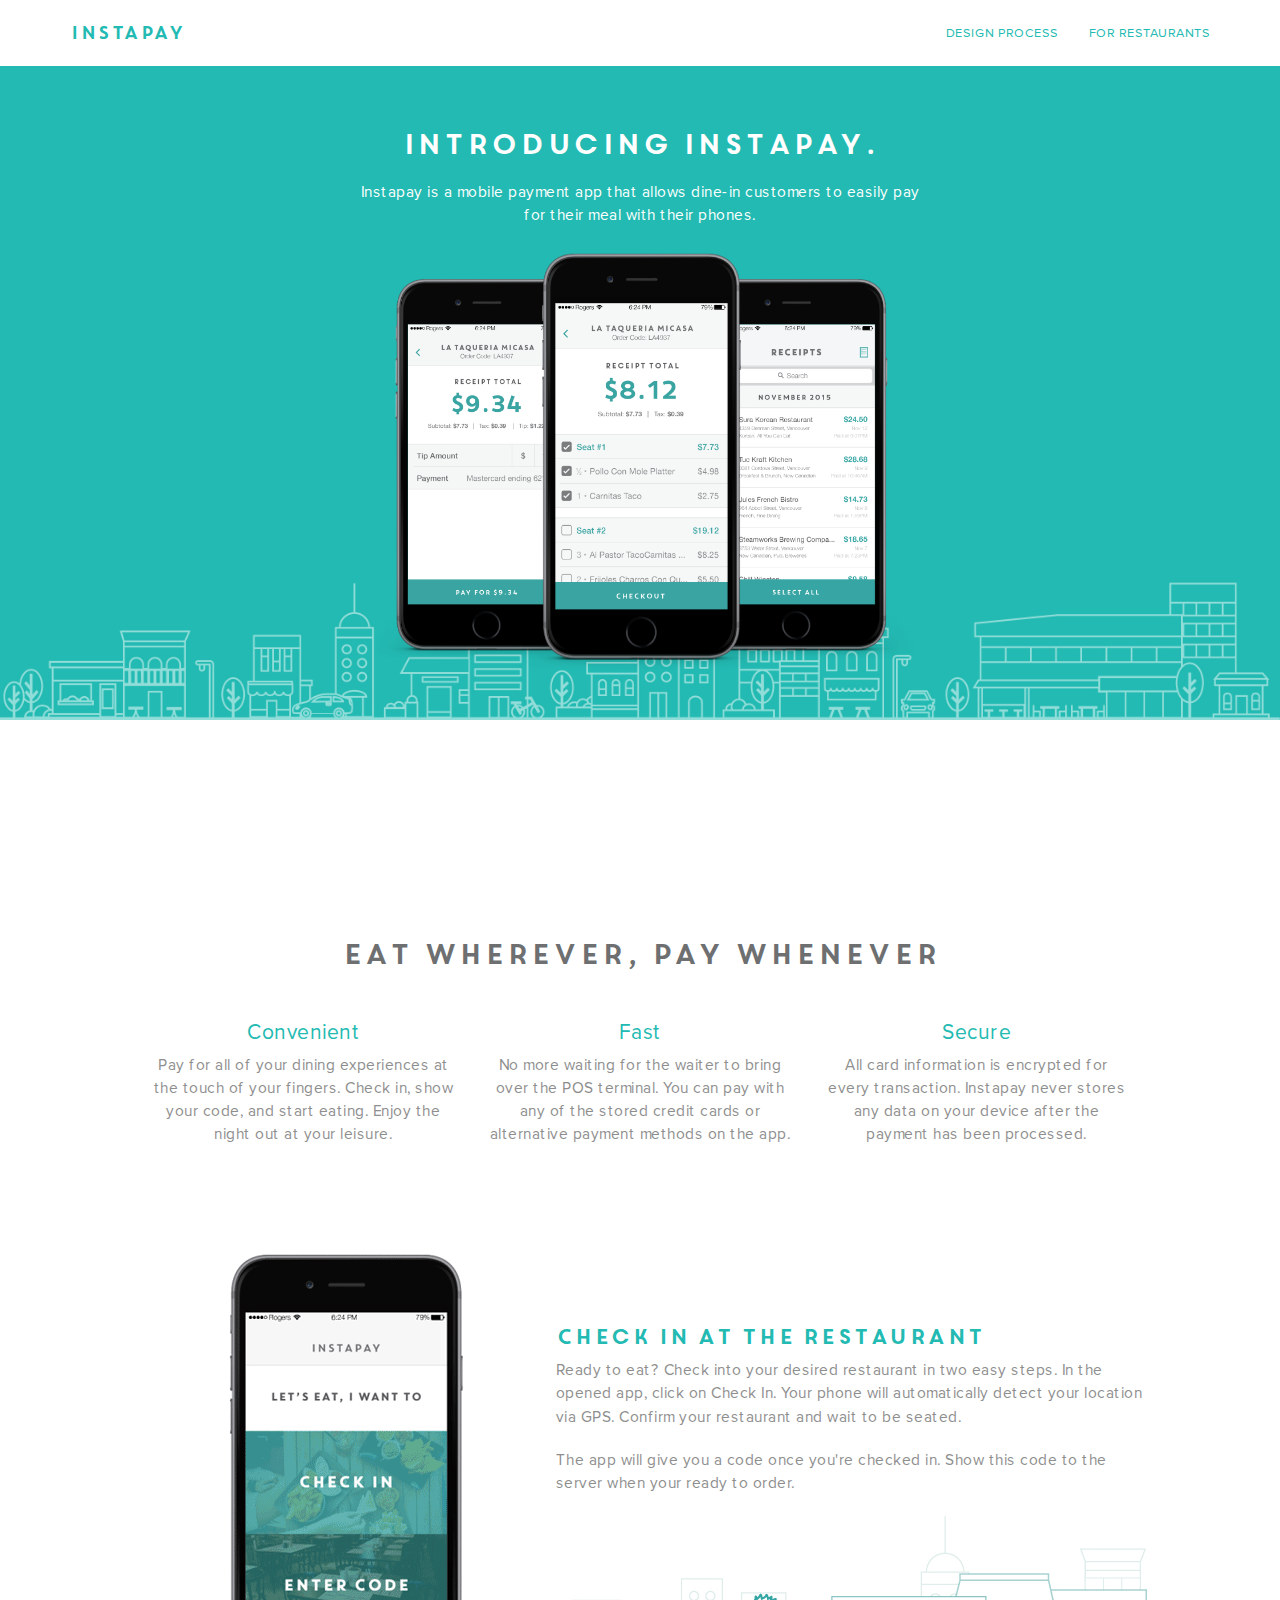
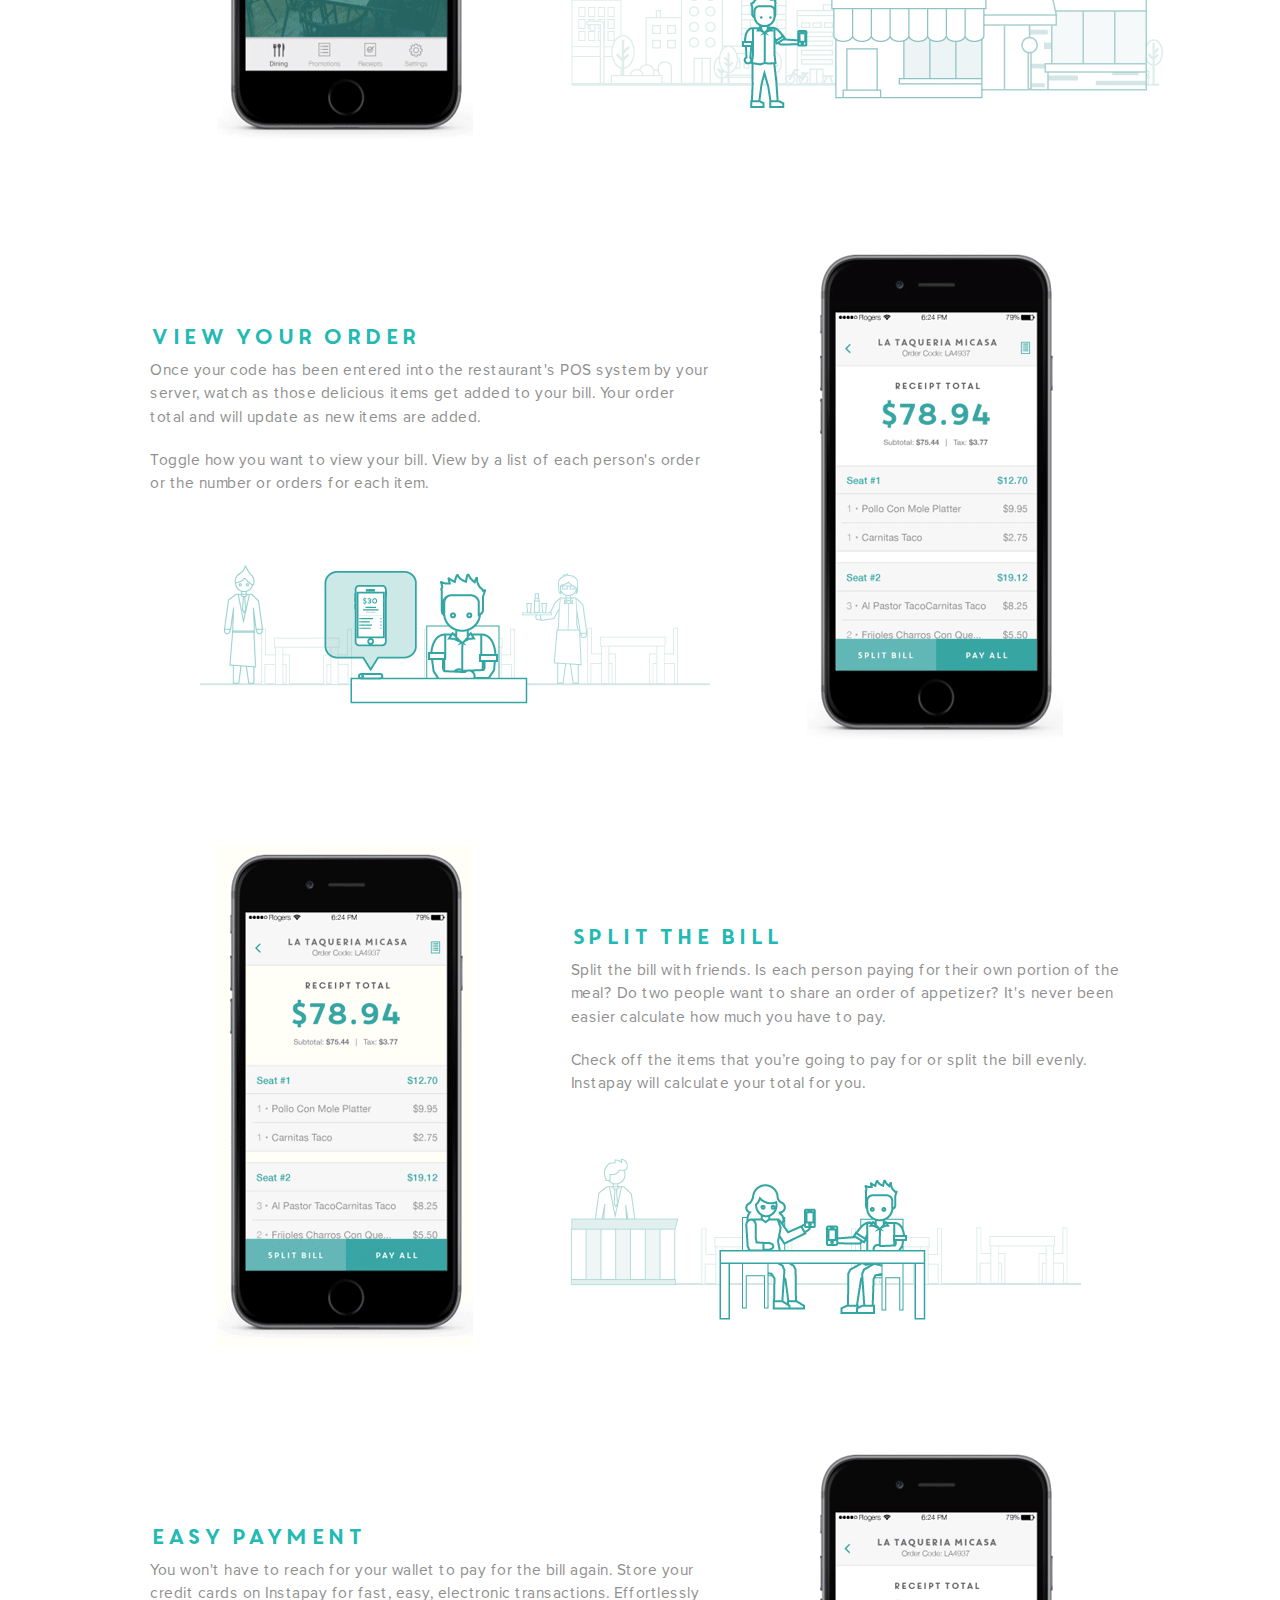
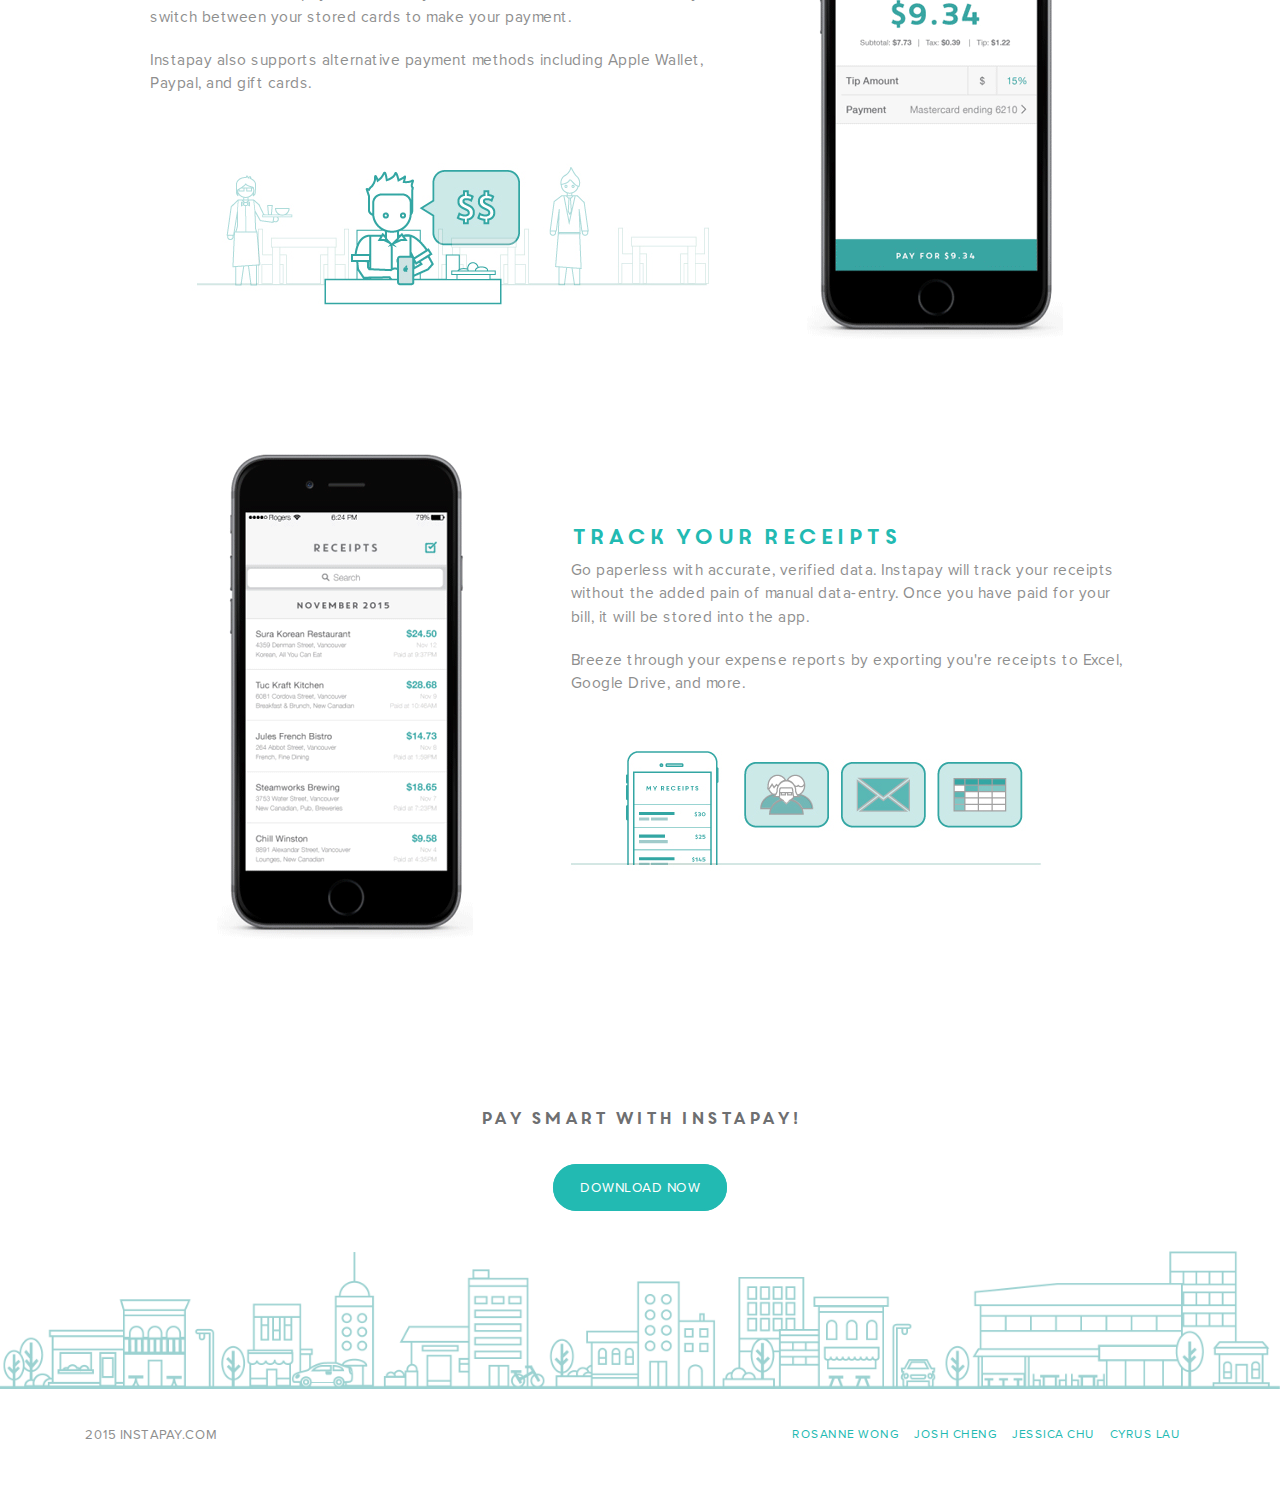
<file: index.html>
<!DOCTYPE html>
<html lang="en">
  <head>
    <meta charset="utf-8">
    <meta http-equiv="X-UA-Compatible" content="IE=edge">
    <meta name="viewport" content="width=device-width, initial-scale=1">
    <!-- The above 3 meta tags *must* come first in the head; any other head content must come *after* these tags -->
    <title>Instapay</title>

    <!-- Bootstrap -->
    <link href="css/bootstrap.min.css" rel="stylesheet">
    <link href="css/app.css" rel="stylesheet">
  </head>
  <body>
    <nav class="navbar navbar-default navbar-fixed-top">
      <div class="container">
        <!-- Brand and toggle get grouped for better mobile display -->
        <div class="navbar-header">
          <button type="button" class="navbar-toggle collapsed" data-toggle="collapse" data-target="#bs-example-navbar-collapse-1" aria-expanded="false">
            <span class="sr-only">Toggle navigation</span>
            <span class="icon-bar"></span>
            <span class="icon-bar"></span>
            <span class="icon-bar"></span>
          </button>
          <a class="navbar-brand" href="#mainHeader">INSTAPAY</a>
        </div>

        <!-- Collect the nav links, forms, and other content for toggling -->
        <div class="collapse navbar-collapse" id="bs-example-navbar-collapse-1">
          <ul class="nav navbar-nav navbar-right">
            <li><a href="process.html">Design Process</a></li>
            <li><a href="restaurants.html">For Restaurants</a></li>
          </ul>
        </div><!-- /.navbar-collapse -->
      </div><!-- /.container -->
    </nav>

    <section id="mainHeader" class="header">
      <div class="container">
        <div class="mainHeaderCopy headerCopy">
          <h1>Introducing Instapay.</h1>
          <p>Instapay is a mobile payment app that allows dine-in customers to easily pay for their meal with their phones.</p>
          <img class="img-responsive" src="images/mockups-header.png" />
        </div>
      </div>
    </section>

    <section id="features">
      <div class="container">
        <div class="row">
          <h1>Eat Wherever, Pay Whenever</h1>
          <div class="col-md-4">
            <h2>Convenient</h2>
            <p>Pay for all of your dining experiences at the touch of your fingers. Check in, show your code, and start eating. Enjoy the night out at your leisure.</p>
          </div>
          <div class="col-md-4">
            <h2>Fast</h2>
            <p>No more waiting for the waiter to bring over the POS terminal. You can pay with any of the stored credit cards or alternative payment methods on the app.</p>
          </div>
          <div class="col-md-4">
            <h2>Secure</h2>
            <p>All card information is encrypted for every transaction. Instapay never stores any data on your device after the payment has been processed.
</p>
          </div>
          
        </div>
      </div>
    </section>

    <section id="checkIn" class="consumer">
      <div class="container">
        <div id="checkInBackground">
        <div class="row no-gutter">
          <div class="col-md-7 col-md-push-5">
            <h2>Check in at the restaurant</h2>
            <p>Ready to eat? Check into your desired restaurant in two easy steps. In the opened app, click on Check In. Your phone will automatically detect your location via GPS. Confirm your restaurant and wait to be seated.</p>
            <p>The app will give you a code once you're checked in. Show this code to the server when your ready to order.</p>
          </div>
          <div class="col-md-5 col-md-pull-7">
            <p><img class="img-responsive" src="images/checkin-mockup.gif" /></p>
          </div>
        </div>
        </div>
      </div>
    </section>

    <section id="viewOrder" class="consumer">
      <div class="container">
        <div id="viewOrderBackground">
        <div class="row">
          <div class="col-md-7">
            <h2>View your order</h2>
            <p>Once your code has been entered into the restaurant's POS system by your server, watch as those delicious items get added to your bill. Your order total and will update as new items are added.</p>
            <p>Toggle how you want to view your bill. View by a list of each person's order or the number or orders for each item.</p>
          </div>
          <div class="col-md-5">
             <p><img class="img-responsive" src="images/vieworder-mockup.gif" /></p>
          </div>
        </div>
        </div>
      </div>
    </section>

    <section id="splitBills" class="consumer">
      <div class="container">
        <div id="splitBillsBackground">
        <div class="row">
          <div class="col-md-7 col-md-push-5">
            <h2>Split the bill</h2>
            <p>Split the bill with friends. Is each person paying for their own portion of the meal? Do two people want to share an order of appetizer? It's never been easier calculate how much you have to pay.

            <p>Check off the items that you’re going to pay for or split the bill evenly. Instapay will calculate your total for you.</p>
          </div>
          <div class="col-md-5 col-md-pull-7">
            <p><img class="img-responsive" src="images/splitbill-mockup.gif" /></p>
          </div>
        </div>
        </div>
      </div>
    </section>

    <section id="easyPayment" class="consumer">
      <div class="container">
        <div id="easyPaymentBackground">
        <div class="row">
          <div class="col-md-7">
            <h2>Easy Payment</h2>
            <p>You won't have to reach for your wallet to pay for the bill again. Store your credit cards on Instapay for fast, easy, electronic transactions. Effortlessly switch between your stored cards to make your payment.</p>
            <p>Instapay also supports alternative payment methods including Apple Wallet, Paypal, and gift cards.</p>
          </div>
          <div class="col-md-5">
             <p><img class="img-responsive" src="images/easypay-mockup.gif" /></p>
          </div>
        </div>
        </div>
      </div>
    </section>

    <section id="exportReceipts" class="consumer">
      <div class="container">
        <div id="exportReceiptsBackground">
        <div class="row">
          <div class="col-md-7 col-md-push-5">
            <h2>Track your receipts</h2>
            <p>Go paperless with accurate, verified data. Instapay will track your receipts without the added pain of manual data-entry. Once you have paid for your bill, it will be stored into the app.</p>
            <p>Breeze through your expense reports by exporting you're receipts to Excel, Google Drive, and more.</p>
          </div>
          <div class="col-md-5 col-md-pull-7">
            <img class="img-responsive" src="images/exportreceipts.gif" />
          </div>
        </div>
        </div>
      </div>
    </section>

    <section id="download">
      <div class="container-fluid">
        <p>Pay smart with Instapay!</p>
        <br/>
        <p><a class="btn-primary" href="#">DOWNLOAD NOW</a></p>
      </div>
    </section>

    <footer>
      <div class="container">
        <div class="row">
          <div class="col-md-6">
            <p>2015 Instapay.com</p>
          </div>
          <div class="col-md-6">
             <ul class="credits">
              <li>Cyrus Lau</li>
              <li>Jessica Chu</li>
              <li>Josh Cheng</li>
              <li>Rosanne Wong</li>
            </ul>
          </div>
        </div>
      </div>
    </footer>

    <!-- jQuery (necessary for Bootstrap's JavaScript plugins) -->
    <script src="https://ajax.googleapis.com/ajax/libs/jquery/1.11.3/jquery.min.js"></script>
    <!-- Include all compiled plugins (below), or include individual files as needed -->
    <script src="js/bootstrap.min.js"></script>
    <script src="js/custom.js"></script>
  </body>
</html>
</file>
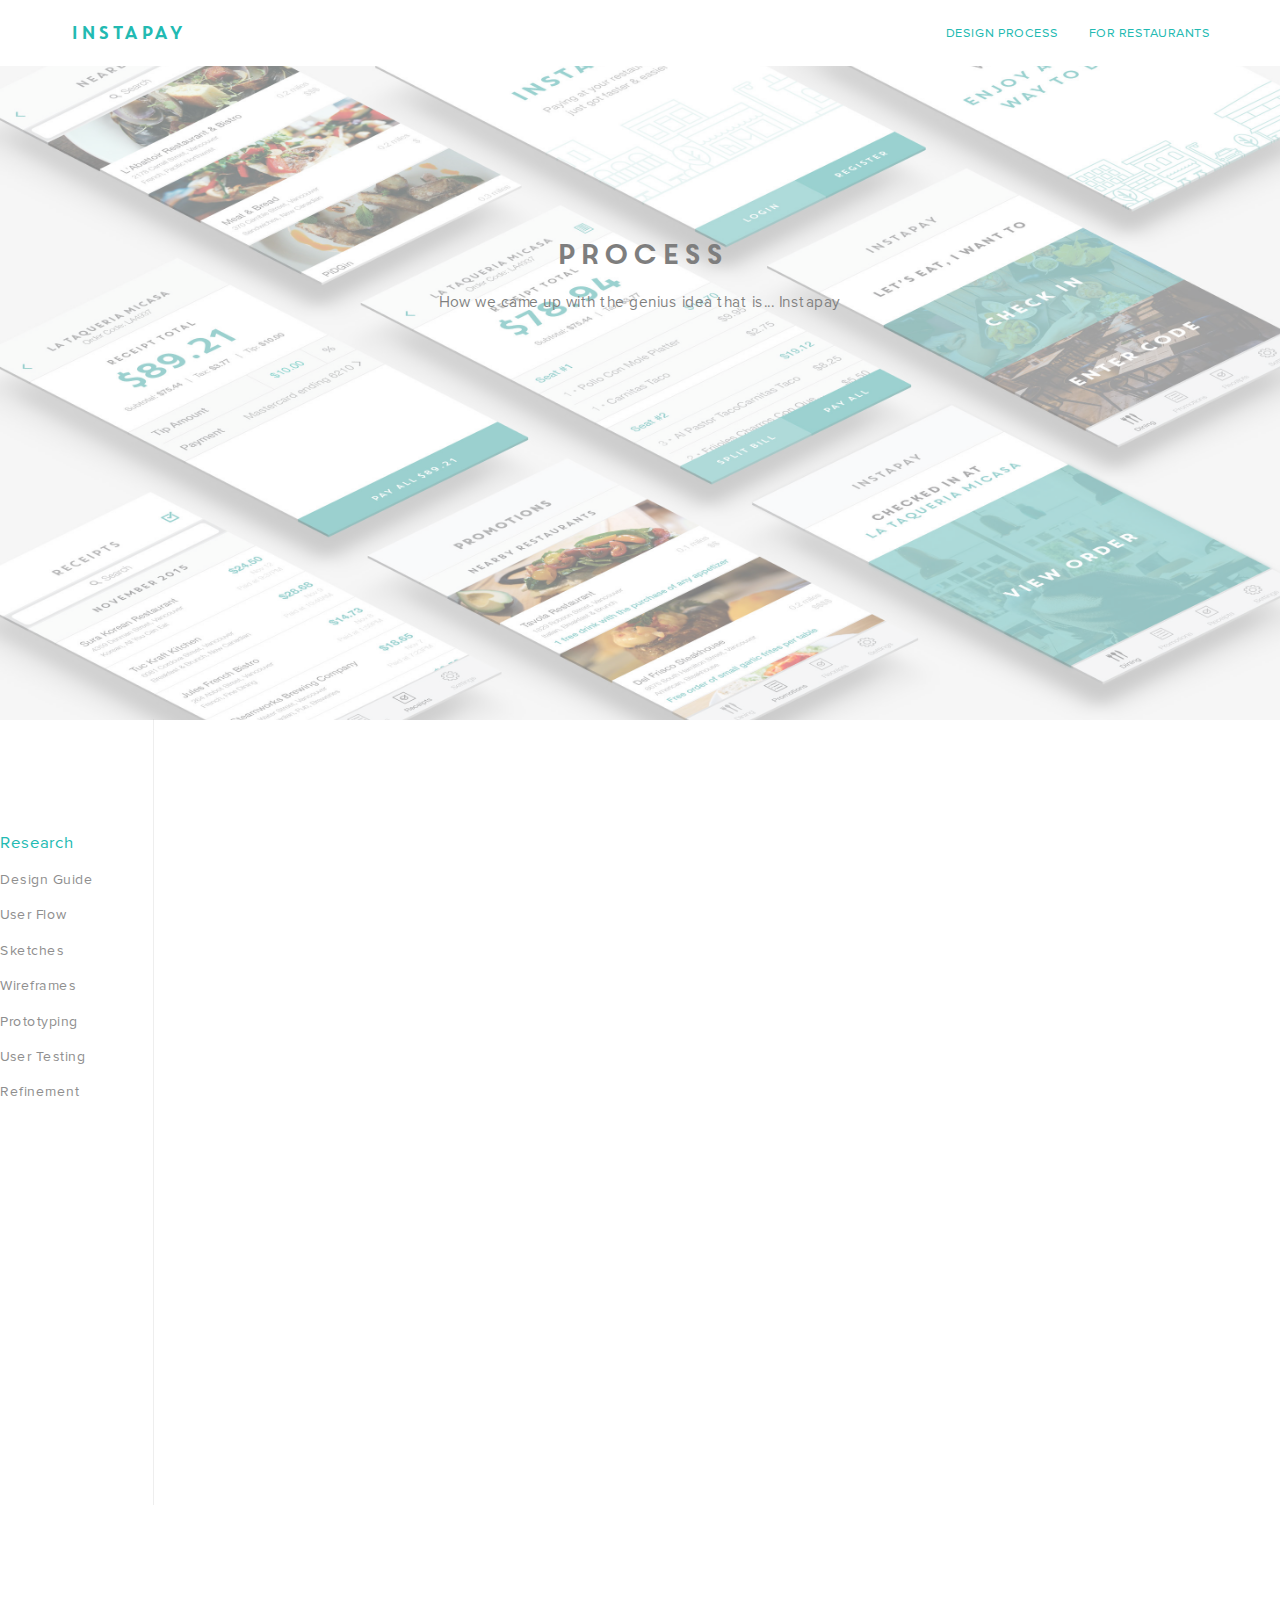
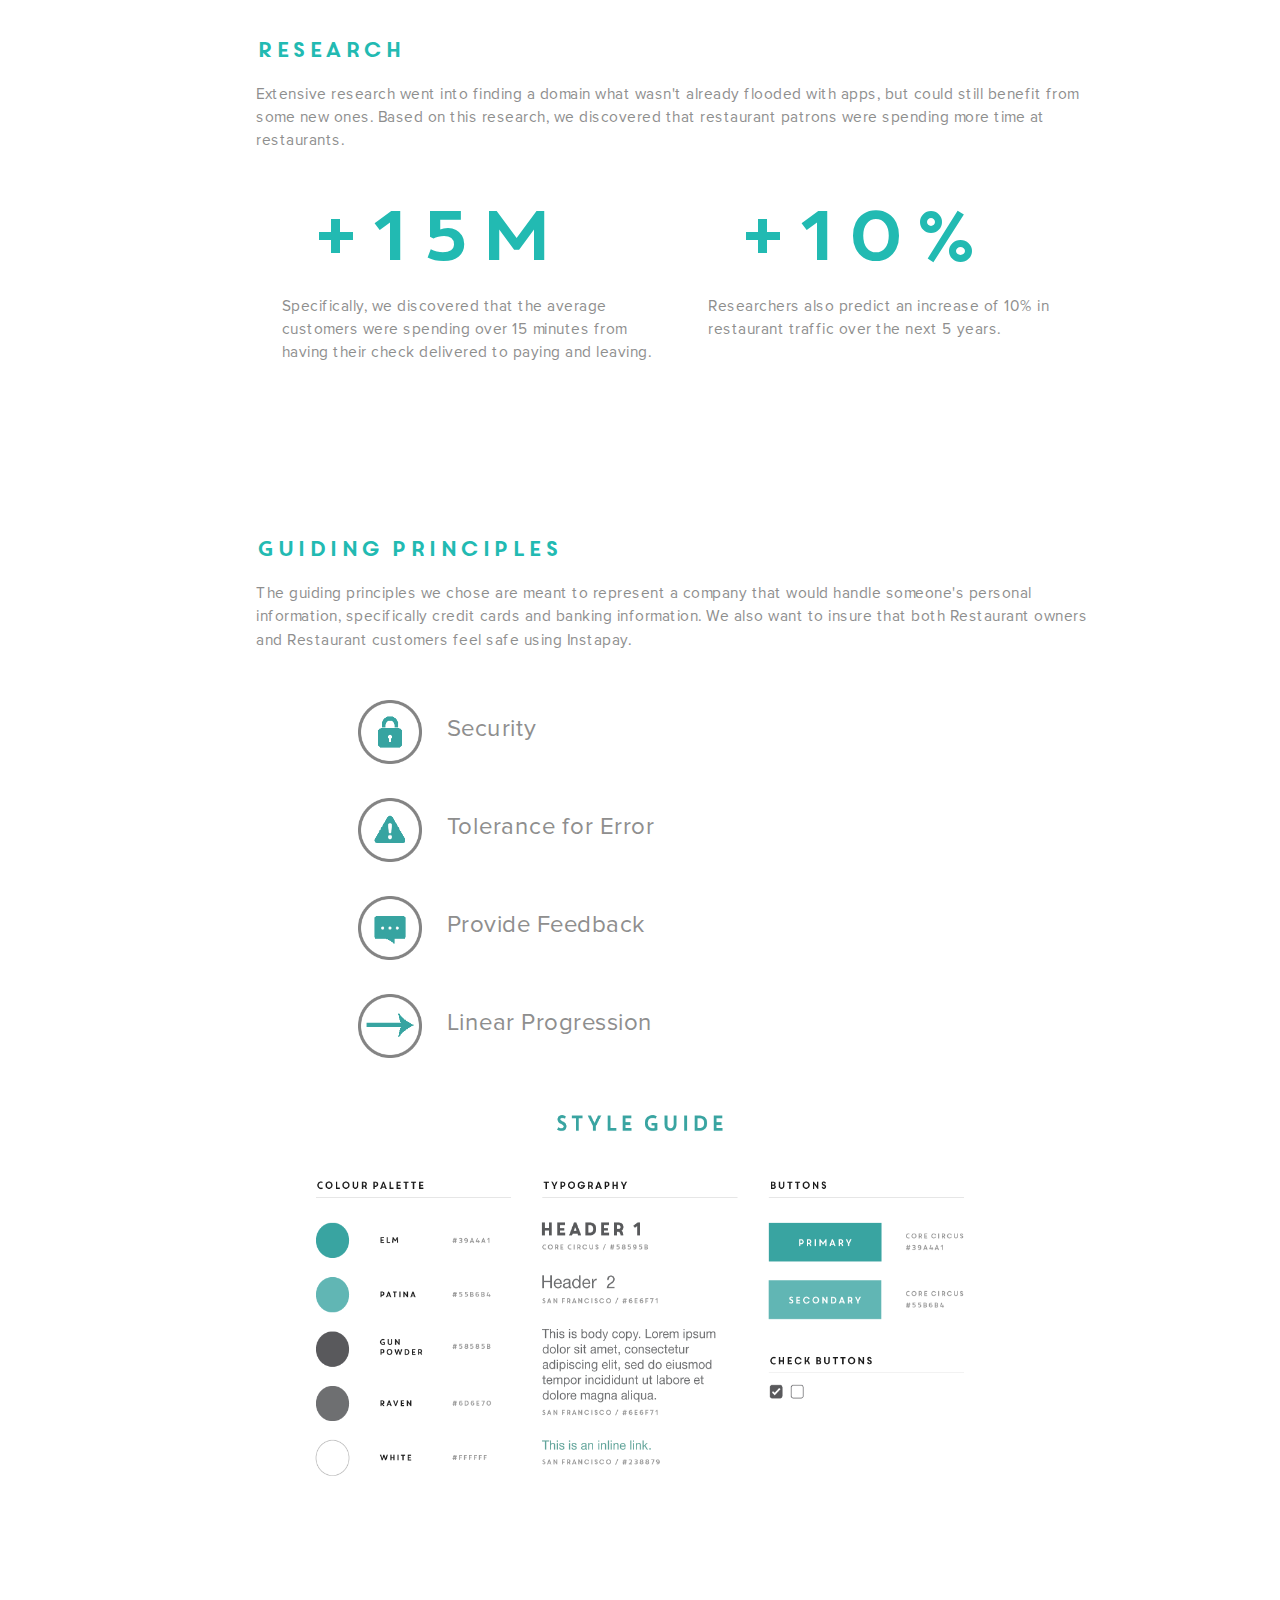
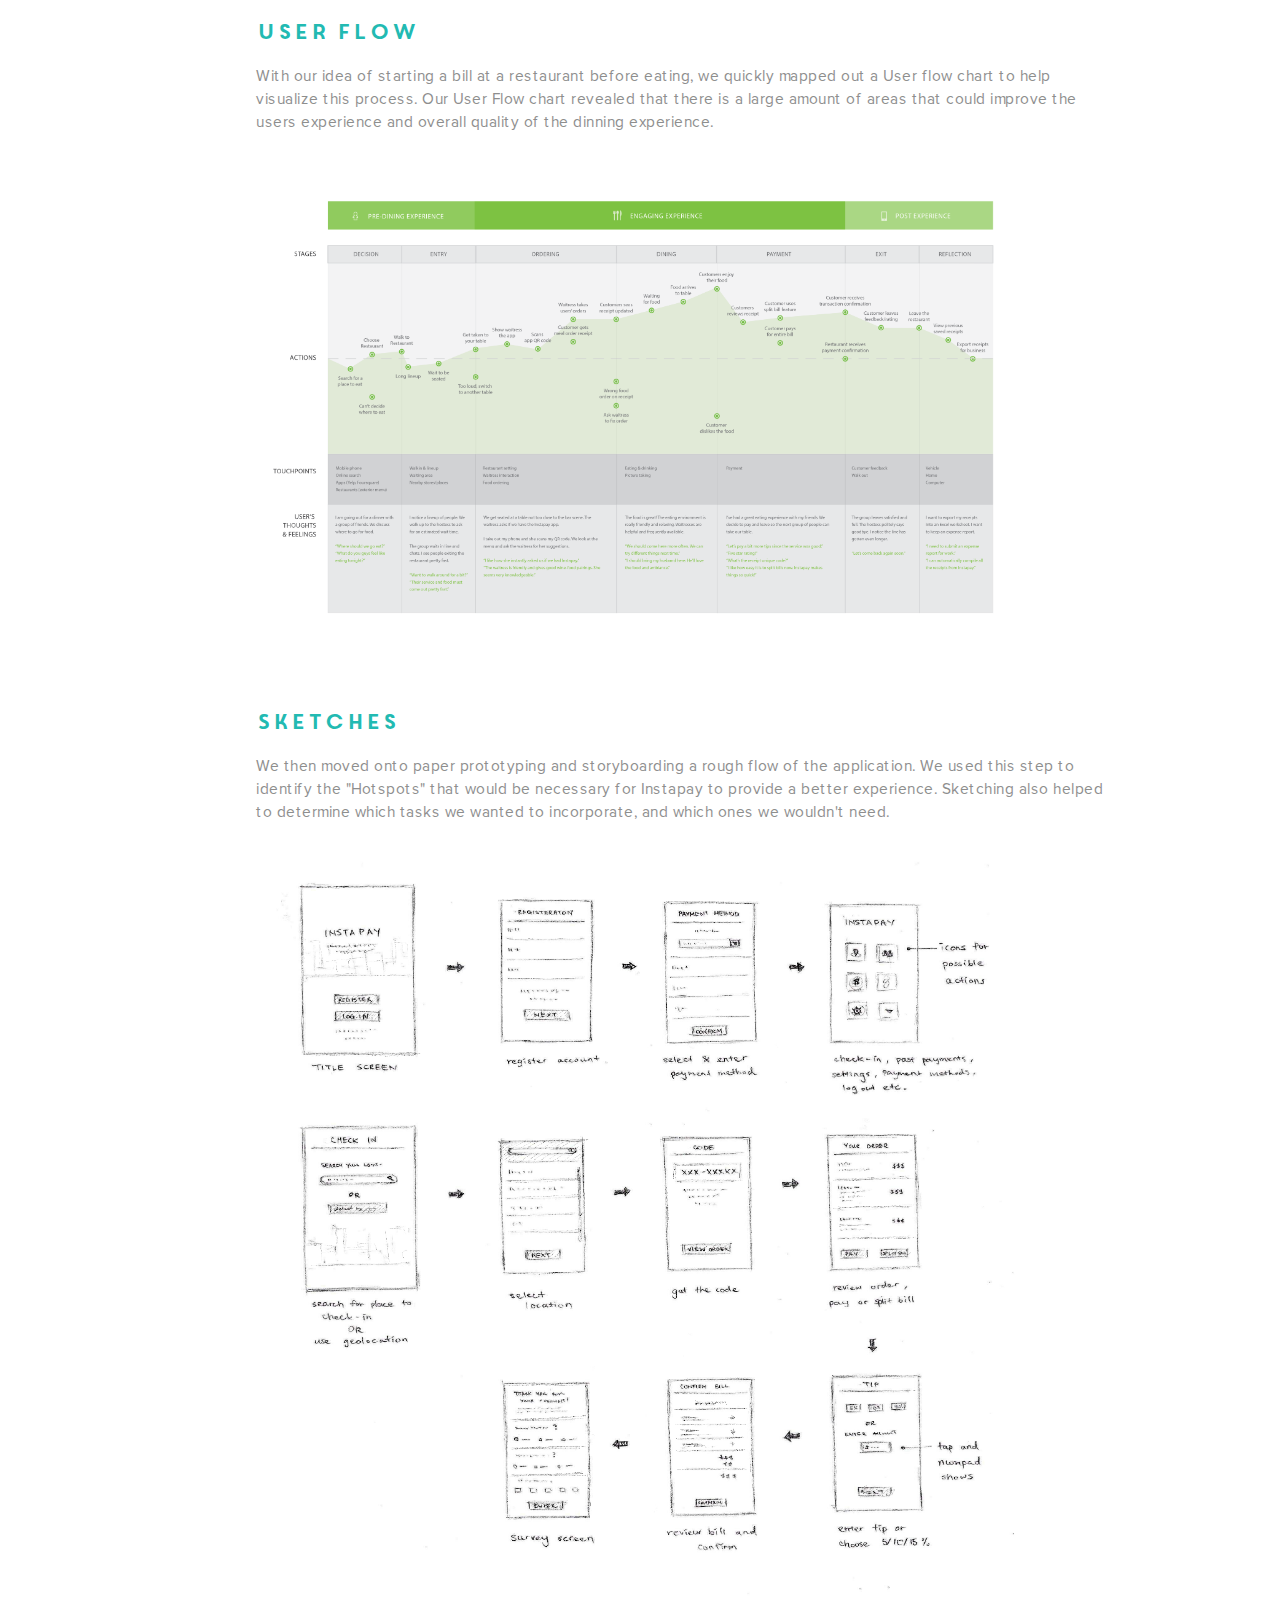
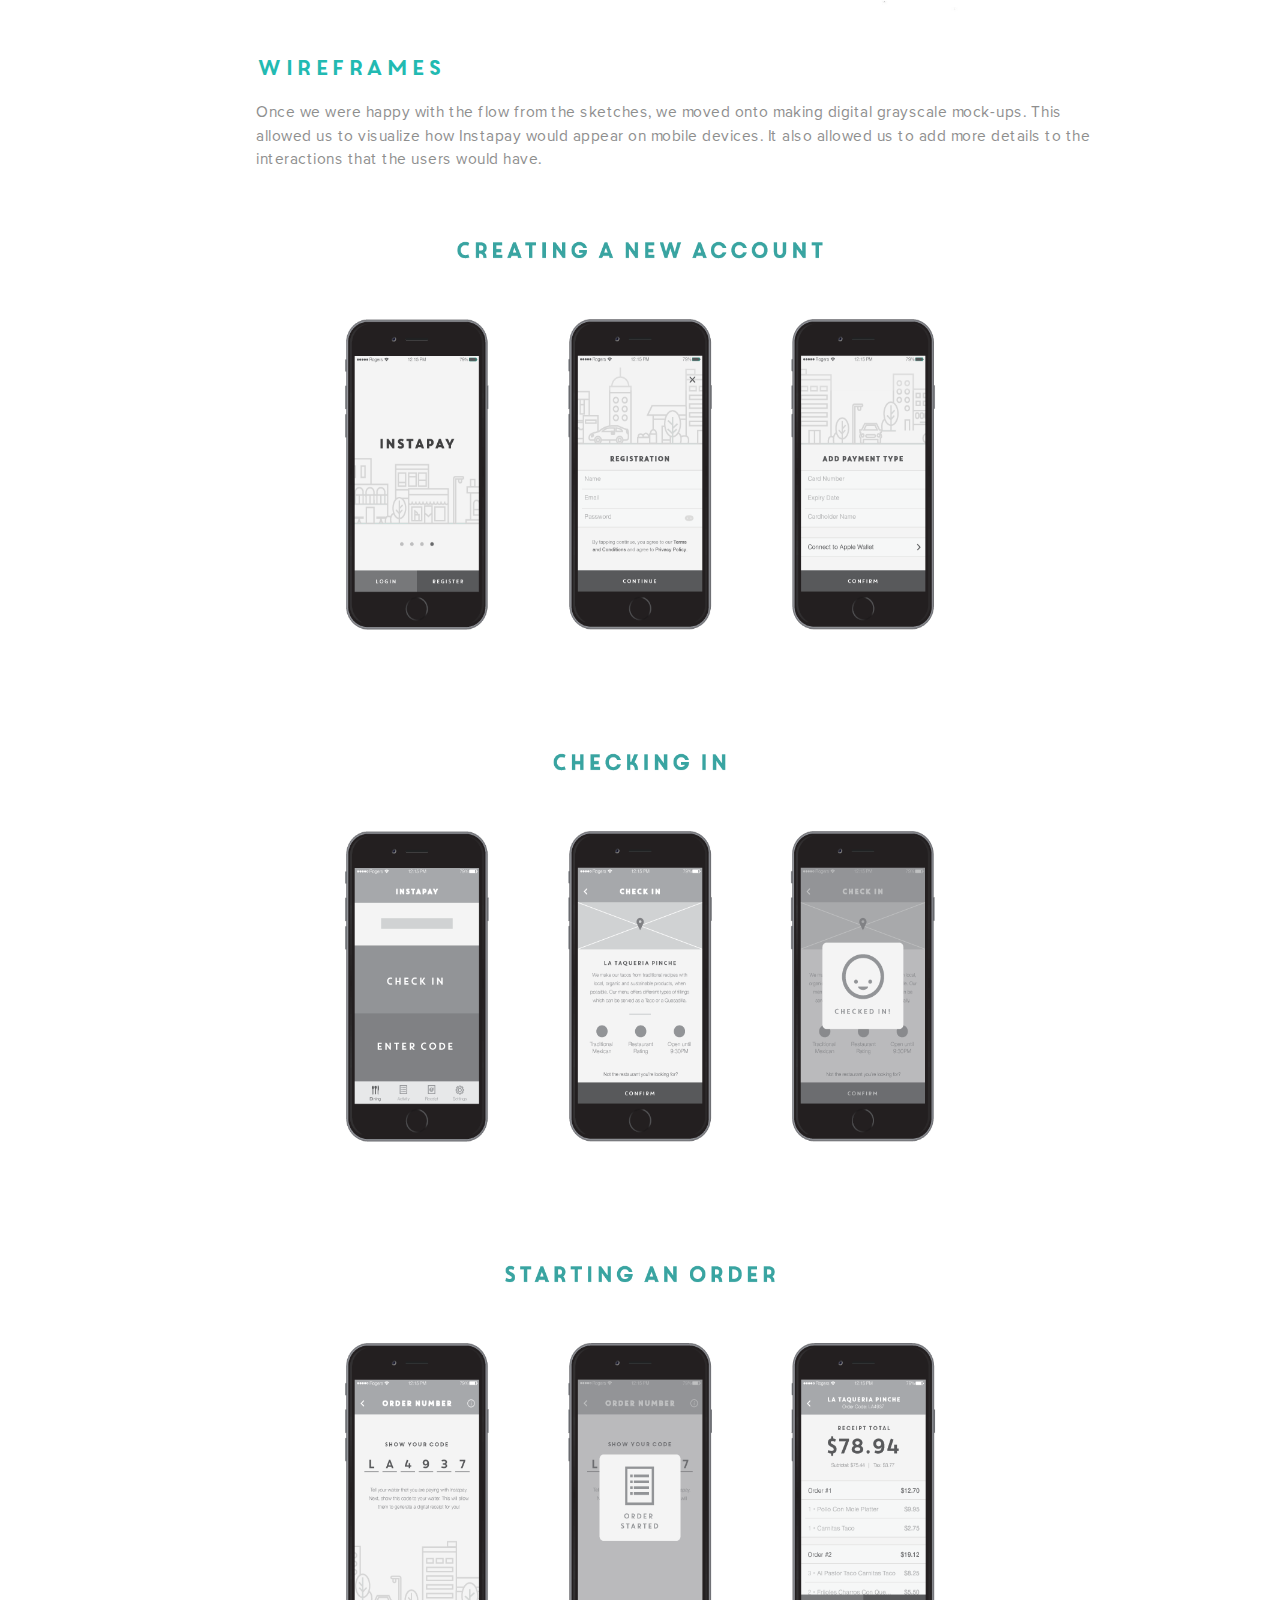
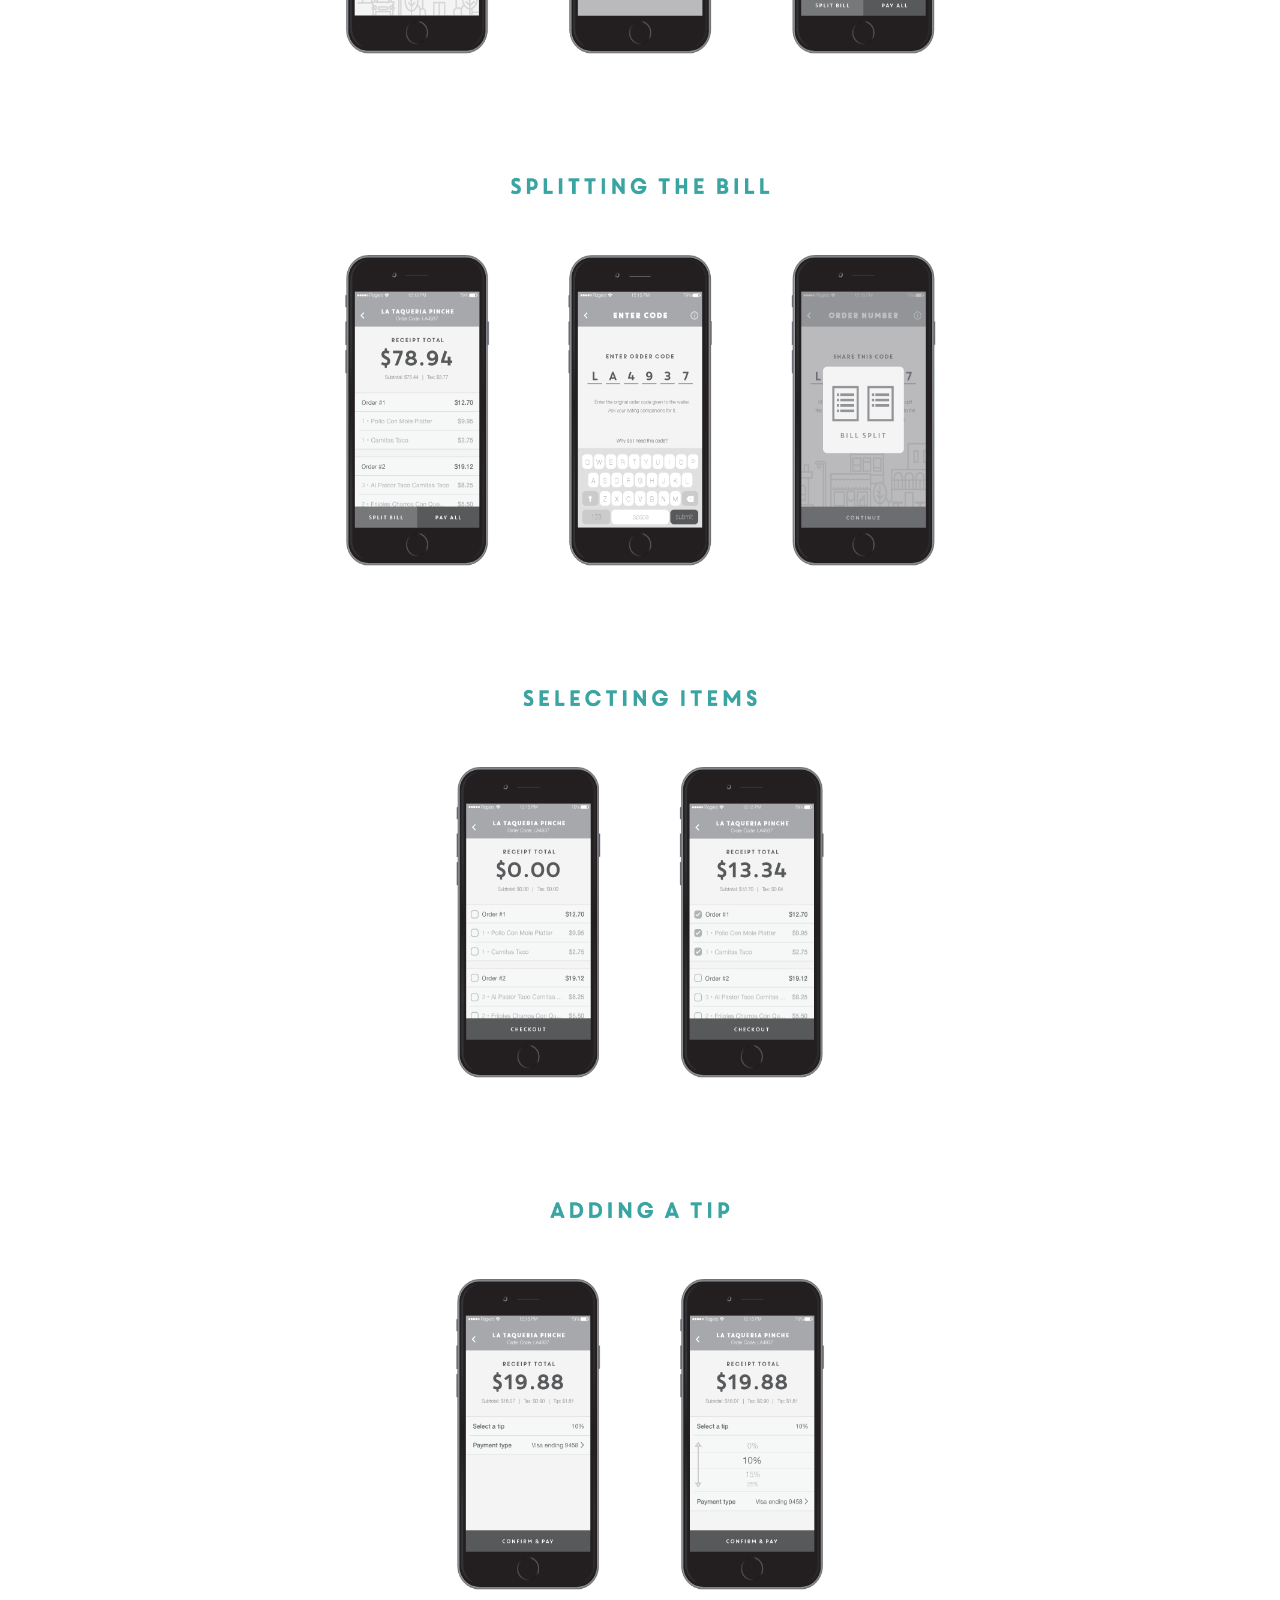
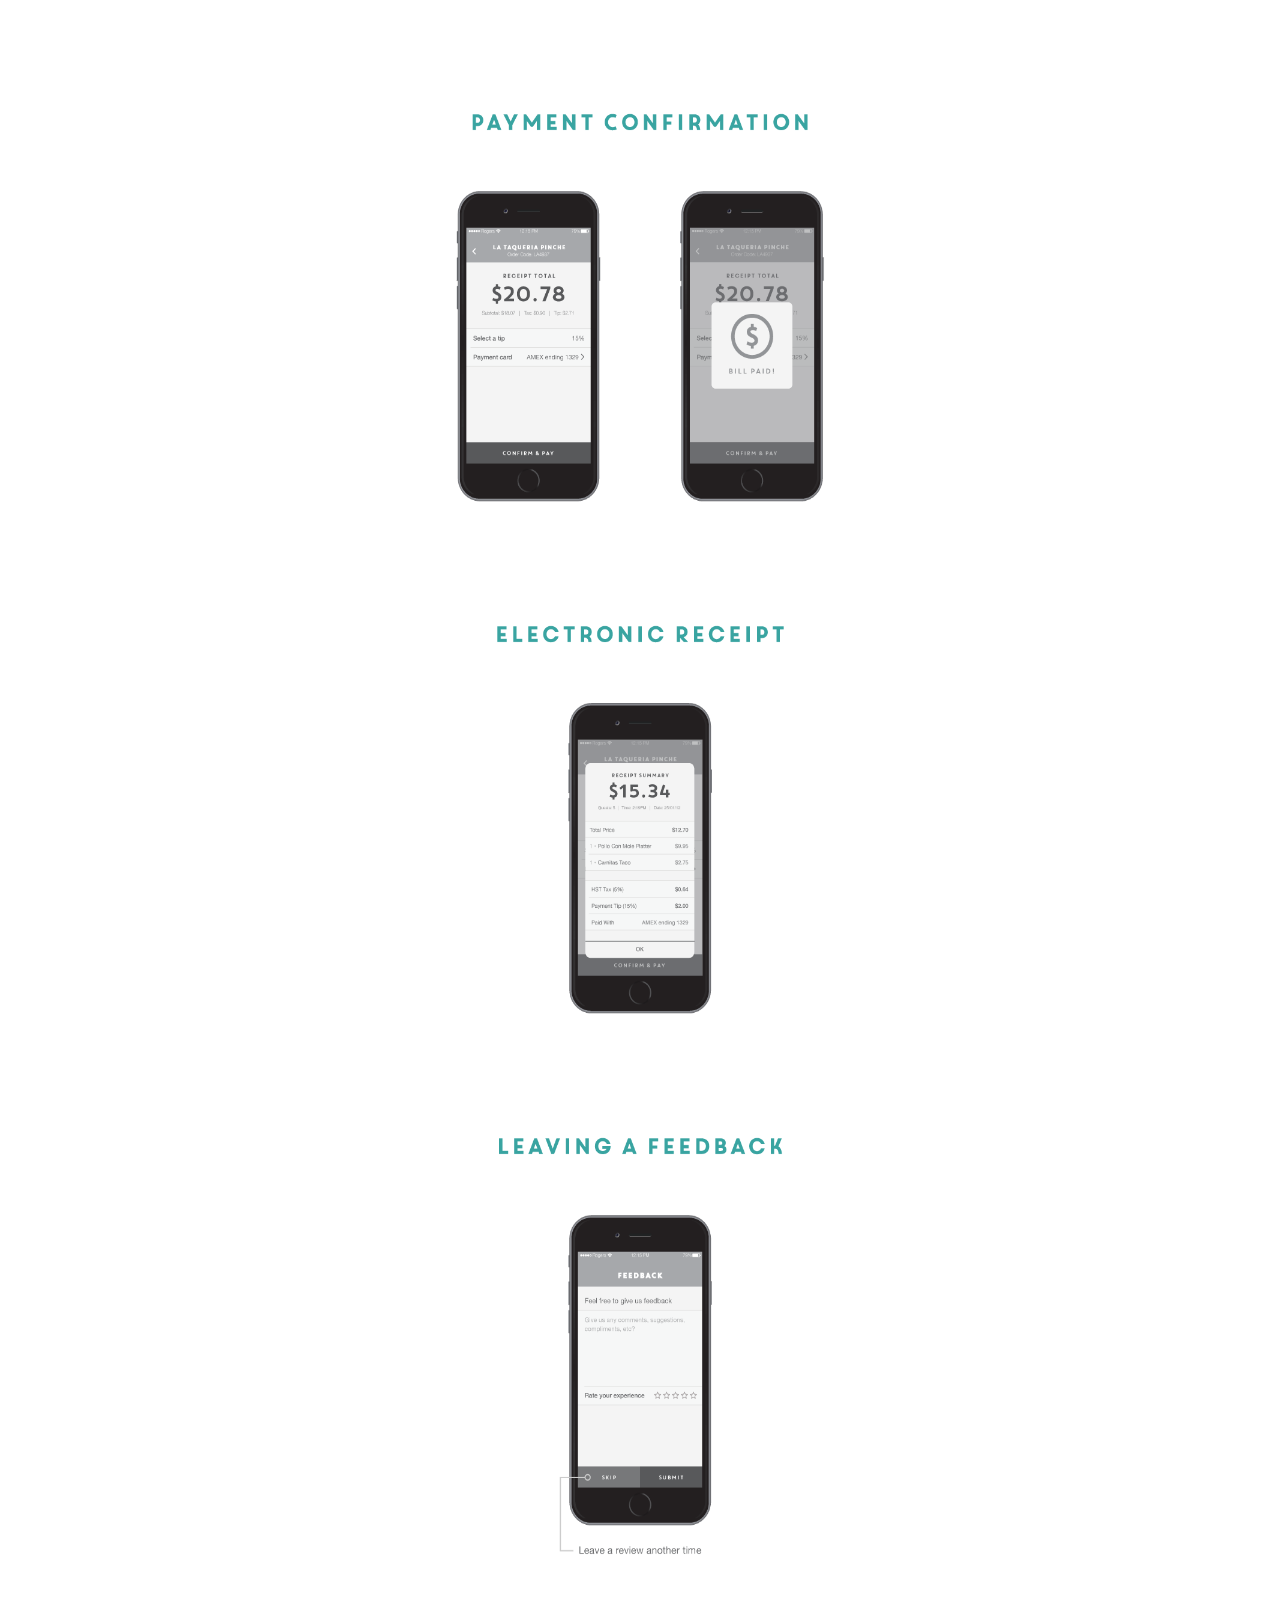
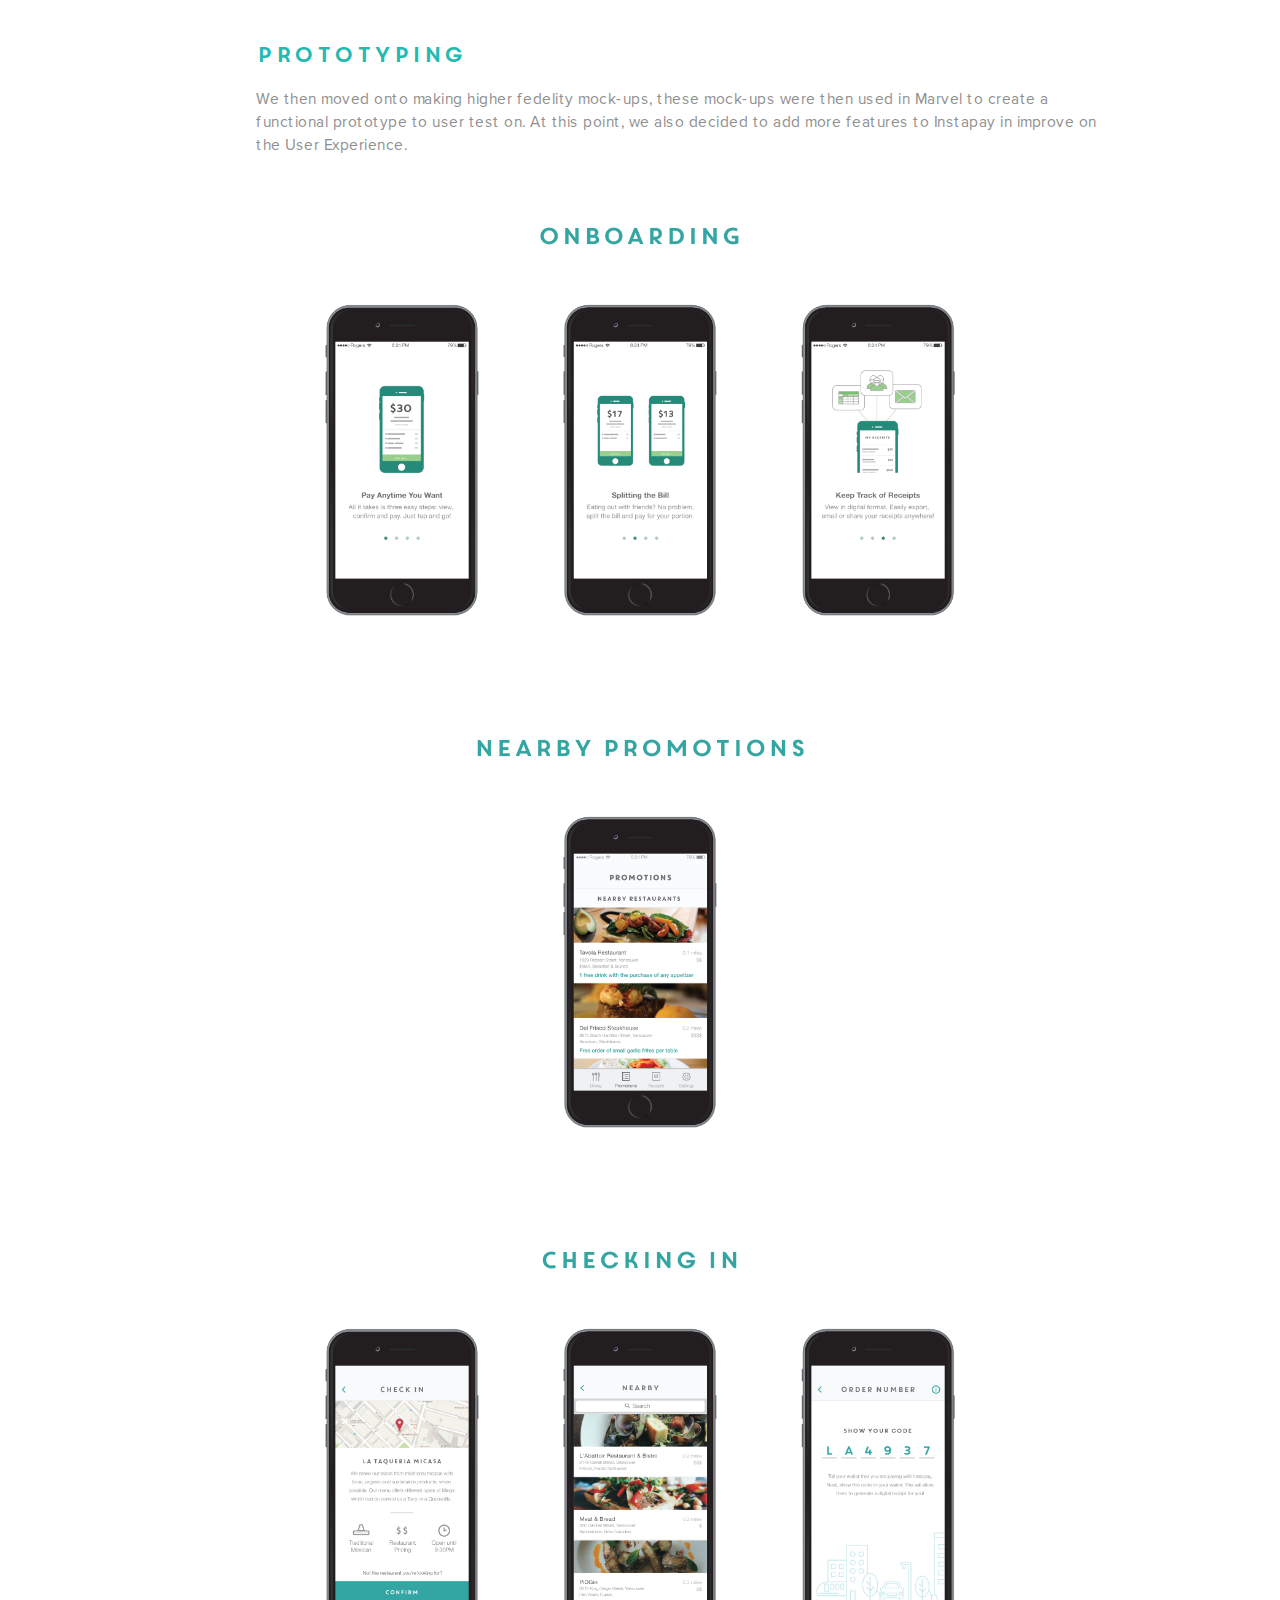
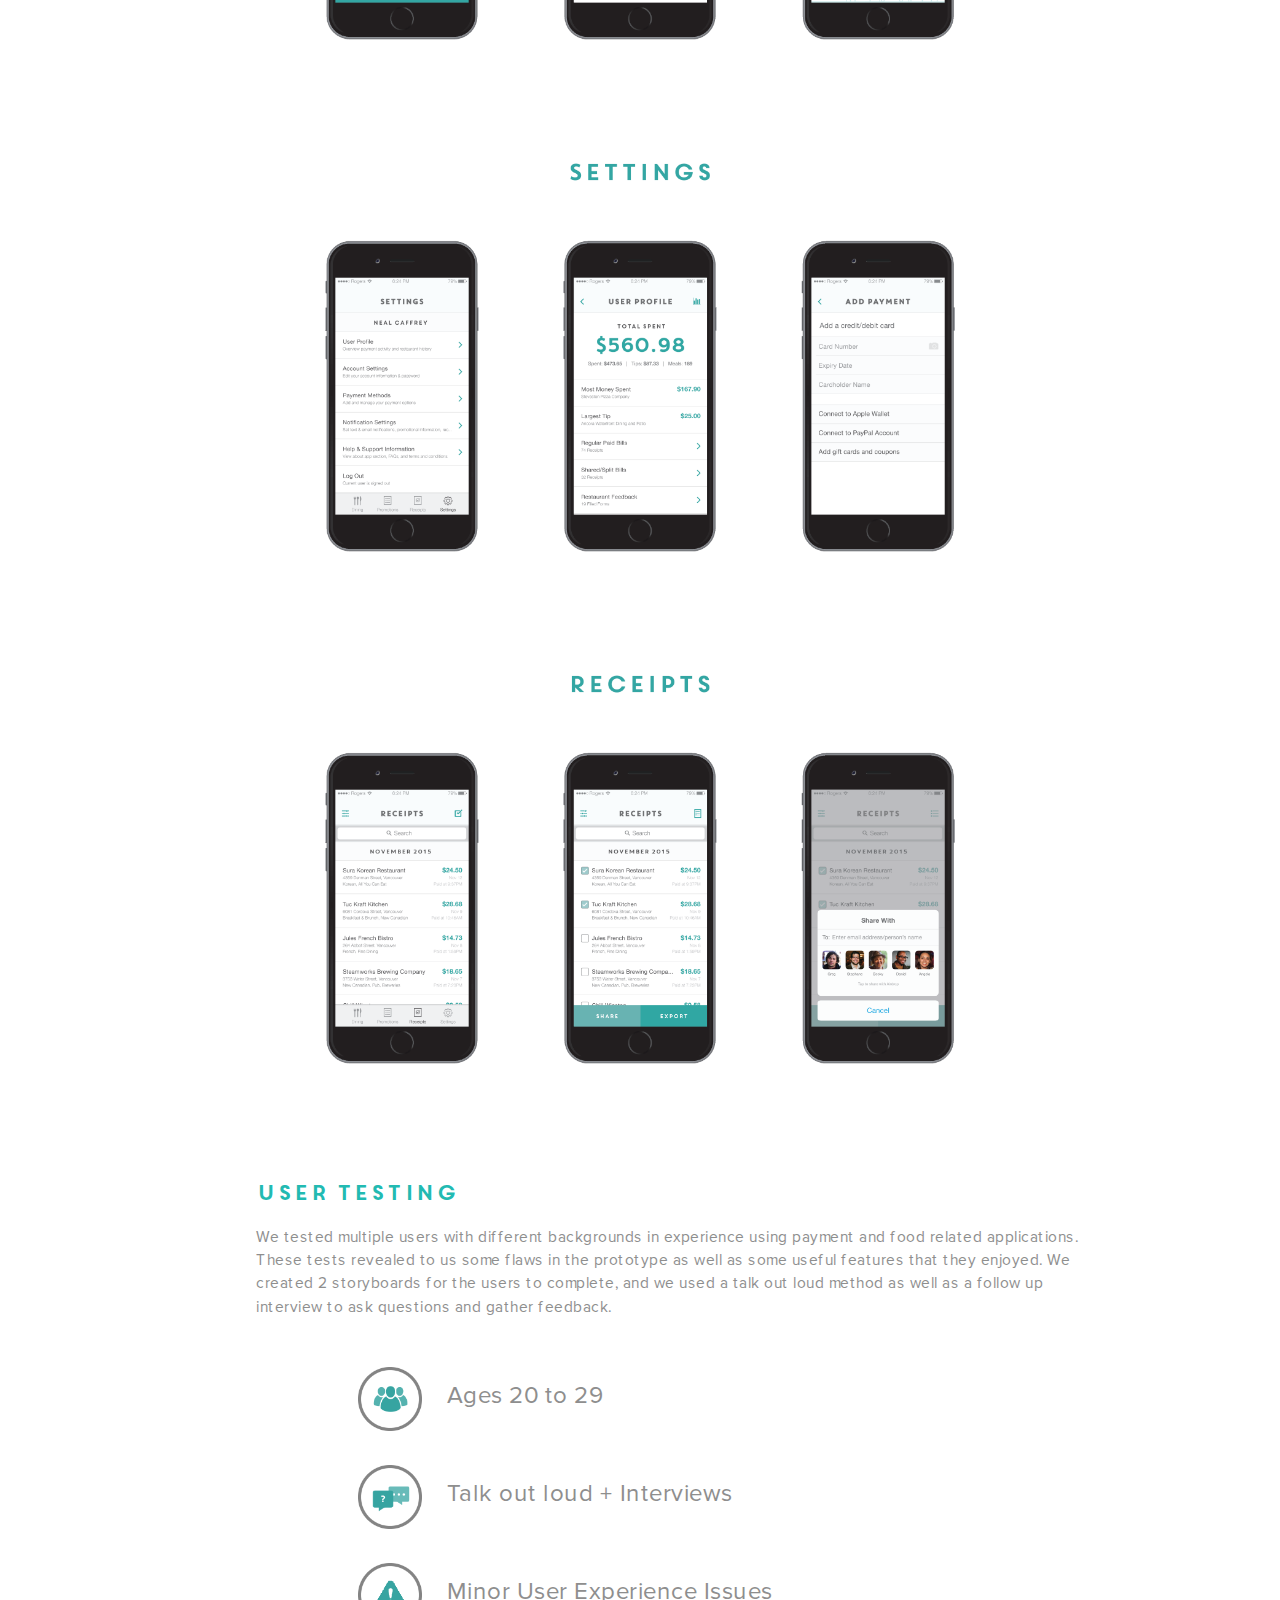
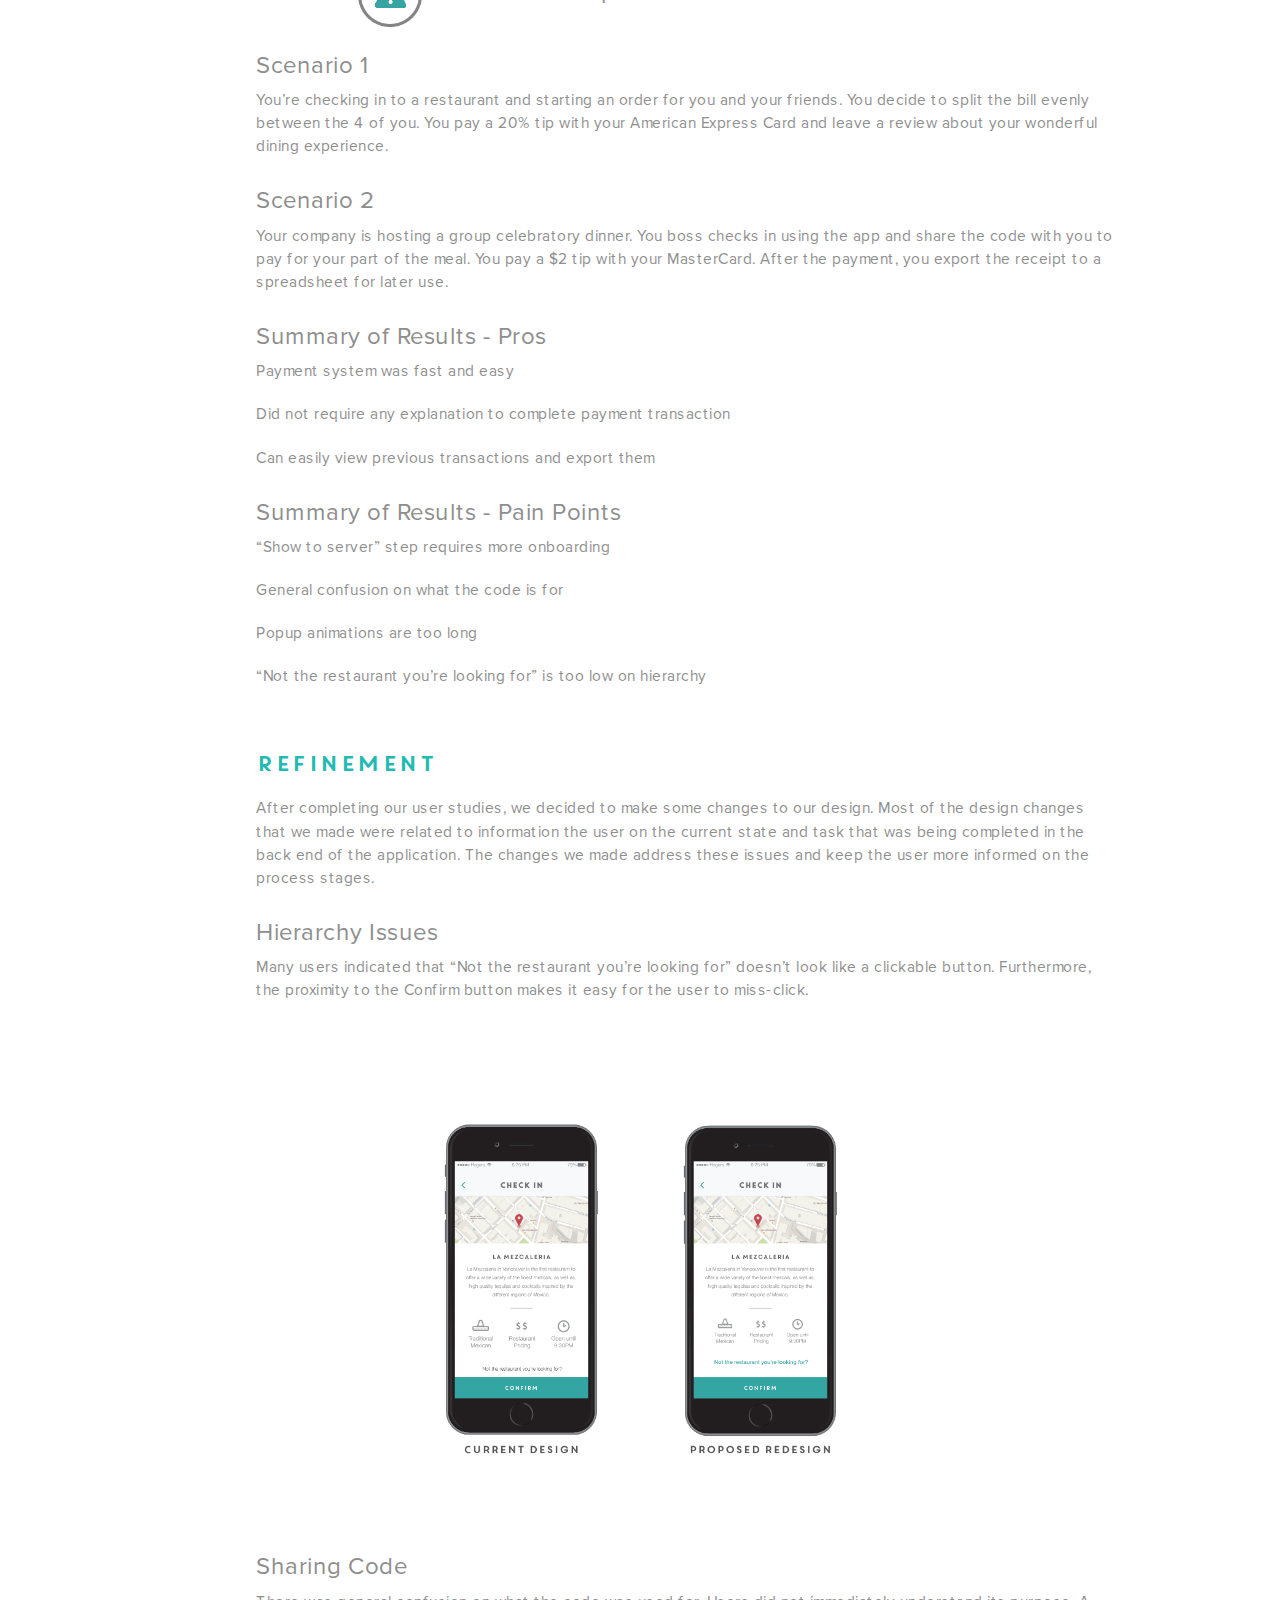
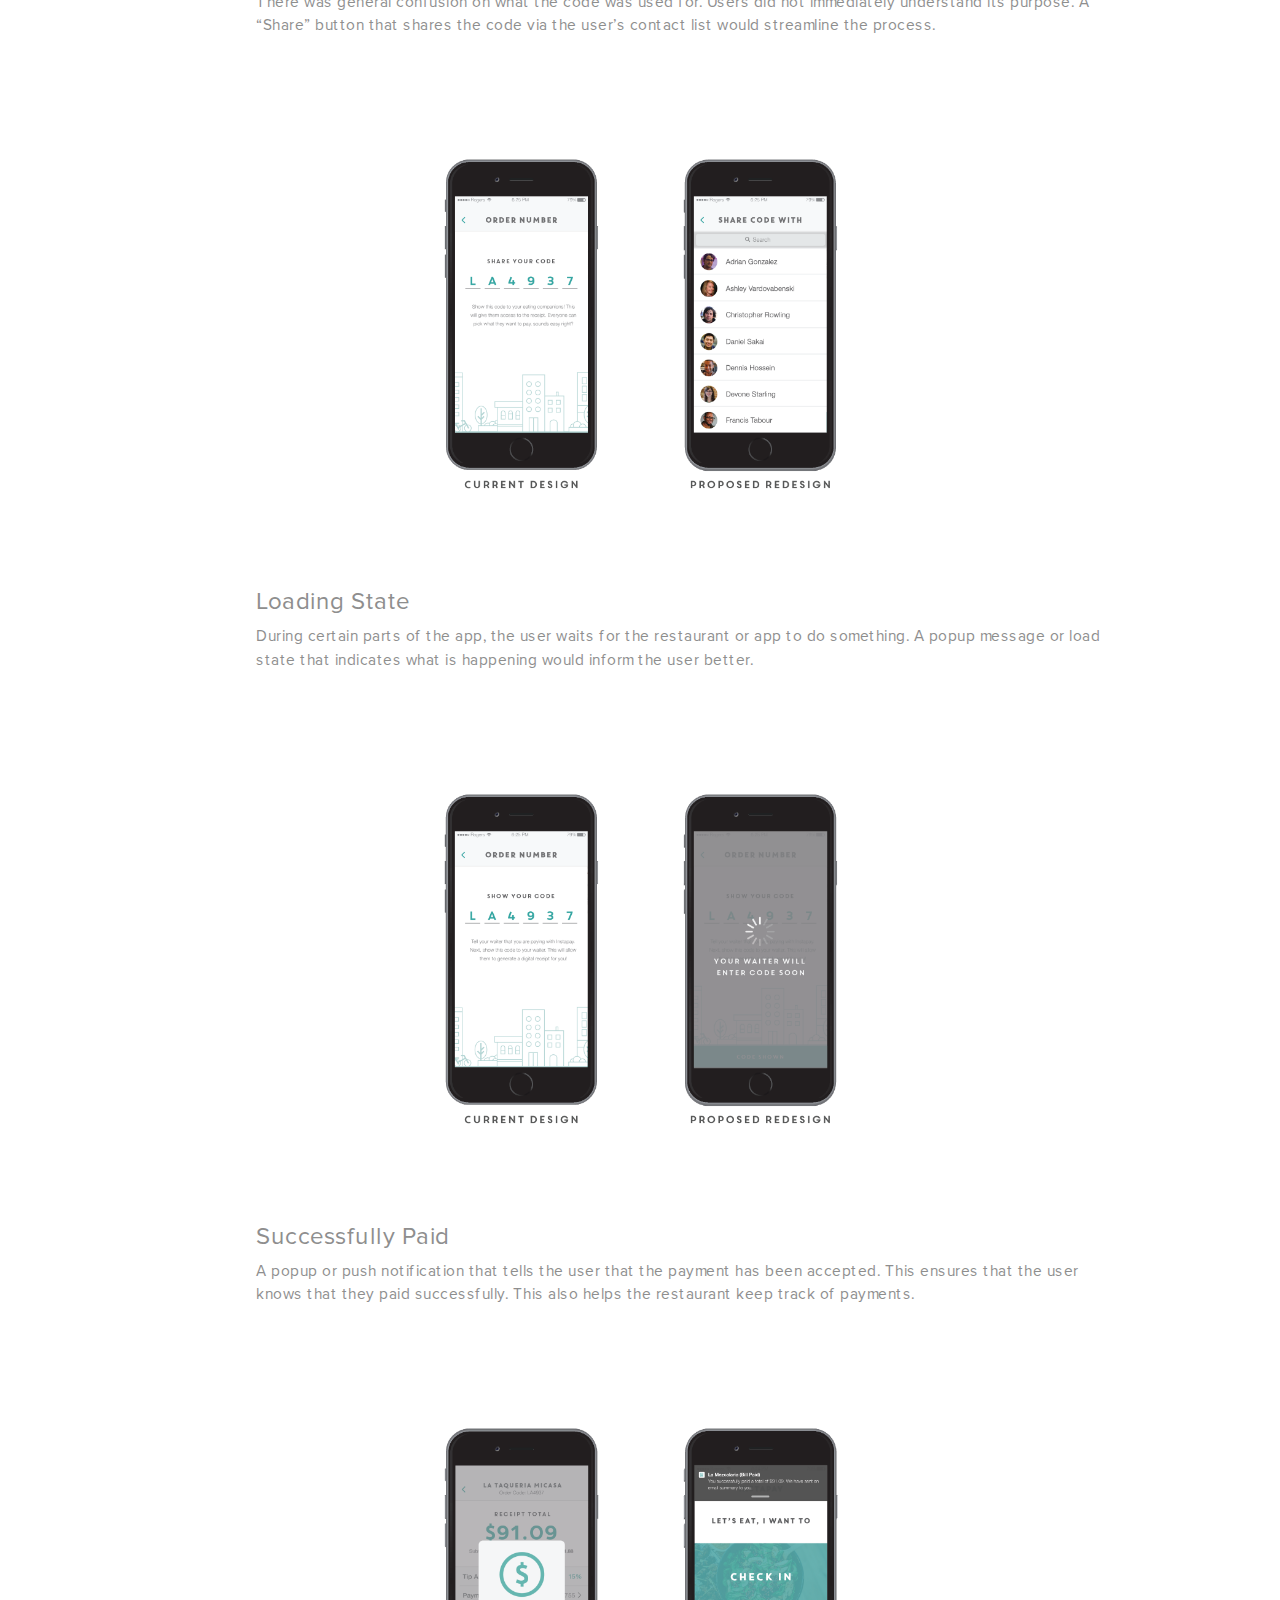
<file: process.html>
<!DOCTYPE html>
<html lang="en">
  <head>
    <meta charset="utf-8">
    <meta http-equiv="X-UA-Compatible" content="IE=edge">
    <meta name="viewport" content="width=device-width, initial-scale=1">
    <!-- The above 3 meta tags *must* come first in the head; any other head content must come *after* these tags -->
    <title>Instapay</title>

    <!-- Bootstrap -->
    <link href="css/bootstrap.min.css" rel="stylesheet">
    <link href="css/style.css" rel="stylesheet">
  </head>
  <body>
    <nav class="navbar navbar-default navbar-fixed-top">
      <div class="container">
        <!-- Brand and toggle get grouped for better mobile display -->
        <div class="navbar-header">
          <button type="button" class="navbar-toggle collapsed" data-toggle="collapse" data-target="#bs-example-navbar-collapse-1" aria-expanded="false">
            <span class="sr-only">Toggle navigation</span>
            <span class="icon-bar"></span>
            <span class="icon-bar"></span>
            <span class="icon-bar"></span>
          </button>
          <a class="navbar-brand" href="index.html">INSTAPAY</a>
        </div>

        <!-- Collect the nav links, forms, and other content for toggling -->
        <div class="collapse navbar-collapse" id="bs-example-navbar-collapse-1">
          <ul class="nav navbar-nav navbar-right">
            <li><a href="process.html">Design Process</a></li>
            <li><a href="restaurants.html">For Restaurants</a></li>
          </ul>
        </div><!-- /.navbar-collapse -->
      </div><!-- /.container -->
    </nav>

    <section id="processHeader" class="header">
      <div class="container">
        <div class="processHeaderCopy headerCopy">
          <h1>Process</h1>
          <p>How we came up with the genius idea that is... Instapay</p>
        </div>
      </div>
    </section>

    <section id="status">
<!--       <div class="container">
 -->    <a class="leftNav" href="#research"><h3 id="nav_research" class="nav2 scrollPosition">Research</h3></a>
        <a class="leftNav" id="noactive" href="#designGuide"><h3 id="nav_designGuide" class="nav2">Design Guide</h3></a>
        <a class="leftNav" href="#userFlow"><h3 id="nav_userFlow" class="nav2">User Flow</h3></a>
        <a class="leftNav" href="#sketches"><h3 id="nav_sketches" class="nav2">Sketches</h3></a>
        <a class="leftNav" href="#wireframes"><h3 id="nav_wireframes" class="nav2">Wireframes</h3></a>
        <a class="leftNav" href="#prototyping"><h3 id="nav_prototyping" class="nav2">Prototyping</h3></a>
        <a class="leftNav" href="#userTesting"><h3 id="nav_userTesting" class="nav2">User Testing</h3></a>
        <a class="leftNav" href="#refinement"><h3 id="nav_refinement" class="nav2">Refinement</h3></a>
<!--         <h3 id="nav_research" class="nav2">Research</h3>
        <h3 id="nav_designGuide" class="nav2">Design Guide</h3>
        <h3 id="nav_userFlow" class="nav2">User Flow</h3>
        <h3 id="nav_sketches" class="nav2">Sketches</h3>
        <h3 id="nav_wireframes" class="nav2">Wireframes</h3>
        <h3 id="nav_prototyping" class="nav2">Prototyping</h3>
        <h3 id="nav_userTesting" class="nav2">User Testing</h3>
        <h3 id="nav_refinement" class="nav2">Refinement</h3> -->
<!--       </div>
 -->    </section>

    <section id="research" class="content_process">
<!--       <div class="container">
        <div class="row"> -->
          <h2 class="process_header">Research</h2>
              
          <p>Extensive research went into finding a domain what wasn't already flooded with apps, but could still benefit from some new ones. Based on this research, we discovered that restaurant patrons were spending more time at restaurants. </p>
          <div class="col2">
            <h2 class="h2big">+15m</h2>
            <p>Specifically, we discovered that the average customers were spending over 15 minutes from having their check delivered to paying and leaving.</p>
          </div>
          <div class="col2">
            <h2 class="h2big">+10%</h2>
            <p>Researchers also predict an increase of 10% in restaurant traffic over the next 5 years.</p>
          </div>
<!--         </div>
      </div> -->
    </section>

    <section id="designGuide" class="content_process">
<!--       <div class="container">
        <div class="row"> -->
          <h2 class="process_header">Guiding Principles</h2>
          <p>The guiding principles we chose are meant to represent a company that would handle someone's personal information, specifically credit cards and banking information. We also want to insure that both Restaurant owners and Restaurant customers feel safe using Instapay.</p>
          <div class="guidingPrinciples">
            <div class="iconSecurity"></div>
            <h3 class="principles_h3">Security</h3>
          </div>
          <div class="guidingPrinciples">
            <div class="iconTolerance"></div>
            <h3 class="principles_h3">Tolerance for Error</h3>
          </div>
          <div class="guidingPrinciples">
            <div class="iconFeedback"></div>
            <h3 class="principles_h3">Provide Feedback</h3>
          </div>
          <div class="guidingPrinciples">
            <div class="iconProgression"></div>
            <h3 class="principles_h3">Linear Progression</h3>
          </div>

          <div class="imageStyleGuide"></div>
<!--         </div>
      </div> -->
    </section>

    <section id="userFlow" class="content_process">
<!--       <div class="container">
        <div class="row"> -->
          <h2 class="process_header">User flow</h2>
          <p>With our idea of starting a bill at a restaurant before eating, we quickly mapped out a User flow chart to help visualize this process. Our User Flow chart revealed that there is a large amount of areas that could improve the users experience and overall quality of the dinning experience.</p>

          <div class="imageUserJourney"></div>

<!--           <p>With most mobile devices already storing credit card information, a faster payment system seemed plausable.</p>
 -->          
<!--         </div>
      </div> -->
    </section>

    <section id="sketches" class="content_process">
<!--       <div class="container">
        <div class="row"> -->
          <h2 class="process_header">Sketches</h2>
          <p>We then moved onto paper prototyping and storyboarding a rough flow of the application. We used this step to identify the "Hotspots" that would be necessary for Instapay to provide a better experience. Sketching also helped to determine which tasks we wanted to incorporate, and which ones we wouldn't need.</p>
          <div class="imageSketches"></div>
<!-- 
        </div>
      </div> -->
    </section>

    <section id="wireframes" class="content_process">
<!--       <div class="container">
        <div class="row"> -->
          <h2 class="process_header">Wireframes</h2>
          <p>Once we were happy with the flow from the sketches, we moved onto making digital grayscale mock-ups. This allowed us to visualize how Instapay would appear on mobile devices. It also allowed us to add more details to the interactions that the users would have.</p>
          <div class="imageWireframe1"></div>
          <div class="imageWireframe2"></div>
          <div class="imageWireframe3"></div>
          <div class="imageWireframe4"></div>
          <div class="imageWireframe5"></div>
          <div class="imageWireframe6"></div>
          <div class="imageWireframe7"></div>
          <div class="imageWireframe9"></div>
          <div class="imageWireframe10"></div>

<!--         </div>
      </div> -->
    </section>

    <section id="prototyping" class="content_process">
<!--       <div class="container">
        <div class="row"> -->
          <h2 class="process_header">Prototyping</h2>
          <p>We then moved onto making higher fedelity mock-ups, these mock-ups were then used in Marvel to create a functional prototype to user test on. At this point, we also decided to add more features to Instapay in improve on the User Experience.</p>
          <div class="imagePrototyping1"></div>
          <div class="imagePrototyping2"></div>
          <div class="imagePrototyping3"></div>
          <div class="imagePrototyping4"></div>
          <div class="imagePrototyping5"></div>
<!--         </div>
      </div> -->
    </section>

    <section id="userTesting" class="content_process">
<!--       <div class="container">
        <div class="row"> -->
          <h2 class="process_header">User Testing</h2>
          <p>We tested multiple users with different backgrounds in experience using payment and food related applications. These tests revealed to us some flaws in the prototype as well as some useful features that they enjoyed. We created 2 storyboards for the users to complete, and we used a talk out loud method as well as a follow up interview to ask questions and gather feedback.</p>
          <div class="guidingPrinciples">
            <div class="iconUsers"></div>
            <h3 class="principles_h3">Ages 20 to 29</h3>
          </div>
          <div class="guidingPrinciples">
            <div class="iconMethods"></div>
            <h3 class="principles_h3">Talk out loud + Interviews</h3>
          </div>
          <div class="guidingPrinciples">
            <div class="iconIssues"></div>
            <h3 class="principles_h3">Minor User Experience Issues</h3>
          </div>

          <div>
            <h3>Scenario 1</h3>
            <p>You’re checking in to a restaurant and starting an order for you and your friends. You decide to split the bill evenly between the 4 of you. You pay a 20% tip with your American Express Card and leave a review about your wonderful dining experience.</p>
            <h3>Scenario 2</h3>
            <p>Your company is hosting a group celebratory dinner. You boss checks in using the app and share the code with you to pay for your part of the meal. You pay a $2 tip with your MasterCard. After the payment, you export the receipt to a spreadsheet for later use.</p>
          </div>
          <div>
            <h3>Summary of Results - Pros</h3>
            <p>Payment system was fast and easy</p>
            <p>Did not require any explanation to complete payment transaction</p>
            <p>Can easily view previous transactions and export them</p>
            <h3>Summary of Results - Pain Points</h3>
            <p>“Show to server” step requires more onboarding</p>
            <p>General confusion on what the code is for</p>
            <p>Popup animations are too long</p>
            <p>“Not the restaurant you’re looking for” is too low on hierarchy</p>
          </div>

<!--         </div>
      </div> -->
    </section>

    <section id="refinement" class="content_process">
   <!--    <div class="container">
        <div class="row"> -->
          <h2 class="process_header">Refinement</h2>
          <p>After completing our user studies, we decided to make some changes to our design. Most of the design changes that we made were related to information the user on the current state and task that was being completed in the back end of the application. The changes we made address these issues and keep the user more informed on the process stages.</p>
          <h3>Hierarchy Issues</h3>
          <p>Many users indicated that “Not the restaurant you’re looking for” doesn’t look like a clickable button. Furthermore, the proximity to the Confirm button makes it easy for the user to miss-click.</p>
          <div class="imageRedesign1"></div>
          <h3>Sharing Code</h3>
          <p>There was general confusion on what the code was used for. Users did not immediately understand its purpose. A “Share” button that shares the code via the user’s contact list would streamline the process.</p>
          <div class="imageRedesign2"></div>
          <h3>Loading State</h3>
          <p>During certain parts of the app, the user waits for the restaurant or app to do something. A popup message or load state that indicates what is happening would inform the user better.</p>
          <div class="imageRedesign3"></div>
          <h3>Successfully Paid</h3>
          <p>A popup or push notification that tells the user that the payment has been accepted. This ensures that the user knows that they paid successfully. This also helps the restaurant keep track of payments.</p>
          <div class="imageRedesign4"></div>
          <h3>Feedback Wording</h3>
          <p>In the Feedback screen, the user is unsure if they are giving feedback about the app or about the restaurant experience. By changing the text, we can clarify that the feedback is for the restaurant. </p>
          <div class="imageRedesign5"></div>



<!--         </div>
      </div> -->
    </section>

    <footer>
<!--       <div class="container">
        <div class=""> -->
          <div class="col-md-6">
            <p>2015 Instapay.com</p>
          </div>
          <div class="col-md-6">
             <ul class="credits">
              <li>Cyrus Lau</li>
              <li>Jessica Chu</li>
              <li>Josh Cheng</li>
              <li>Rosanne Wong</li>
            </ul>
          </div>
  <!--       </div>
      </div> -->
    </footer>

    <!-- jQuery (necessary for Bootstrap's JavaScript plugins) -->
    <script src="https://ajax.googleapis.com/ajax/libs/jquery/1.11.3/jquery.min.js"></script>
    <!-- Include all compiled plugins (below), or include individual files as needed -->
    <script src="js/bootstrap.min.js"></script>
    <script src="js/custom.js"></script>
  </body>
</html>
</file>
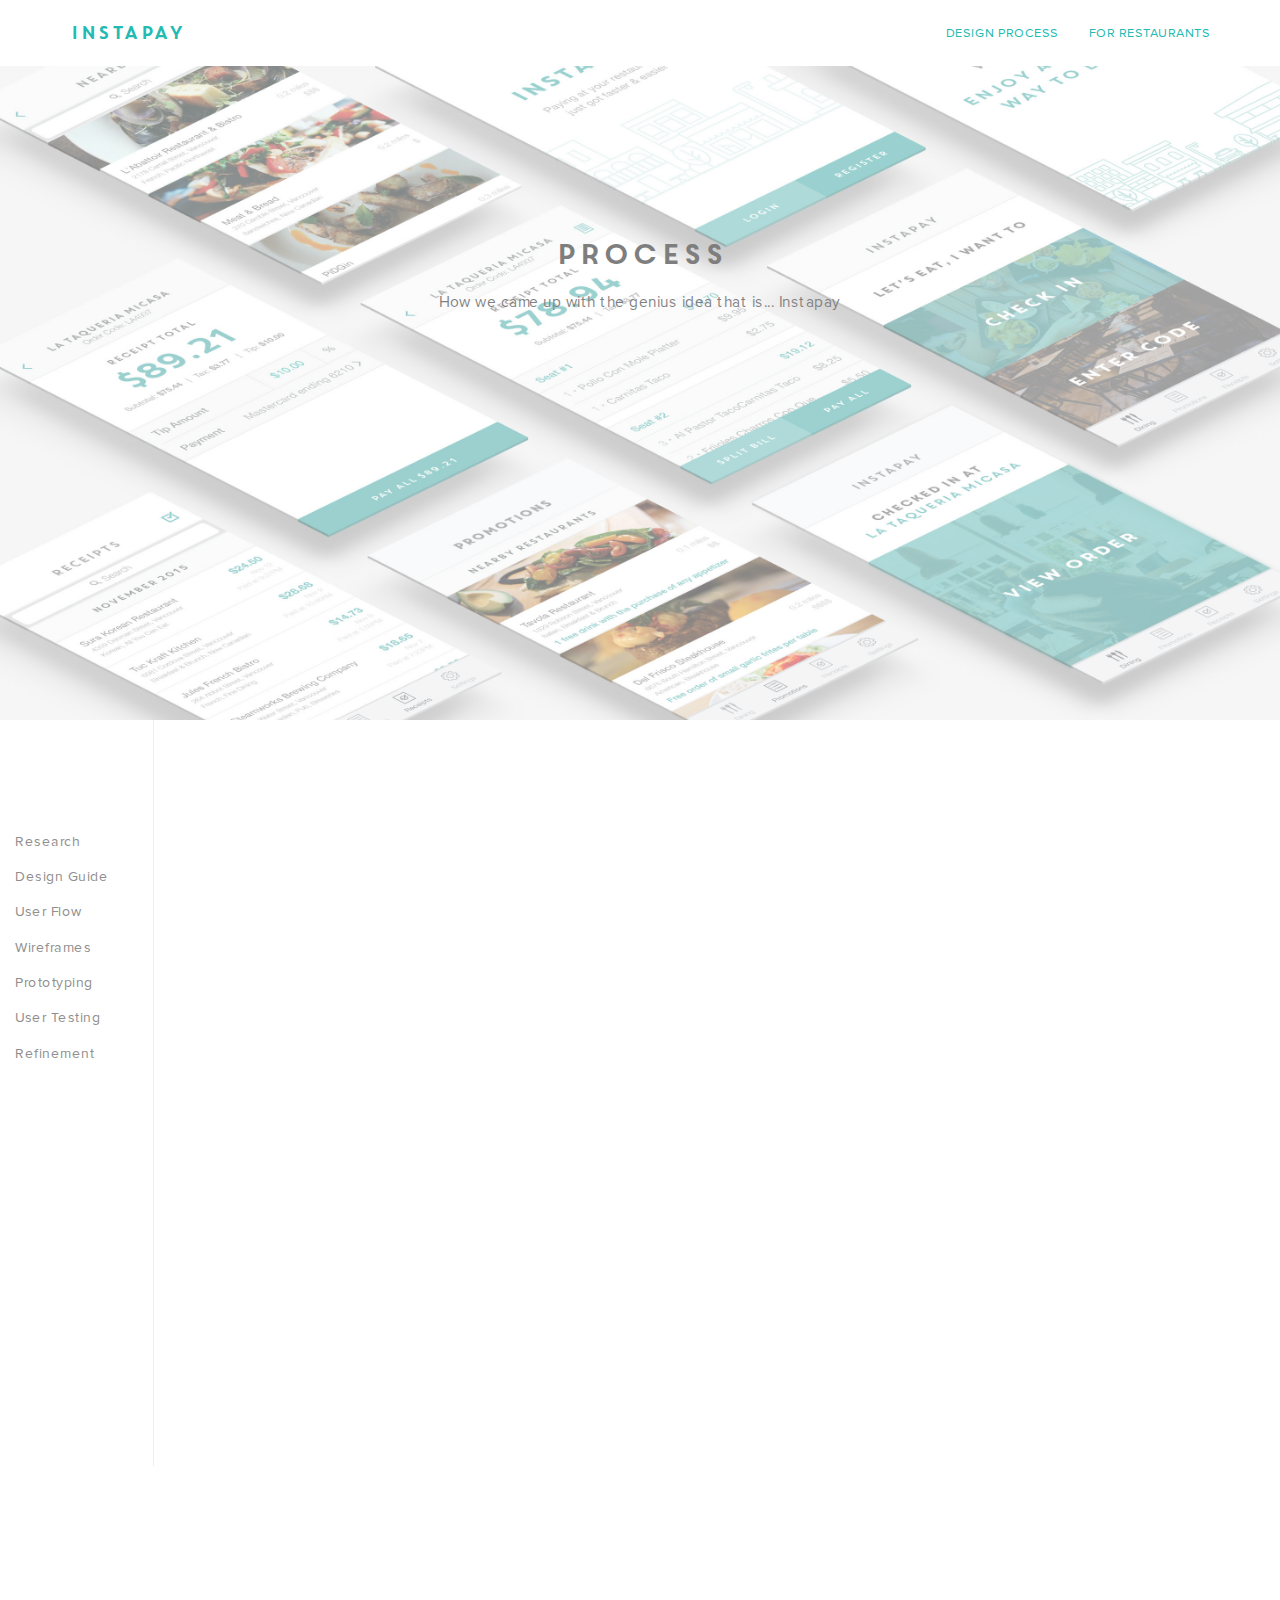
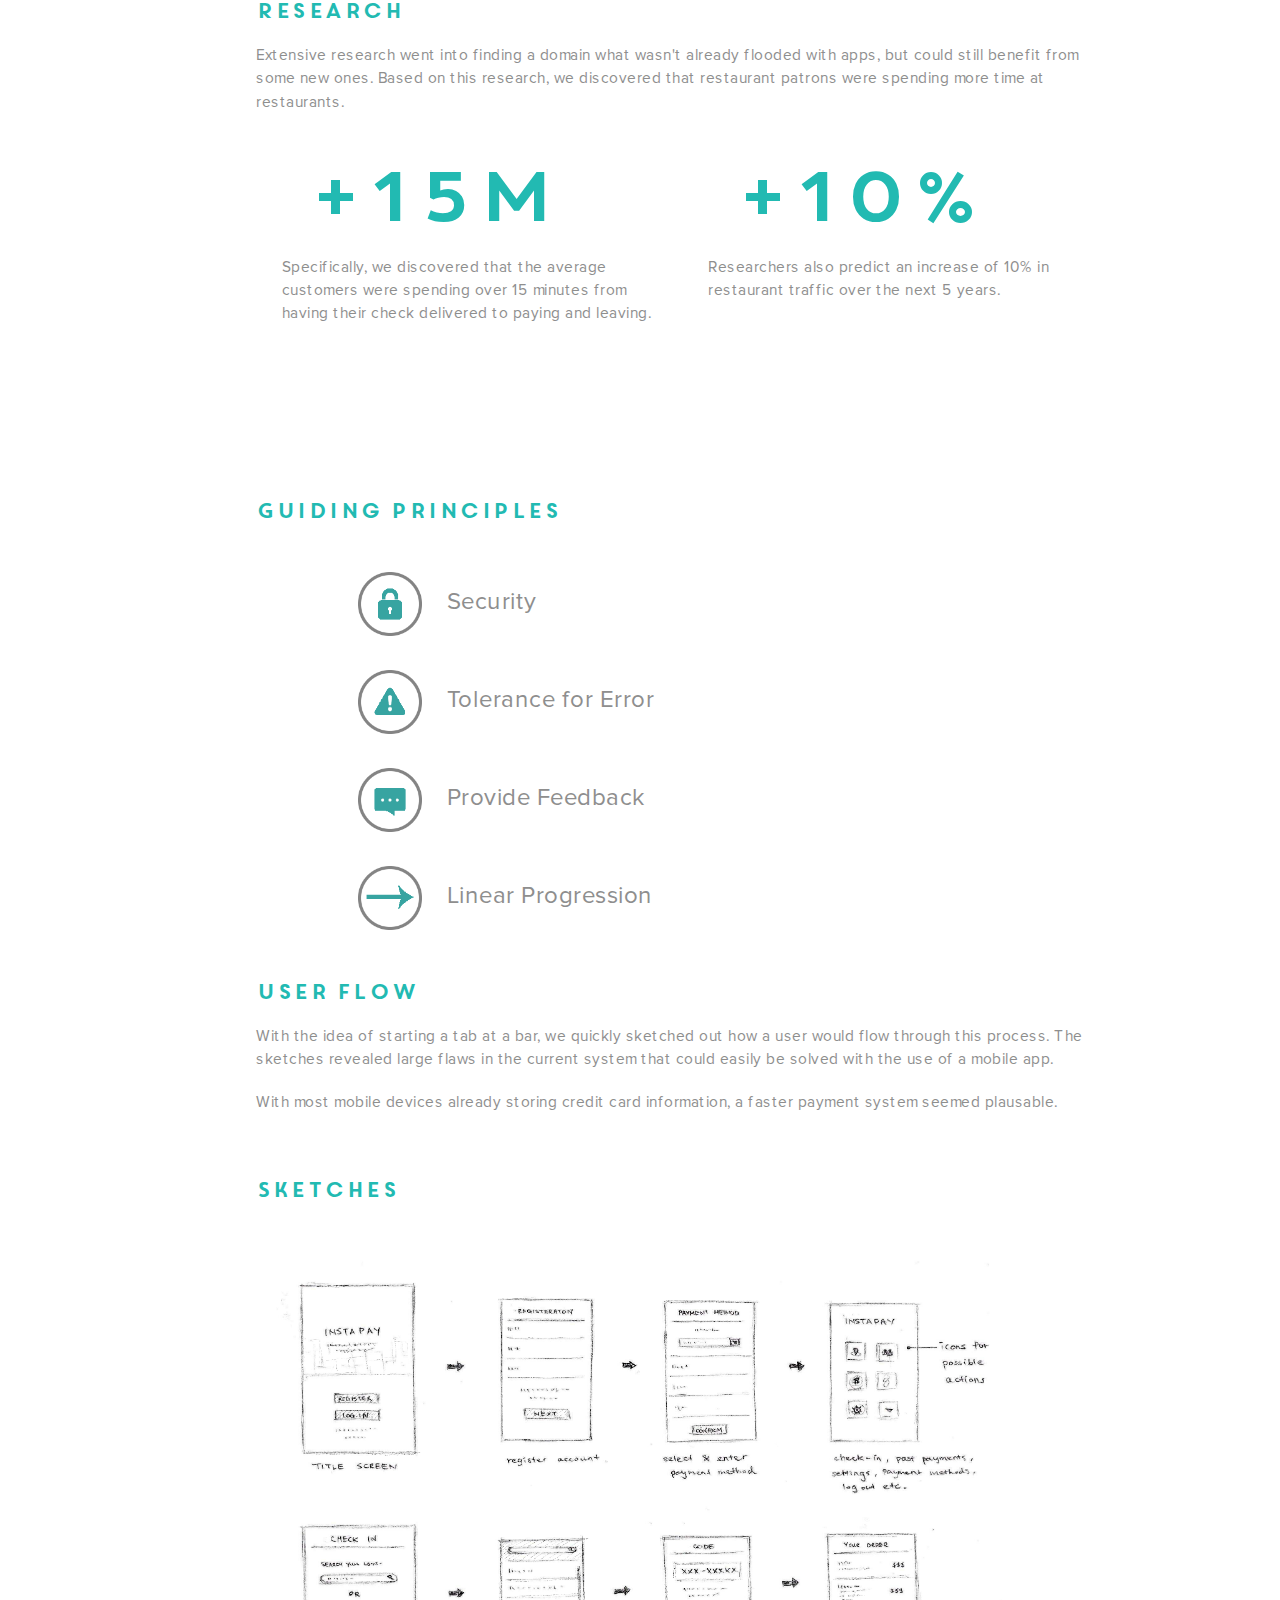
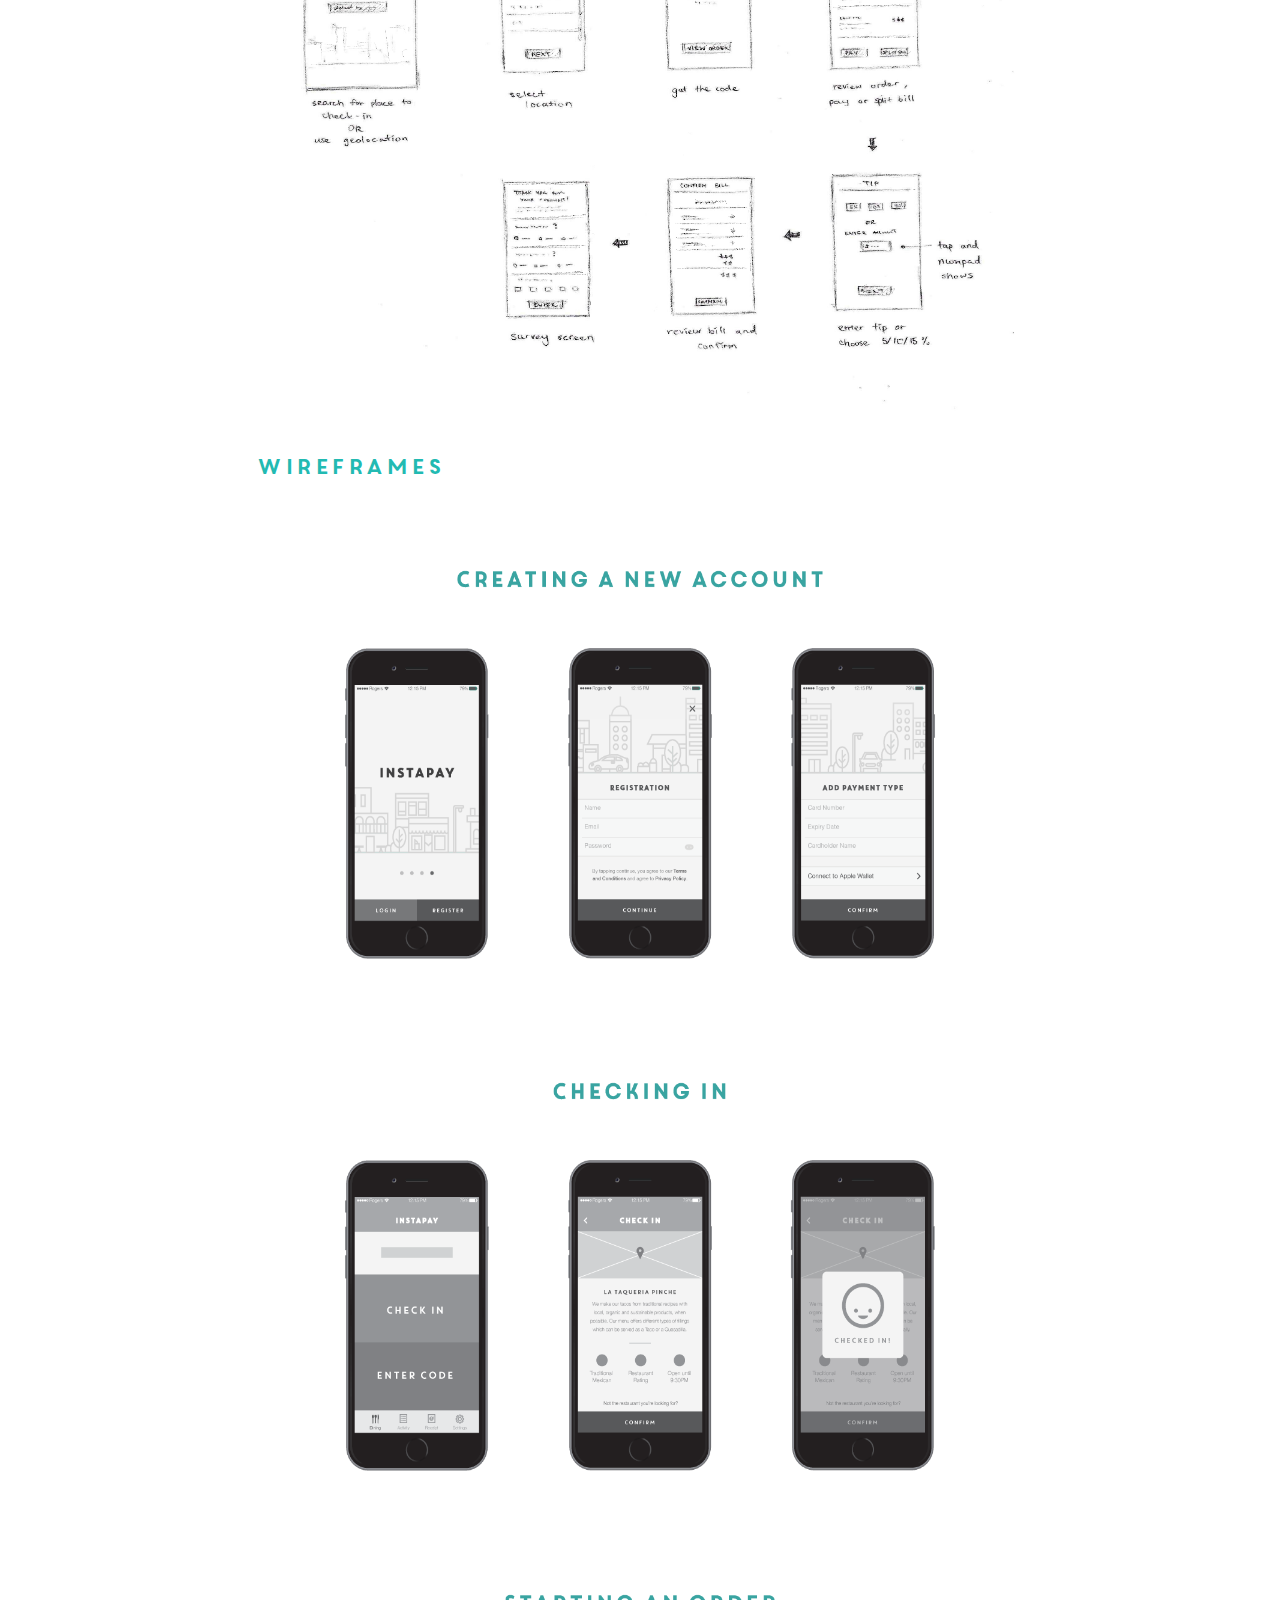
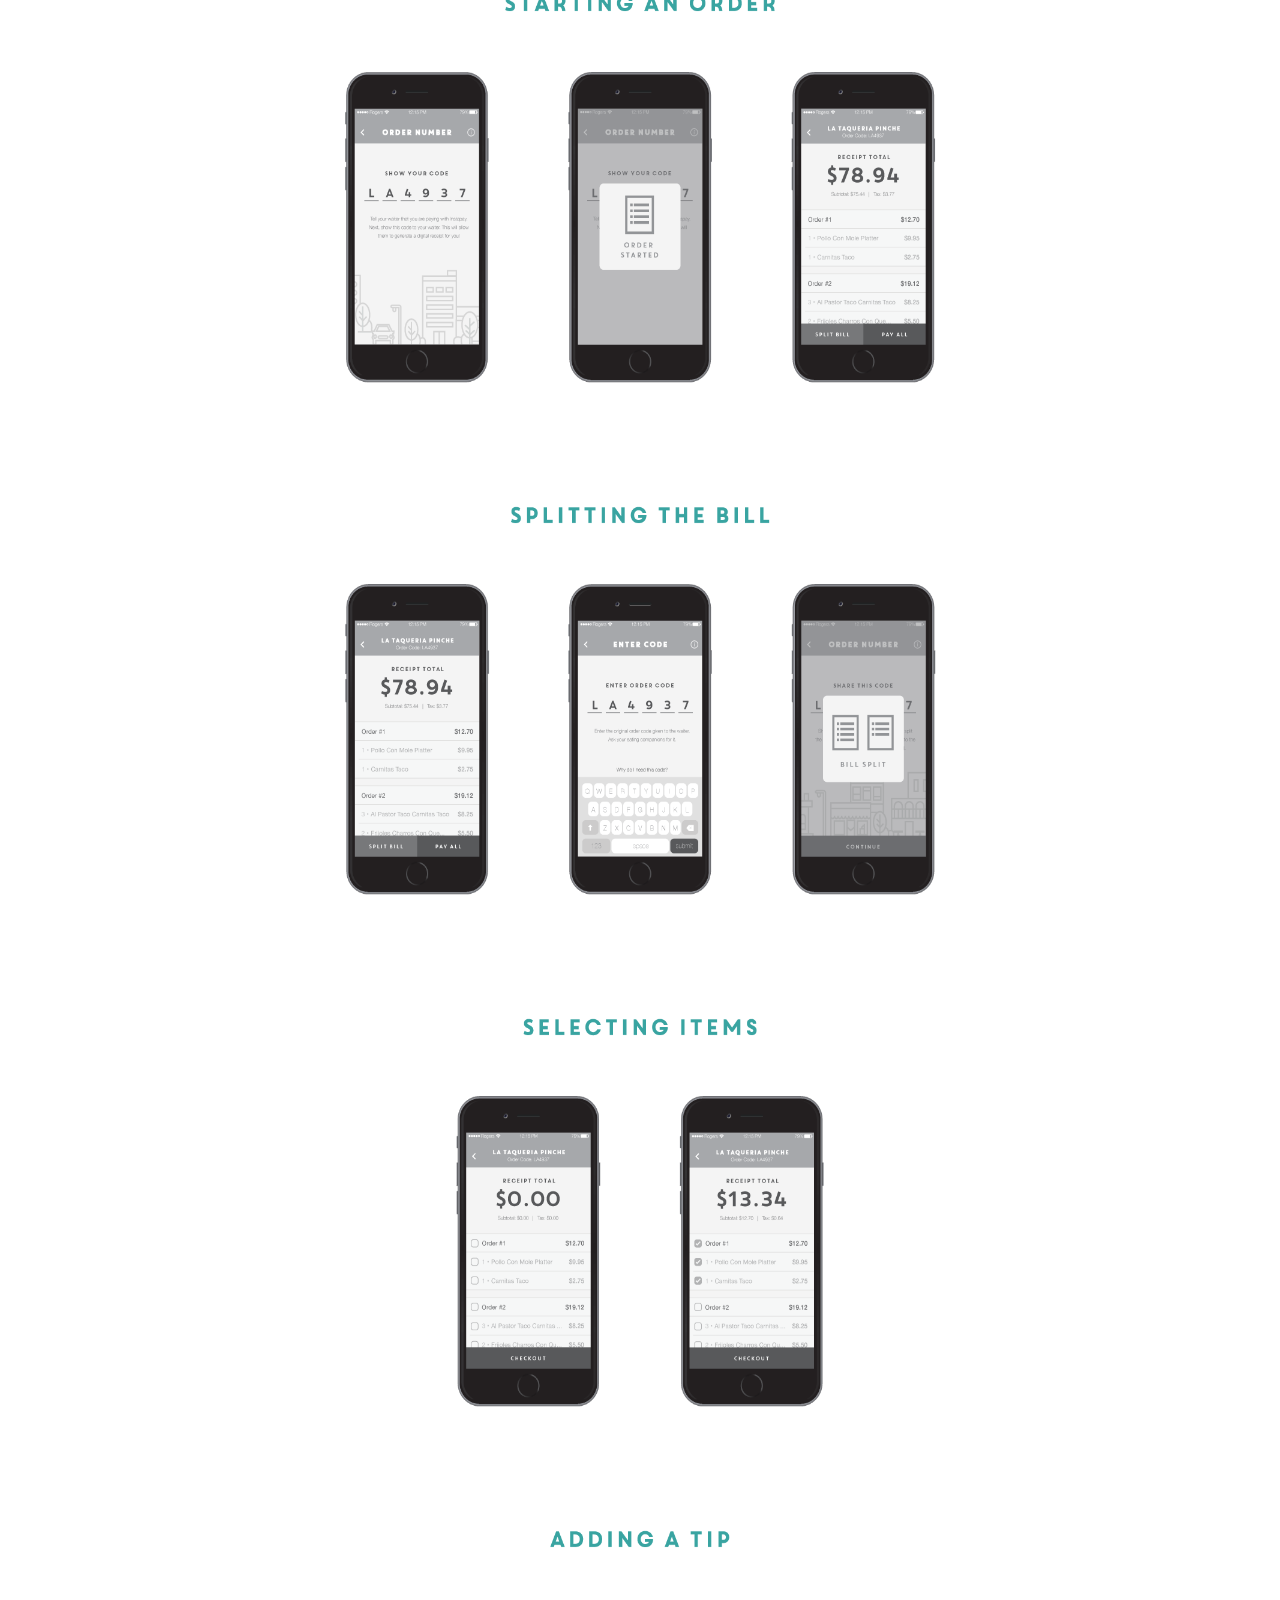
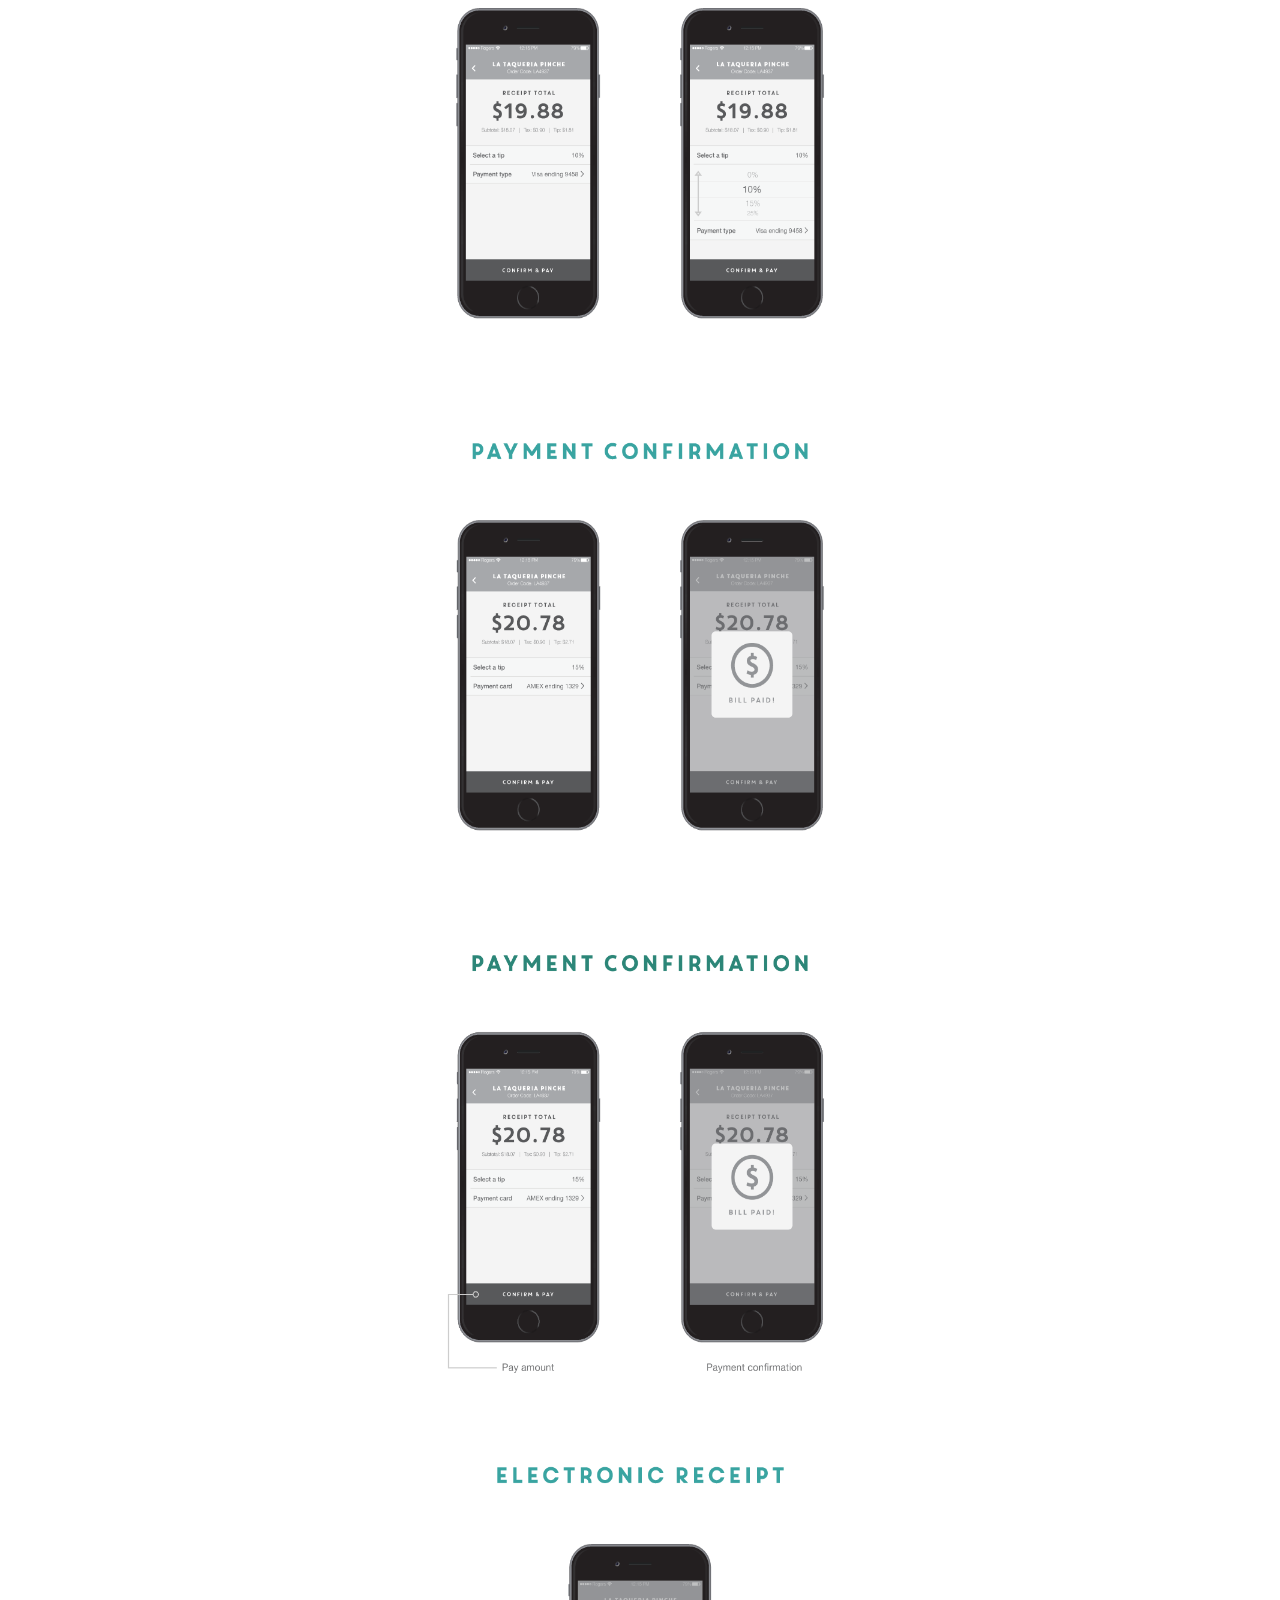
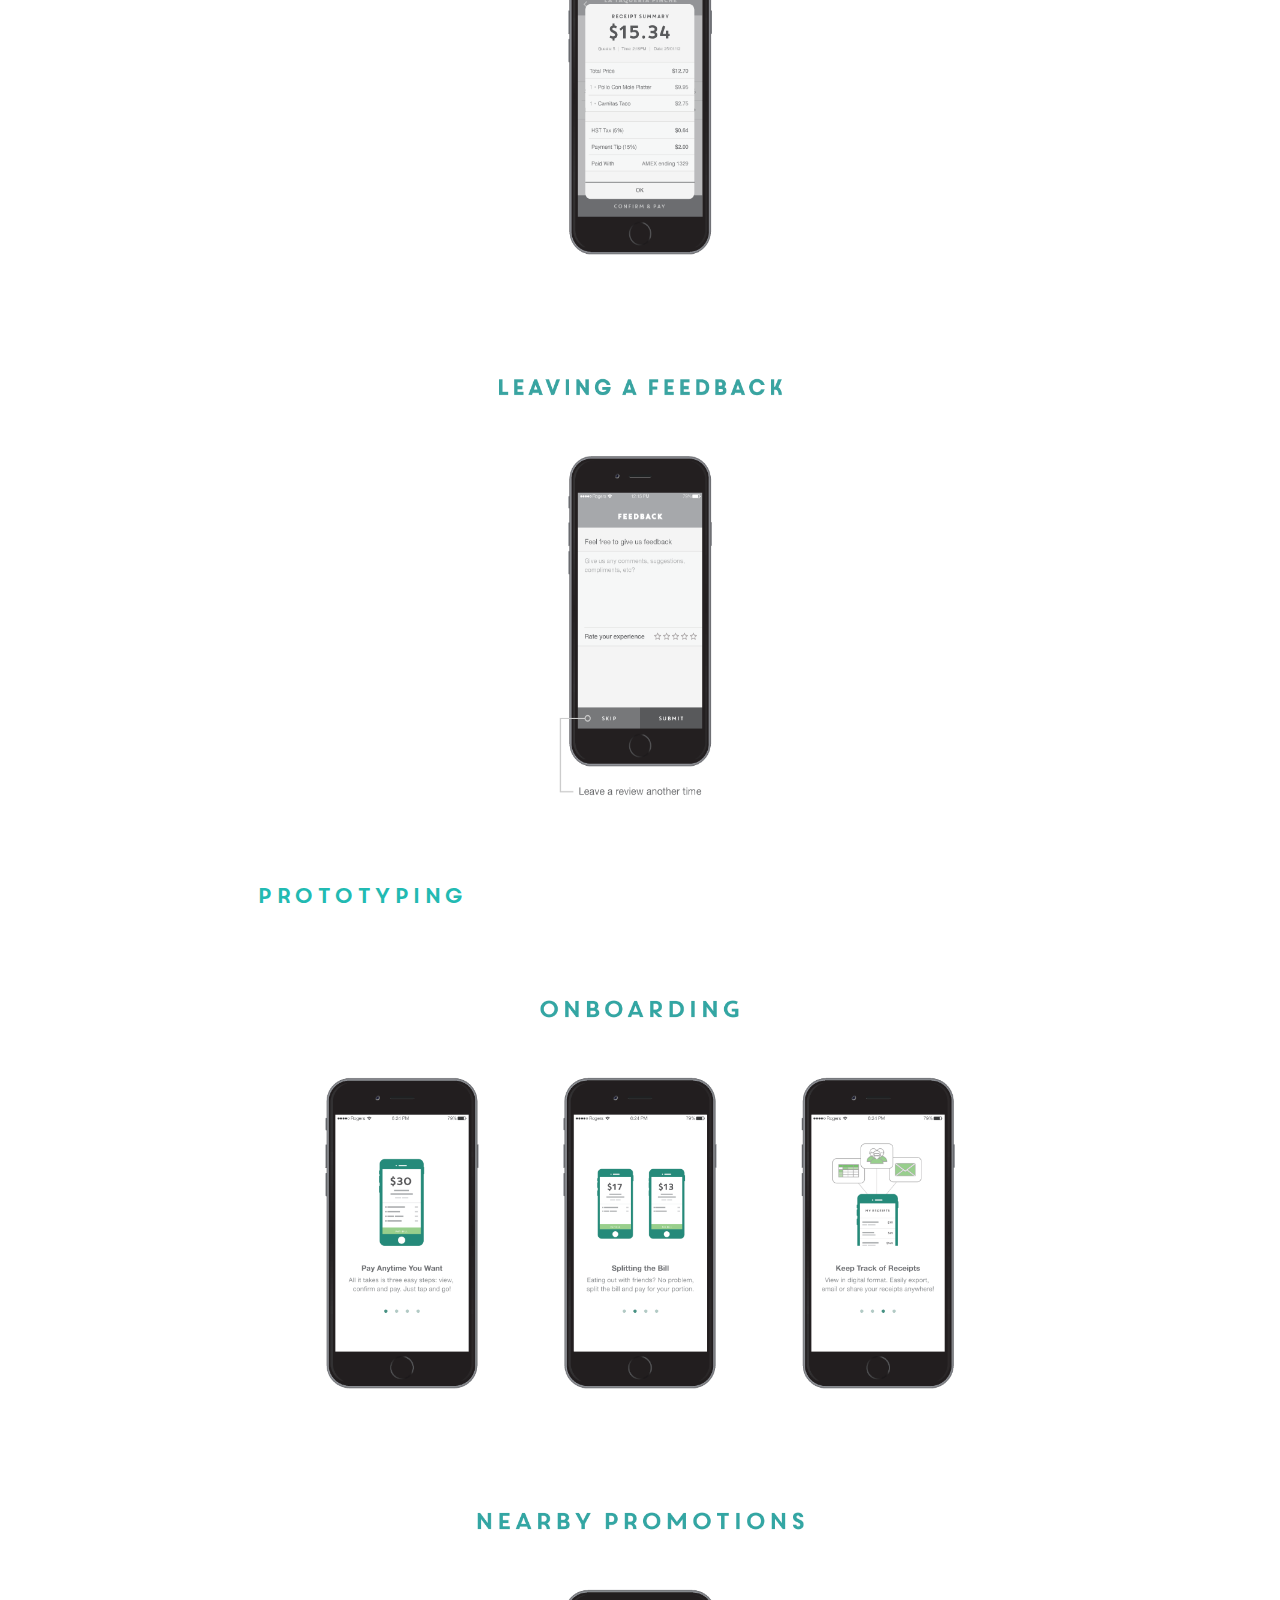
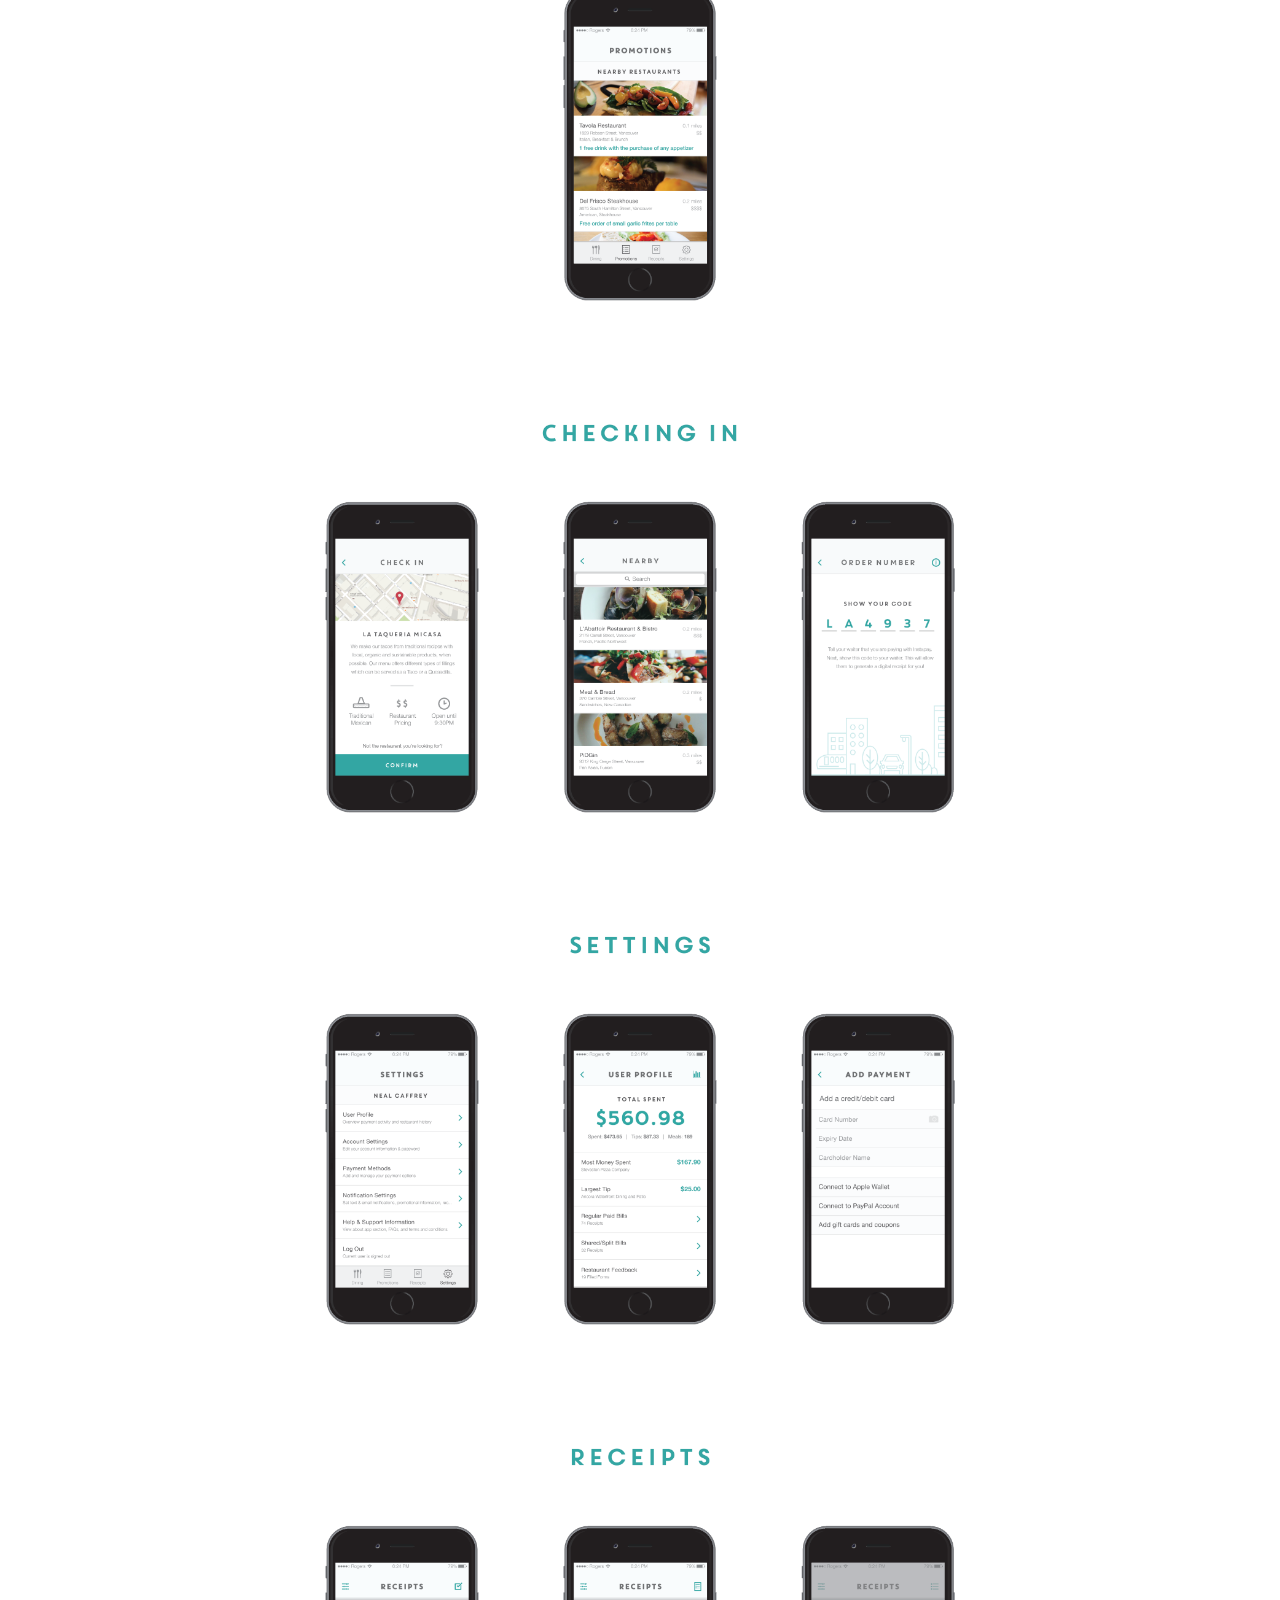
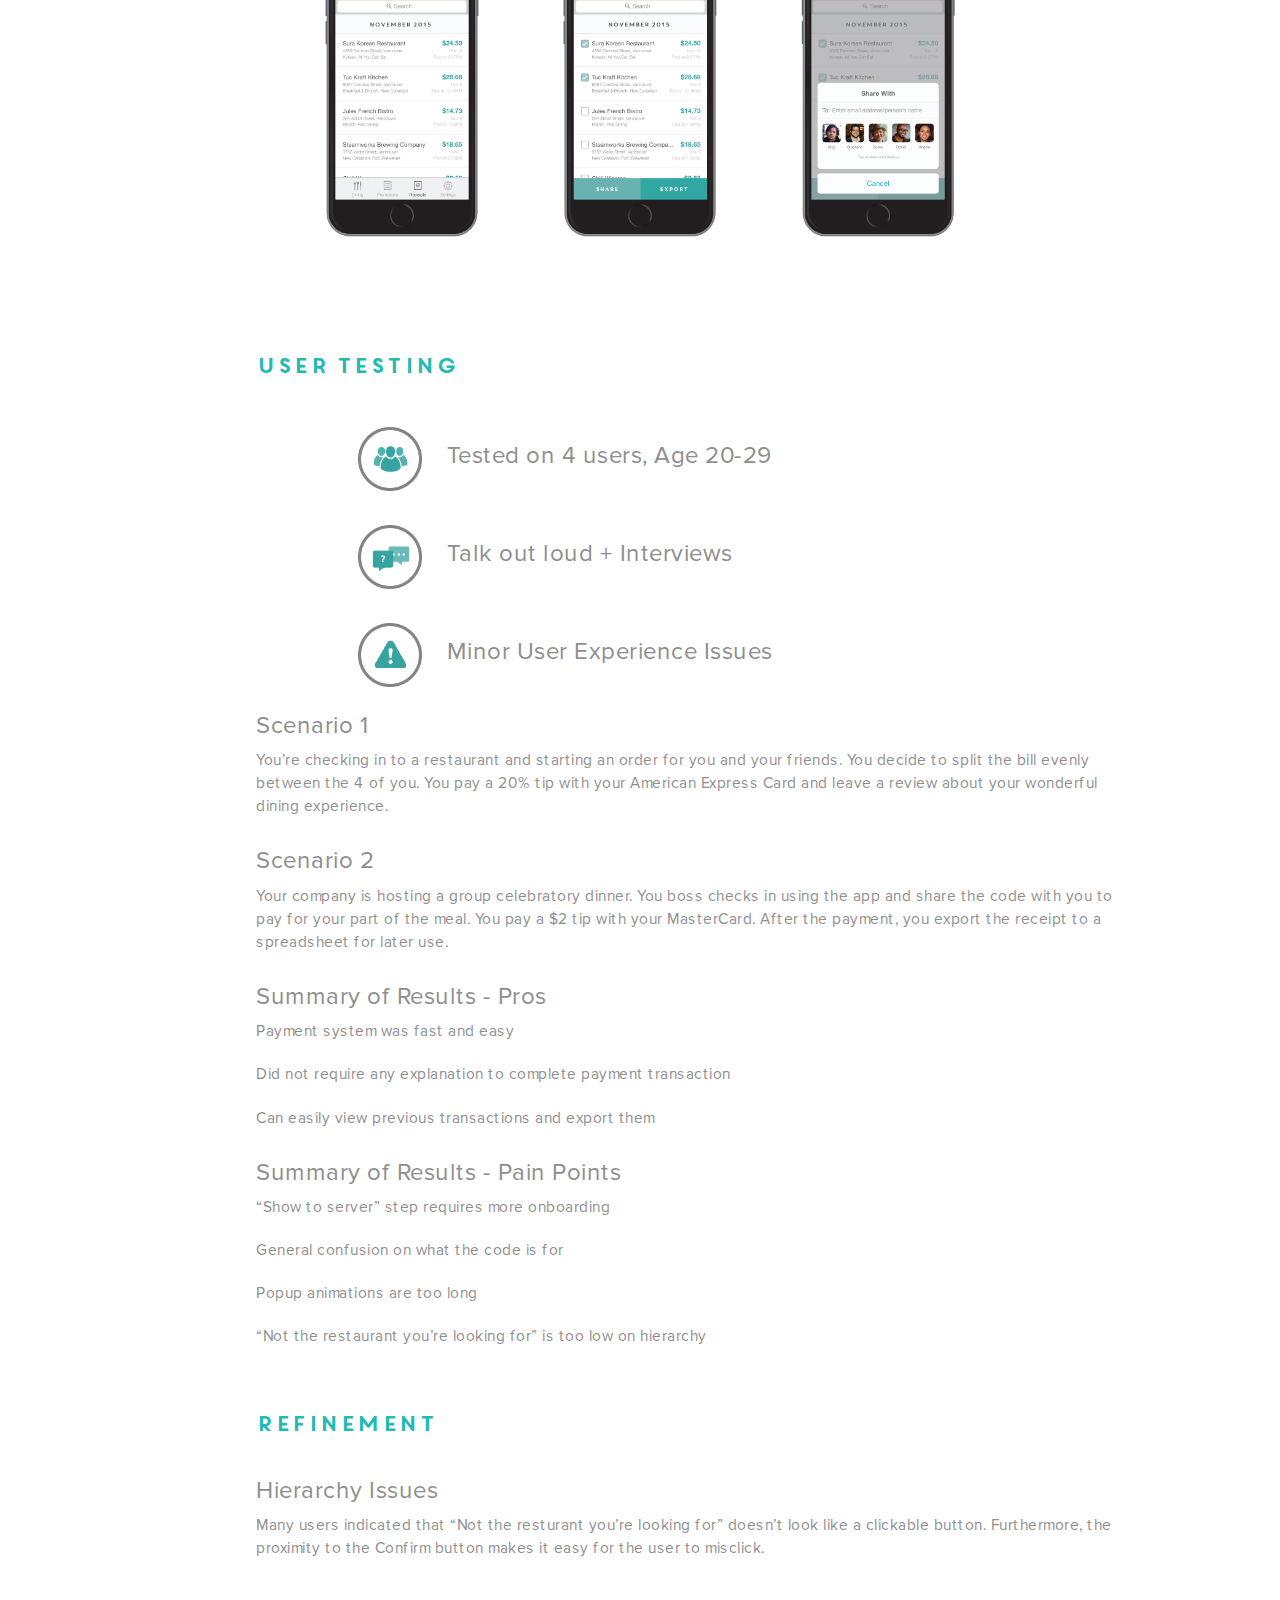
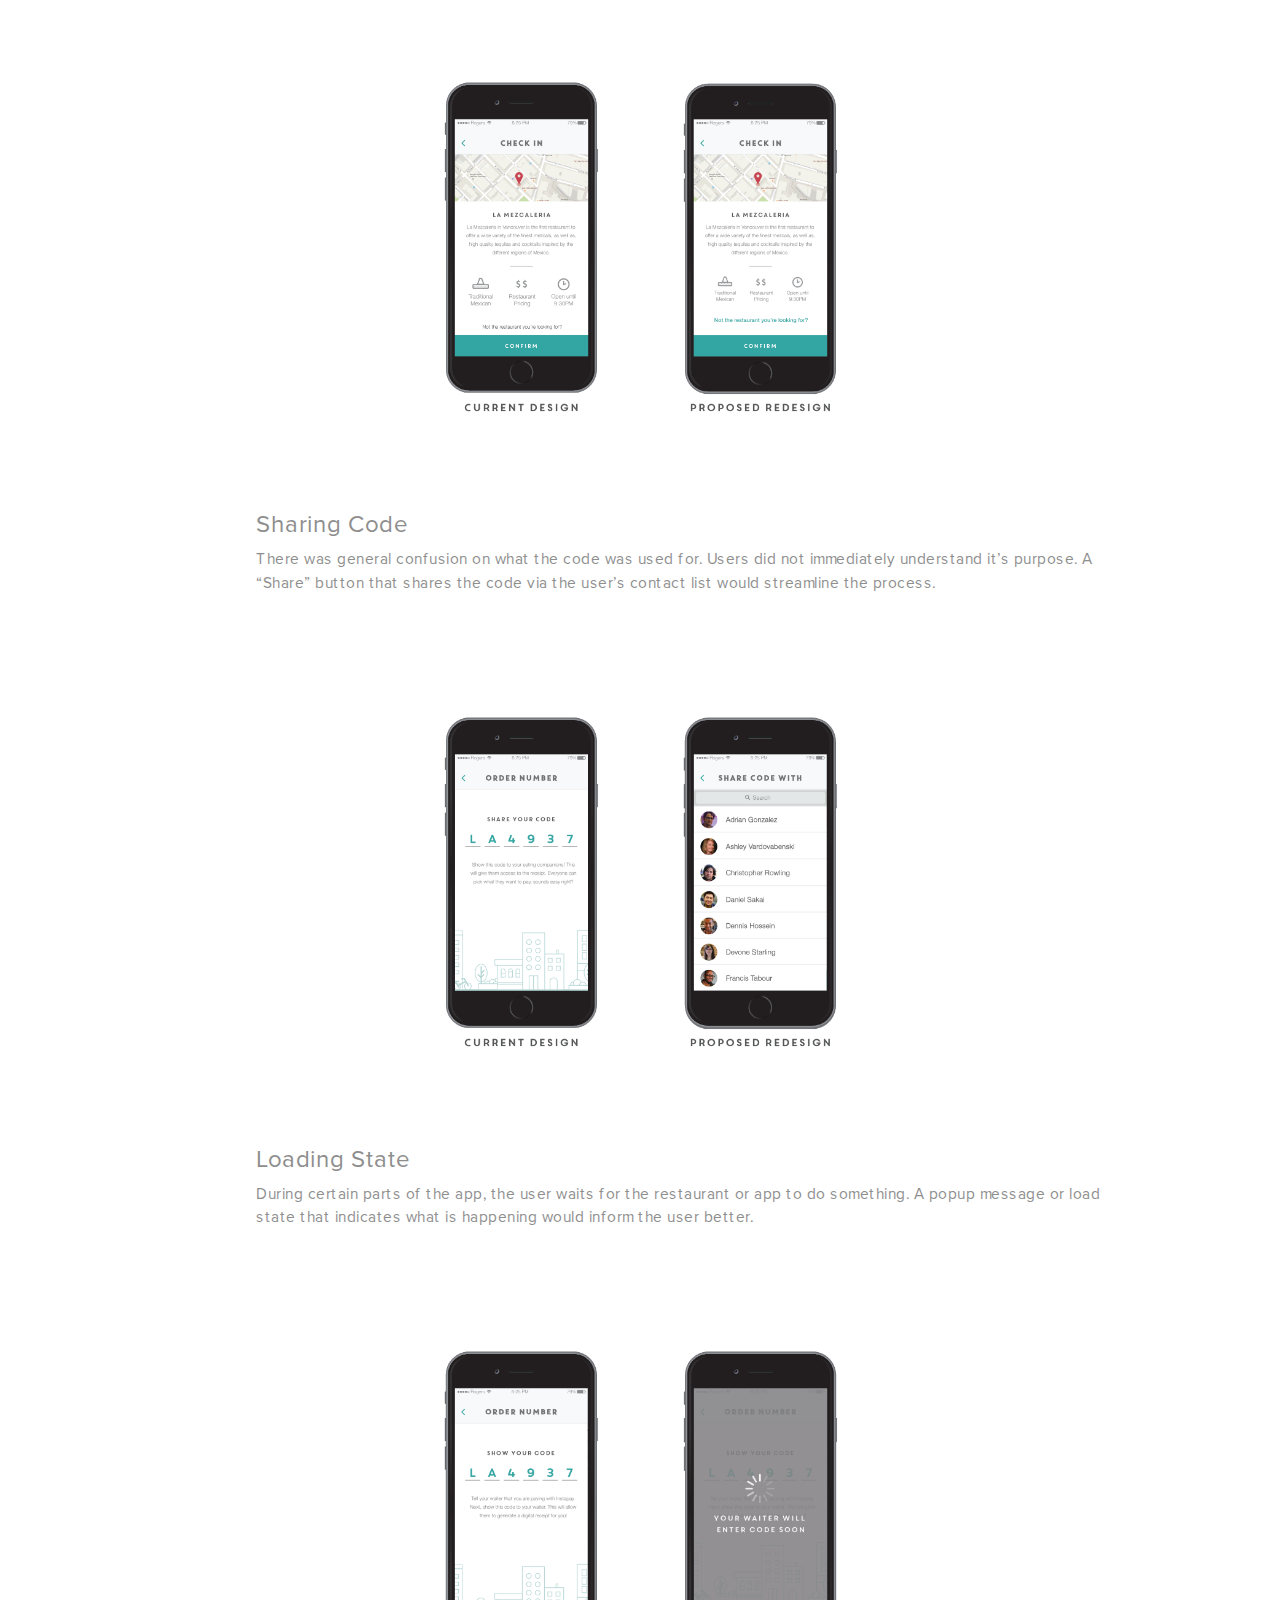
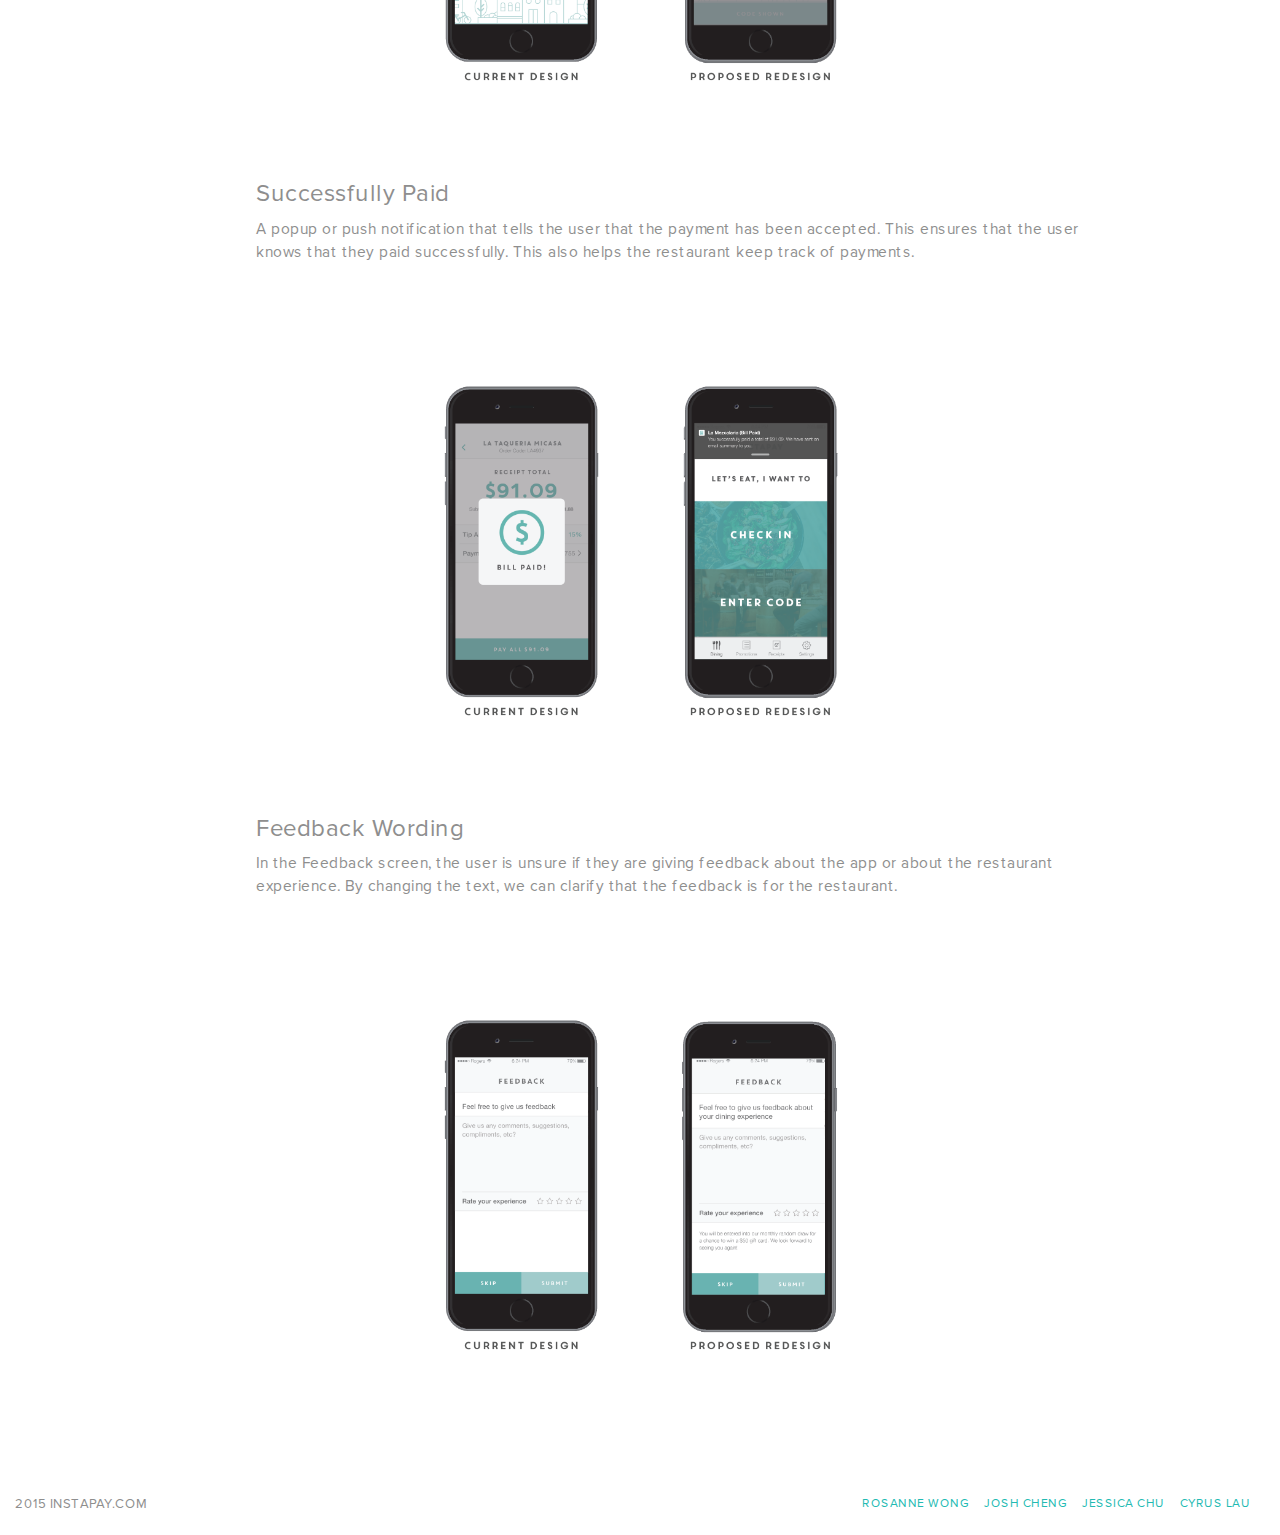
<file: process2.html>
<!DOCTYPE html>
<html lang="en">
  <head>
    <meta charset="utf-8">
    <meta http-equiv="X-UA-Compatible" content="IE=edge">
    <meta name="viewport" content="width=device-width, initial-scale=1">
    <!-- The above 3 meta tags *must* come first in the head; any other head content must come *after* these tags -->
    <title>Instapay</title>

    <!-- Bootstrap -->
    <link href="css/bootstrap.min.css" rel="stylesheet">
    <link href="css/style.css" rel="stylesheet">
  </head>
  <body>
    <nav class="navbar navbar-default navbar-fixed-top">
      <div class="container">
        <!-- Brand and toggle get grouped for better mobile display -->
        <div class="navbar-header">
          <button type="button" class="navbar-toggle collapsed" data-toggle="collapse" data-target="#bs-example-navbar-collapse-1" aria-expanded="false">
            <span class="sr-only">Toggle navigation</span>
            <span class="icon-bar"></span>
            <span class="icon-bar"></span>
            <span class="icon-bar"></span>
          </button>
          <a class="navbar-brand" href="index.html">INSTAPAY</a>
        </div>

        <!-- Collect the nav links, forms, and other content for toggling -->
        <div class="collapse navbar-collapse" id="bs-example-navbar-collapse-1">
          <ul class="nav navbar-nav navbar-right">
            <li><a href="process.html">Design Process</a></li>
            <li><a href="restaurants.html">For Restaurants</a></li>
          </ul>
        </div><!-- /.navbar-collapse -->
      </div><!-- /.container -->
    </nav>

    <section id="processHeader" class="header">
      <div class="container">
        <div class="processHeaderCopy headerCopy">
          <h1>Process</h1>
          <p>How we came up with the genius idea that is... Instapay</p>
        </div>
      </div>
    </section>

    <section id="status">
      <div class="container">
        <h3 id="nav_research" class="nav2">Research</h3>
        <h3 id="nav_designGuide" class="nav2">Design Guide</h3>
        <h3 id="nav_userFlow" class="nav2">User Flow</h3>
        <h3 id="nav_wireframes" class="nav2">Wireframes</h3>
        <h3 id="nav_prototyping" class="nav2">Prototyping</h3>
        <h3 id="nav_userTesting" class="nav2">User Testing</h3>
        <h3 id="nav_refinement" class="nav2">Refinement</h3>
      </div>
    </section>

    <section id="research" class="content_process">
<!--       <div class="container">
        <div class="row"> -->
          <h2 class="process_header">Research</h2>
              
          <p>Extensive research went into finding a domain what wasn't already flooded with apps, but could still benefit from some new ones. Based on this research, we discovered that restaurant patrons were spending more time at restaurants. </p>
          <div class="col2">
            <h2 class="h2big">+15m</h2>
            <p>Specifically, we discovered that the average customers were spending over 15 minutes from having their check delivered to paying and leaving.</p>
          </div>
          <div class="col2">
            <h2 class="h2big">+10%</h2>
            <p>Researchers also predict an increase of 10% in restaurant traffic over the next 5 years.</p>
          </div>
<!--         </div>
      </div> -->
    </section>

    <section id="designGuide" class="content_process">
<!--       <div class="container">
        <div class="row"> -->
          <h2 class="process_header">Guiding Principles</h2>
          <div class="guidingPrinciples">
            <div class="iconSecurity"></div>
            <h3 class="principles_h3">Security</h3>
          </div>
          <div class="guidingPrinciples">
            <div class="iconTolerance"></div>
            <h3 class="principles_h3">Tolerance for Error</h3>
          </div>
          <div class="guidingPrinciples">
            <div class="iconFeedback"></div>
            <h3 class="principles_h3">Provide Feedback</h3>
          </div>
          <div class="guidingPrinciples">
            <div class="iconProgression"></div>
            <h3 class="principles_h3">Linear Progression</h3>
          </div>
<!--         </div>
      </div> -->
    </section>

    <section id="userFlow" class="content_process">
<!--       <div class="container">
        <div class="row"> -->
          <h2 class="process_header">User flow</h2>
          <p>With the idea of starting a tab at a bar, we quickly sketched out how a user would flow through this process. The sketches revealed large flaws in the current system that could easily be solved with the use of a mobile app.</p>
          <div class="imageJourney"></div>

          <p>With most mobile devices already storing credit card information, a faster payment system seemed plausable.</p>
          <div class="moodFlow"></div>
<!--         </div>
      </div> -->
    </section>

    <section id="sketches" class="content_process">
<!--       <div class="container">
        <div class="row"> -->
          <h2 class="process_header">Sketches</h2>
          <p></p>
          <div class="imageSketches"></div>
<!-- 
        </div>
      </div> -->
    </section>

    <section id="wireframes" class="content_process">
<!--       <div class="container">
        <div class="row"> -->
          <h2 class="process_header">Wireframes</h2>
          <p></p>
          <div class="imageWireframe1"></div>
          <div class="imageWireframe2"></div>
          <div class="imageWireframe3"></div>
          <div class="imageWireframe4"></div>
          <div class="imageWireframe5"></div>
          <div class="imageWireframe6"></div>
          <div class="imageWireframe7"></div>
          <div class="imageWireframe8"></div>
          <div class="imageWireframe9"></div>
          <div class="imageWireframe10"></div>

<!--         </div>
      </div> -->
    </section>

    <section id="prototyping" class="content_process">
<!--       <div class="container">
        <div class="row"> -->
          <h2 class="process_header">Prototyping</h2>
          <p></p>
          <div class="imagePrototyping1"></div>
          <div class="imagePrototyping2"></div>
          <div class="imagePrototyping3"></div>
          <div class="imagePrototyping4"></div>
          <div class="imagePrototyping5"></div>
<!--         </div>
      </div> -->
    </section>

    <section id="userTesting" class="content_process">
<!--       <div class="container">
        <div class="row"> -->
          <h2 class="process_header">User Testing</h2>
          <div class="guidingPrinciples">
            <div class="iconUsers"></div>
            <h3 class="principles_h3">Tested on 4 users, Age 20-29</h3>
          </div>
          <div class="guidingPrinciples">
            <div class="iconMethods"></div>
            <h3 class="principles_h3">Talk out loud + Interviews</h3>
          </div>
          <div class="guidingPrinciples">
            <div class="iconIssues"></div>
            <h3 class="principles_h3">Minor User Experience Issues</h3>
          </div>

          <div>
            <h3>Scenario 1</h3>
            <p>You’re checking in to a restaurant and starting an order for you and your friends. You decide to split the bill evenly between the 4 of you. You pay a 20% tip with your American Express Card and leave a review about your wonderful dining experience.</p>
            <h3>Scenario 2</h3>
            <p>Your company is hosting a group celebratory dinner. You boss checks in using the app and share the code with you to pay for your part of the meal. You pay a $2 tip with your MasterCard. After the payment, you export the receipt to a spreadsheet for later use.</p>
          </div>
          <div>
            <h3>Summary of Results - Pros</h3>
            <p>Payment system was fast and easy</p>
            <p>Did not require any explanation to complete payment transaction</p>
            <p>Can easily view previous transactions and export them</p>
            <h3>Summary of Results - Pain Points</h3>
            <p>“Show to server” step requires more onboarding</p>
            <p>General confusion on what the code is for</p>
            <p>Popup animations are too long</p>
            <p>“Not the restaurant you’re looking for” is too low on hierarchy</p>
          </div>

<!--         </div>
      </div> -->
    </section>

    <section id="refinement" class="content_process">
   <!--    <div class="container">
        <div class="row"> -->
          <h2 class="process_header">Refinement</h2>
          <h3>Hierarchy Issues</h3>
          <p>Many users indicated that “Not the resturant you’re looking for” doesn’t look like a clickable
button. Furthermore, the proximity to the Confirm button makes it easy for the user to misclick.</p>
          <div class="imageRedesign1"></div>
          <h3>Sharing Code</h3>
          <p>There was general confusion on what the code was used for. Users did not immediately understand it’s purpose. A “Share” button that shares the code via the user’s contact list would streamline the process.</p>
          <div class="imageRedesign2"></div>
          <h3>Loading State</h3>
          <p>During certain parts of the app, the user waits for the restaurant or app to do something. A popup message or load state that indicates what is happening would inform the user better.</p>
          <div class="imageRedesign3"></div>
          <h3>Successfully Paid</h3>
          <p>A popup or push notification that tells the user that the payment has been accepted. This ensures that the user knows that they paid successfully. This also helps the restaurant keep track of payments.</p>
          <div class="imageRedesign4"></div>
          <h3>Feedback Wording</h3>
          <p>In the Feedback screen, the user is unsure if they are giving feedback about the app or about the restaurant experience. By changing the text, we can clarify that the feedback is for the restaurant. </p>
          <div class="imageRedesign5"></div>



<!--         </div>
      </div> -->
    </section>

    <footer>
<!--       <div class="container">
        <div class=""> -->
          <div class="col-md-6">
            <p>2015 Instapay.com</p>
          </div>
          <div class="col-md-6">
             <ul class="credits">
              <li>Cyrus Lau</li>
              <li>Jessica Chu</li>
              <li>Josh Cheng</li>
              <li>Rosanne Wong</li>
            </ul>
          </div>
  <!--       </div>
      </div> -->
    </footer>

    <!-- jQuery (necessary for Bootstrap's JavaScript plugins) -->
    <script src="https://ajax.googleapis.com/ajax/libs/jquery/1.11.3/jquery.min.js"></script>
    <!-- Include all compiled plugins (below), or include individual files as needed -->
    <script src="js/bootstrap.min.js"></script>
    <script src="js/custom.js"></script>
  </body>
</html>
</file>
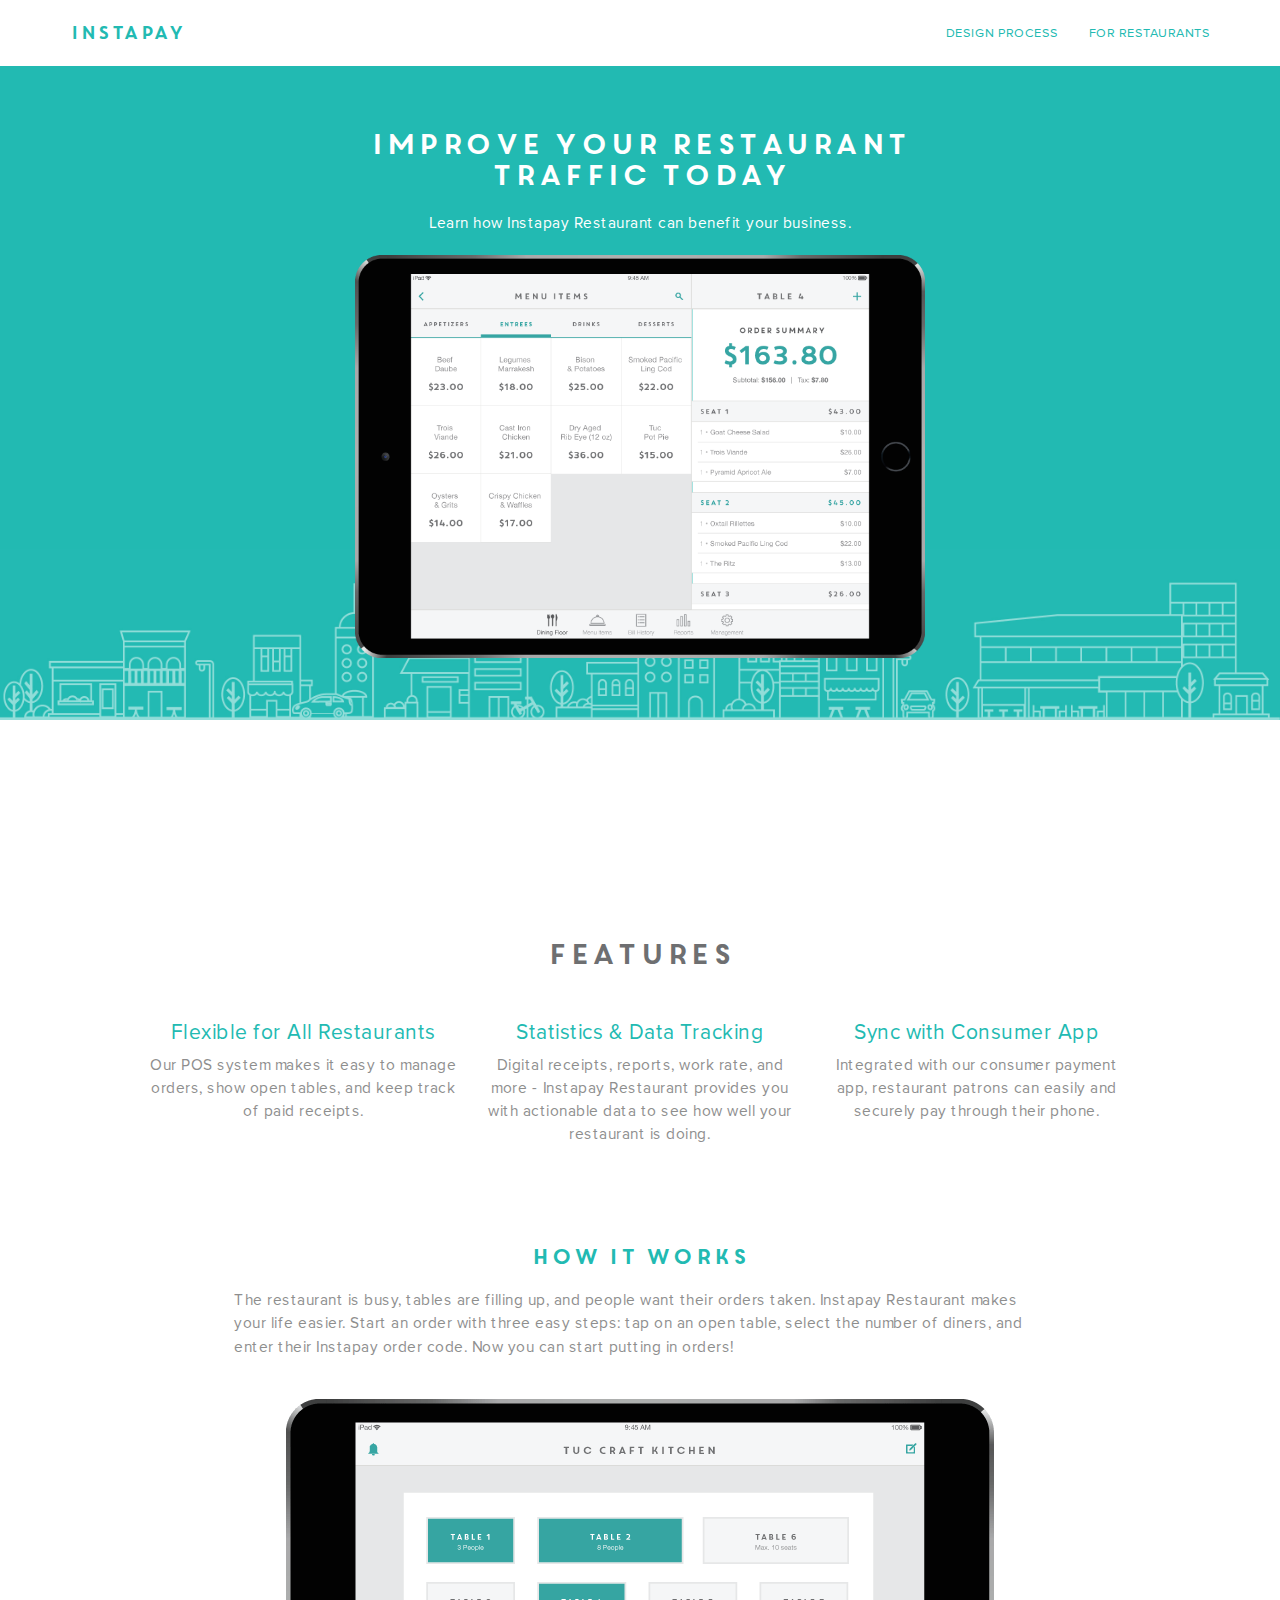
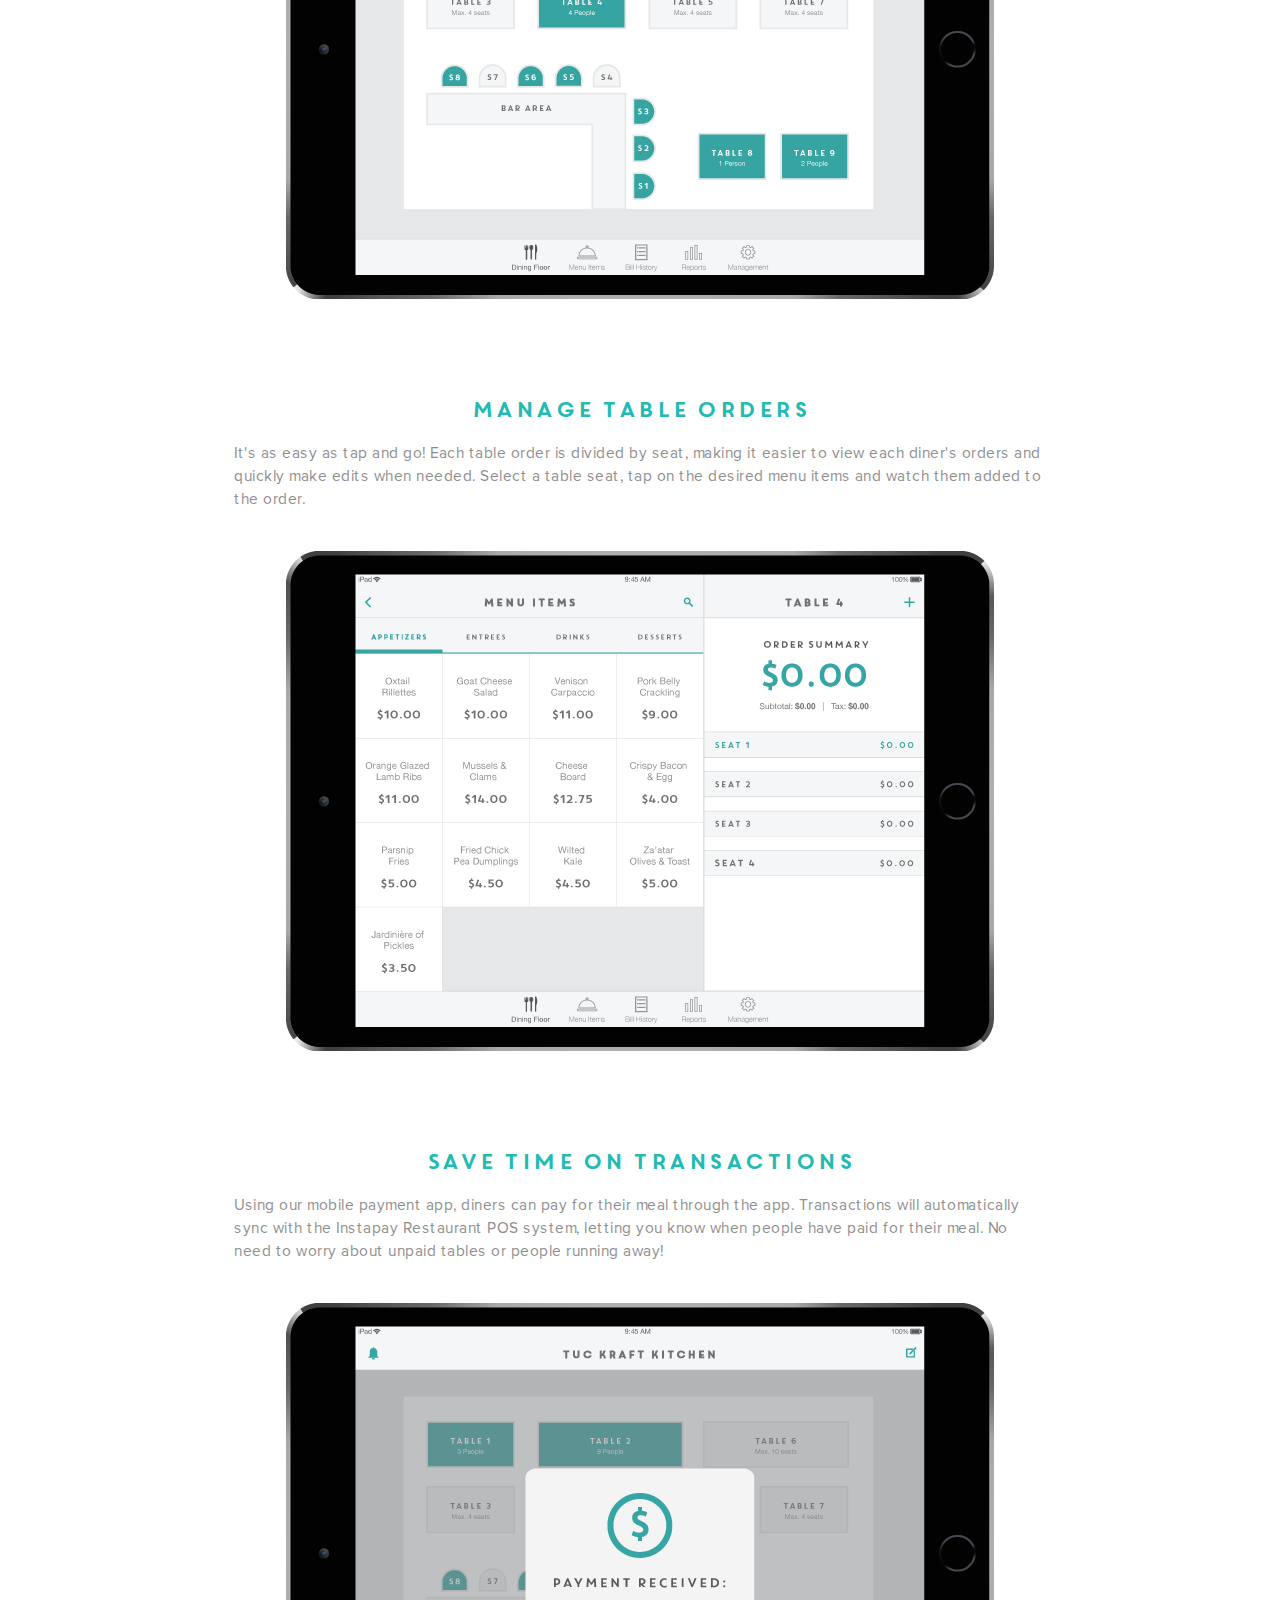
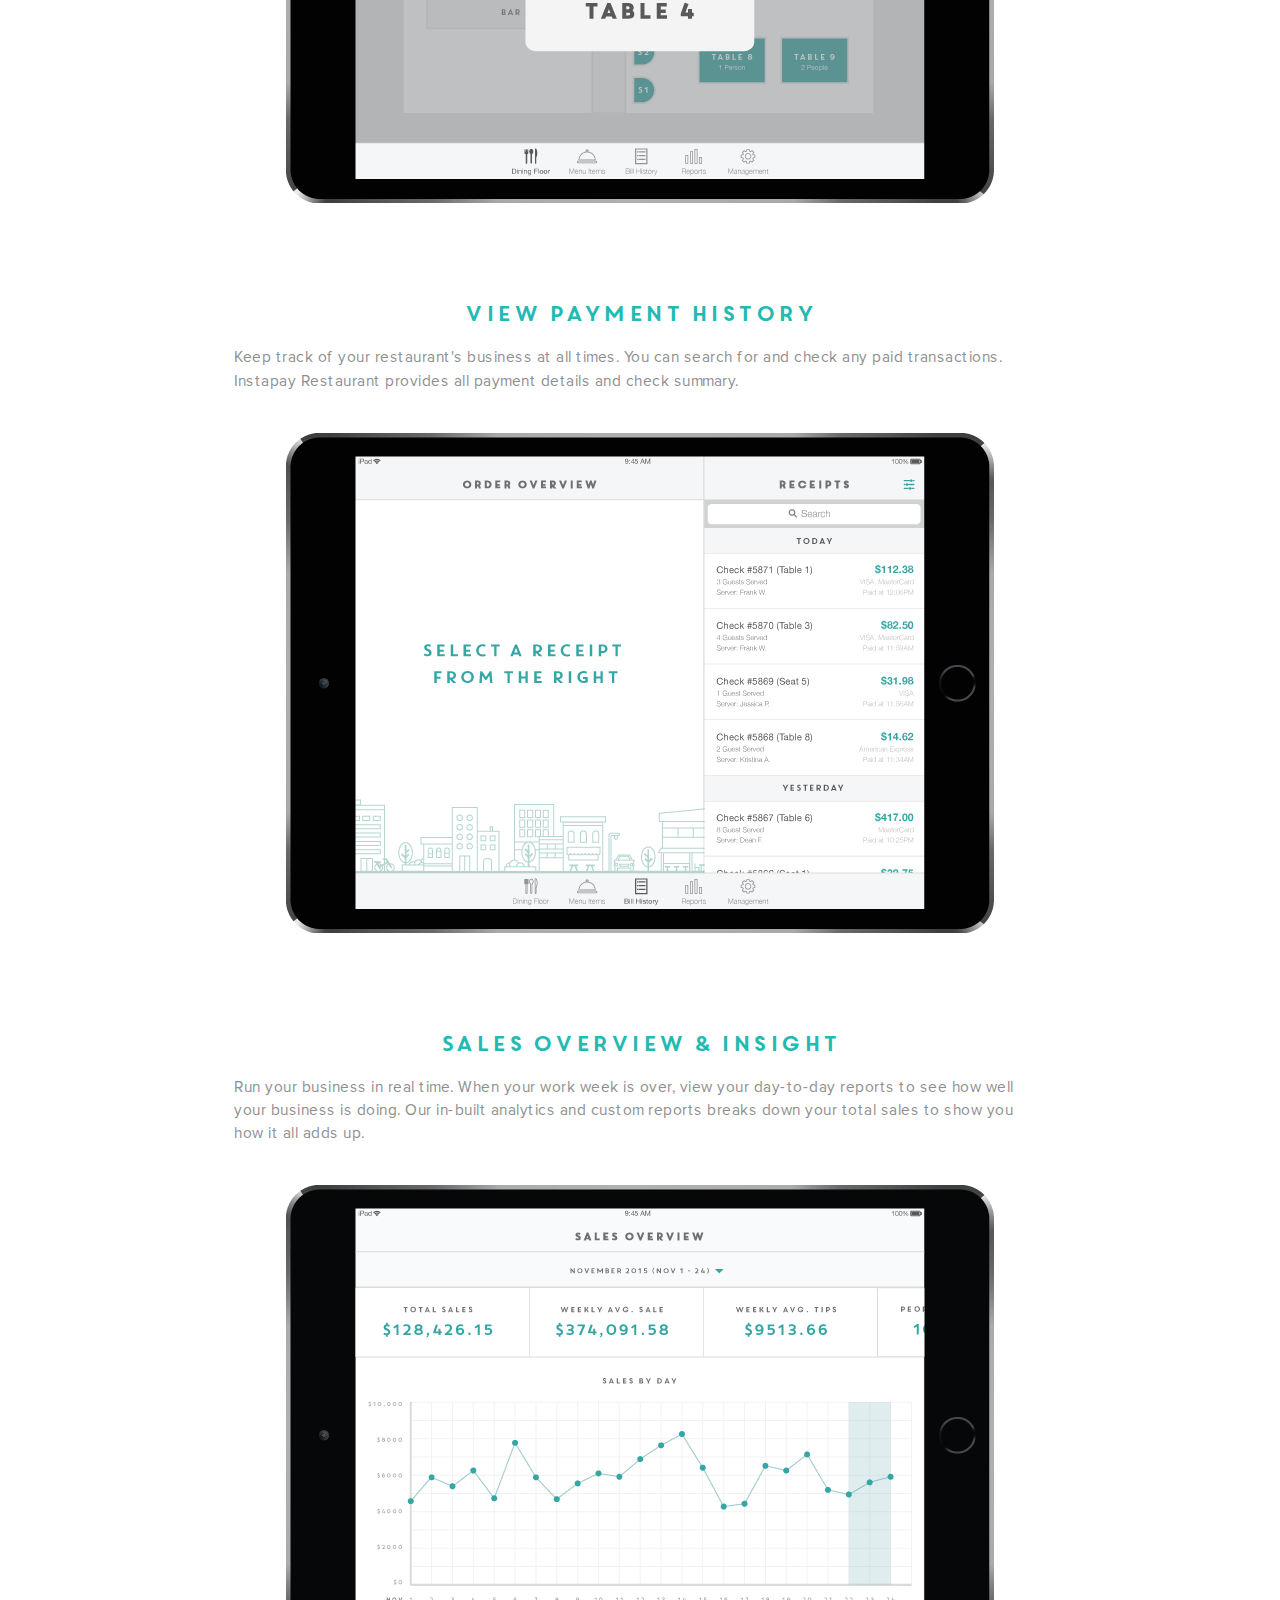
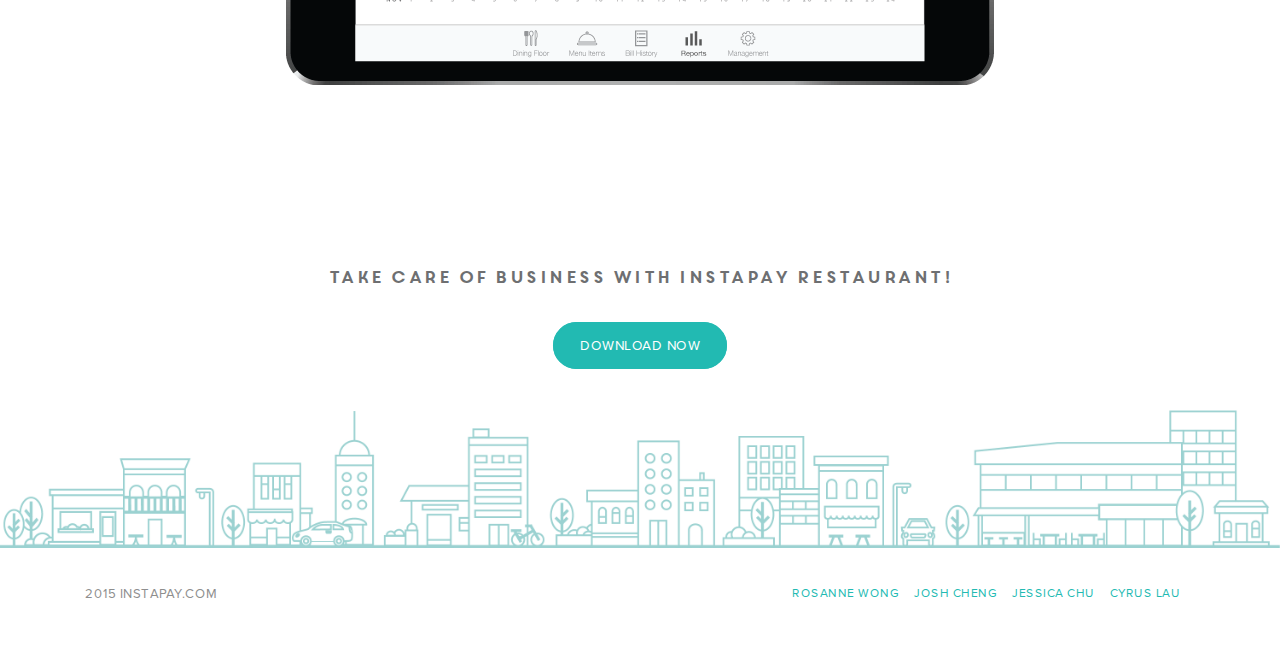
<file: restaurants.html>
<!DOCTYPE html>
<html lang="en">
  <head>
    <meta charset="utf-8">
    <meta http-equiv="X-UA-Compatible" content="IE=edge">
    <meta name="viewport" content="width=device-width, initial-scale=1">
    <!-- The above 3 meta tags *must* come first in the head; any other head content must come *after* these tags -->
    <title>Instapay</title>

    <!-- Bootstrap -->
    <link href="css/bootstrap.min.css" rel="stylesheet">
    <link href="css/app.css" rel="stylesheet">
  </head>
  <body>
    <nav class="navbar navbar-default navbar-fixed-top">
      <div class="container">
        <!-- Brand and toggle get grouped for better mobile display -->
        <div class="navbar-header">
          <button type="button" class="navbar-toggle collapsed" data-toggle="collapse" data-target="#bs-example-navbar-collapse-1" aria-expanded="false">
            <span class="sr-only">Toggle navigation</span>
            <span class="icon-bar"></span>
            <span class="icon-bar"></span>
            <span class="icon-bar"></span>
          </button>
          <a class="navbar-brand" href="index.html">INSTAPAY</a>
        </div>

        <!-- Collect the nav links, forms, and other content for toggling -->
        <div class="collapse navbar-collapse" id="bs-example-navbar-collapse-1">
          <ul class="nav navbar-nav navbar-right">
            <li><a href="process.html">Design Process</a></li>
            <li><a href="#restaurantHeader">For Restaurants</a></li>
          </ul>
        </div><!-- /.navbar-collapse -->
      </div><!-- /.container -->
    </nav>

    <section id="restaurantHeader" class="header">
      <div class="container">
        <div class="restaurantHeaderCopy headerCopy">
          <h1>Improve your Restaurant Traffic Today</h1>
          <p>Learn how Instapay Restaurant can benefit your business.</p>
          <img class="img-responsive" src="images/restaurant-header.png" />
        </div>
      </div>
    </section>

    <section id="features">
      <div class="container">
        <div class="row">
          <h1>Features</h1>
          <div class="col-md-4">
            <h2>Flexible for All Restaurants</h2>
            <p>Our POS system makes it easy to manage orders, show open tables, and keep track of paid receipts.</p>
          </div>
          <div class="col-md-4">
            <h2>Statistics &amp; Data Tracking</h2>
            <p>Digital receipts, reports, work rate, and more - Instapay Restaurant provides you with actionable data to see how well your restaurant is doing.</p>
          </div>
          <div class="col-md-4">
            <h2>Sync with Consumer App</h2>
            <p>Integrated with our  consumer payment app, restaurant patrons can easily and securely pay through their phone.</p>
          </div>
          
        </div>
      </div>
    </section>

    <section id="howItWorks" class="restaurant">
      <div class="container">
        <div class="row">
          <div class="col-md-1"></div>
          <div class="col-md-10">
            <h2>How it Works</h2>
            <p>The restaurant is busy, tables are filling up, and people want their orders taken. Instapay Restaurant makes your life easier. Start an order with three easy steps: tap on an open table, select the number of diners, and enter their Instapay order code. Now you can start putting in orders!</p>
            <p></p>
            <p><img class="img-responsive" src="images/howitworks-mockup.gif" /></p>
          </div>
          <div class="col-md-1"></div>
        </div>
      </div>
    </section>

    <section id="manageOrders" class="restaurant">
      <div class="container">
        <div class="row">
          <div class="col-md-1"></div>
          <div class="col-md-10">
            <h2>Manage Table Orders</h2>
            <p>It's as easy as tap and go! Each table order is divided by seat, making it easier to view each diner's orders and quickly make edits when needed. Select a table seat, tap on the desired menu items and watch them  added to the order.</p>
            <p></p>
            <p><img class="img-responsive" src="images/manageorders-mockup.gif" /></p>
          </div>
          <div class="col-md-1"></div>
        </div>
      </div>
    </section>

    <section id="saveTime" class="restaurant">
      <div class="container">
        <div class="row">
          <div class="col-md-1"></div>
          <div class="col-md-10">
            <h2>Save Time on Transactions</h2>
            <p>Using our mobile payment app, diners can pay for their meal through the app. Transactions will automatically sync with the Instapay Restaurant POS system, letting you know when people have paid for their meal. No need to worry about unpaid tables or people running away!</p>
            <p></p>
            <p><img class="img-responsive" src="images/savetime-mockup.gif" /></p>
          </div>
          <div class="col-md-1"></div>
        </div>
      </div>
    </section>


    <section id="payHistory" class="restaurant">
      <div class="container">
        <div class="row">
          <div class="col-md-1"></div>
          <div class="col-md-10">
            <h2>View Payment History</h2>
            <p>Keep track of your restaurant's business at all times. You can search for and check any paid transactions. Instapay Restaurant provides all payment details and check summary.</p>
            <p></p>
            <p><img class="img-responsive" src="images/payhistory-mockup.gif" /></p>
          </div>
          <div class="col-md-1"></div>
        </div>
      </div>
    </section>

    <section id="salesOverview" class="restaurant">
      <div class="container">
        <div class="row">
          <div class="col-md-1"></div>
          <div class="col-md-10">
            <h2>Sales Overview &amp; Insight</h2>
            <p>Run your business in real time. When your work week is over, view your day-to-day reports to see how well your business is doing. Our in-built analytics and custom reports breaks down your total sales to show you how it all adds up.</p>
            <p></p>
            <p><img class="img-responsive" src="images/salesoverview-mockup.gif" /></p>
          </div>
          <div class="col-md-1"></div>
        </div>
      </div>
    </section>

    <section id="download">
      <div class="container-fluid">
        <p>Take care of business with Instapay Restaurant!</p>
        <br/>
        <p><a class="btn-primary" href="#">DOWNLOAD NOW</a></p>
      </div>
    </section>

    <footer>
      <div class="container">
        <div class="row">
          <div class="col-md-6">
            <p>2015 Instapay.com</p>
          </div>
          <div class="col-md-6">
             <ul class="credits">
              <li>Cyrus Lau</li>
              <li>Jessica Chu</li>
              <li>Josh Cheng</li>
              <li>Rosanne Wong</li>
            </ul>
          </div>
        </div>
      </div>
    </footer>

    <!-- jQuery (necessary for Bootstrap's JavaScript plugins) -->
    <script src="https://ajax.googleapis.com/ajax/libs/jquery/1.11.3/jquery.min.js"></script>
    <!-- Include all compiled plugins (below), or include individual files as needed -->
    <script src="js/bootstrap.min.js"></script>
    <script src="js/custom.js"></script>
  </body>
</html>
</file>
<file: css/app.css>
/* Global Styles */

/* Fonts */
@font-face {
    font-family: 'ProximaNova-Reg';
    src: url('../fonts/ProximaNova-Reg.ttf');
}
    @font-face {
        font-family: 'ProximaNova-Light';
        src: url('../fonts/ProximaNova-Light.ttf');
        font-weight: 700;
    }

@font-face {
    font-family: 'CoreCircus-Reg';
    src: url('../fonts/CoreCircus-Reg.ttf');
    letter-spacing: 0px;
}

html, body {
	font-family: 'ProximaNova-Reg';
    letter-spacing: 0.5px;
    color: #8e8e8e;
}

section {
    margin: 80px 0;
}


/* Text */
h1 {
    font-family: 'CoreCircus-Reg';
    font-size: 2em;
    color: #6e6f71;
    padding-bottom: 10px;
}

h2 {
    font-family: 'CoreCircus-Reg';
    font-size: 1.5em;
    color: #22bab2;
    margin-top: 0;
    padding-bottom: 10px;
}

p {
    font-size: 1.1em;
    line-height: 1.5em;
    padding-bottom: 10px
}


/* Rows */
.row {
    padding: 0 80px;
}

.no-gutter > [class*='col-'] {
    padding-right:0;
    padding-left:0;
}


/* Hyperlinks */

a {
    color: #6e6f71;
}

a:focus {
    color: #22bab2;
    text-decoration: none;
}

a:hover {
    color: #22bab2;
    text-decoration: none;
}

/* Buttons */
.btn-primary {
    font-size: 0.8em;
    color: #ffffff;
    background-color: #22bab2;
    border: 2px solid #22bab2;
    border-radius: 25px;
    padding: 14px 25px 13px;
}
    .btn-primary:hover,
    .btn-primary:focus {
      font-size: 0.8em;
        color: #22bab2;
        background-color: #ffffff;
        border: 2px solid #22bab2;
        border-radius: 25px;
        padding: 14px 25px 13px;
        text-decoration: none;
        transition-duration: 0.5s;
    }

/* Images */
.img-responsive {
        margin: 0 auto;
    }

/* Navbar */
.navbar-default {
    background-color: #ffffff;
    font-size: 0.9em;
    text-transform: uppercase;
    padding: 8px 0;
    border: 0;
    transition-duration: 0.5s;
}
    .navbar-default .navbar-brand,
    .navbar-default .navbar-brand:hover,
    .navbar-default .navbar-brand:focus {
        font-family: 'CoreCircus-Reg';
        color: #22bab2;
        background-color: transparent;
    }
    .navbar-default .navbar-nav > li > a {
        color: #22bab2;
    }
    .navbar-default .navbar-nav > li > a:hover,
    .navbar-default .navbar-nav > li > a:focus {
        color: #6e6f71;
    }

/* Header Section */
.header {
    background-size: contain;
    background-position: center bottom;
    background-repeat: no-repeat;
    height: 80vh;
    margin: 0;
}
    .headerCopy {
        text-align: center;
        padding-top: 110px;
        width: 50%;
        margin: 0 auto;
    }
    .headerCopy h2 {
        padding: 50px 0 10px;
    }


/* index.html Styles */
.consumer h2 {
    padding: 80px 0 0;
}

#mainHeader {
    background-color: #22bab2;
    background-image: url('../images/cityscape-background.jpg');
}
    .mainHeaderCopy {
        color: #ffffff;
        text-align: center;
        padding-top: 110px;
        width: 50%;
        margin: 0 auto;
    }
    .mainHeaderCopy h1 {
        color: #ffffff;
    }

#features {
    text-align: center;
    padding-top: 120px;
}
    #features h1 {
        padding-bottom: 40px;
    }
    #features h2 {
        font-family: 'ProximaNova-Reg';
        padding: 0;
    }

#checkInBackground {
    background-image: url('../images/checkin-background.jpg');
    background-position: bottom right;
    background-repeat: no-repeat;
}

#viewOrderBackground {
    background-image: url('../images/vieworder-background.jpg');
    background-position: bottom left;
    background-repeat: no-repeat;
}

#splitBillsBackground {
    background-image: url('../images/splitbill-background.jpg');
    background-position: bottom right;
    background-repeat: no-repeat;
}

#easyPaymentBackground {
    background-image: url('../images/easypay-background.jpg');
    background-position: bottom left;
    background-repeat: no-repeat;
}

#exportReceiptsBackground {
    background-image: url('../images/exportreceipts-background.jpg');
    background-position: bottom right;
    background-repeat: no-repeat;
}

#download {
    font-family: 'CoreCircus-Reg';
    font-size: 1.1em;
    text-align: center;
    color: #6e6f71;
    background-image: url('../images/cityscape-background2.jpg');
    background-size: contain;
    background-position: center bottom;
    background-repeat: no-repeat;
    height: 300px;
    margin: 160px 0 0;
}
    #download a {
        font-family: 'ProximaNova-Reg';
    }

/* process.html Styles */
.navbar-side {
    font-size: 0.9em;
    border-right: 1px solid #eeeeee;
    height: 80vh;
}
    @media screen and (max-width: 990px) {
        .navbar-side {
            display: none;
        }
    }

#processHeader {
    background-color: #22bab2;
    background-image: url('');
}
    .processHeaderCopy {
        color: #000;
        text-align: center;
        padding-top: 110px;
        width: 50%;
        margin: 0 auto;
    }
    .processHeaderCopy h1 {
        color: #000;
    }

#processContent {
    padding-left: 60px;
}

.processStage {
    padding: 0 0 80px;
}


/* restaurant */

.restaurant h2{
    text-align: center;
}

#restaurantHeader {
    background-color: #22bab2;
    background-image: url('../images/cityscape-background.jpg');
    color: #ffffff;
}
    .restaurantHeaderCopy h1 {
        color: #ffffff;
    }

/* Footer */
footer {
    font-size: 0.85em;
    text-transform: uppercase;
    padding: 20px 0 40px;
}
    footer .row,
    footer .credits,
    footer .credits ul,
    footer p {
        margin: 0;
        padding: 0;
    }
    footer .credits li {
        float:right;
        color: #22bab2;
        display: inline;
        padding: 0 15px 0 0;
    }
    @media screen and (max-width: 736px) {
        #download {
            background-image: url('../images/cityscape-background2.jpg');
            background-size: contain;
            background-position: center bottom;
            background-repeat: no-repeat;
            height: 200px;
            margin: 100px 0 0;
        }

        footer {
            text-align: center;
            margin: 0 auto;
            padding: 20px 0 40px;
        }
        footer .credits li {
        float: none;
    }
        footer p {
            padding-bottom: 10px;
        }
}
</file>
<file: css/style.css>
@media (min-width: @screen-sm-min) and (max-width: @screen-sm-max) {
}
@media (min-width: @screen-md-min) and (max-width: @screen-md-max) { ... }
@media (min-width: @screen-lg-min) { ... }

@font-face {
    font-family: 'ProximaNova-Reg';
    src: url('../fonts/ProximaNova-Reg.ttf');
}
    @font-face {
        font-family: 'ProximaNova-Light';
        src: url('../fonts/ProximaNova-Light.ttf');
        font-weight: 700;
    }

@font-face {
    font-family: 'CoreCircus-Reg';
    src: url('../fonts/CoreCircus-Reg.ttf');
    letter-spacing: 0px;
}

html, body {
	font-family: 'ProximaNova-Reg';
    letter-spacing: 0.5px;
    color: #8e8e8e;
}

section {
    margin: 80px 0;
}

h1 {
    font-family: 'CoreCircus-Reg';
    font-size: 2em;
    color: #6e6f71;
    padding-bottom: 10px;
}

h2 {
    font-family: 'CoreCircus-Reg';
    font-size: 1.5em;
    color: #22bab2;
    padding: 50px 0 10px;
}

p {
    font-size: 1.1em;
    line-height: 1.5em;
    padding-bottom: 10px
}


#processHeader {
    background-color: #22bab2;

    background-image: url('../images/processheader-background.jpg');
    background-color: #eeeeee;
    background-size: 100% auto;
    background-position: center center;
    opacity: 0.5;
}
    .processHeaderCopy {
        color: #000;
        text-align: center;
        padding-top: 110px;

        width: 50%;
        margin: 0 auto;
    }
    #processHeader h1{
        color: #000000;
    }

#status{
        border-right: 1px solid #eeeeee;
        width: 12vw;
        left: 4.2vw;
        padding-top: 10.5vh;
        padding-bottom: 45vh;
        margin-top: -1px;
/*    position: relative;
*/
}
.navbar-fixed {
    top: 10vh;
    z-index: 100;
    position: fixed;
}
.navbar-relative{
    position: absolute;
    left: 4.2%;
}

.nav2{
    padding: 0px;
    margin-bottom: 0px;
    font-size: 1em;
    
}

.guidingPrinciples{
    position: relative;
    display: block;
    width: 50vw;
    margin: 3vw 8vw;
    
}




#research{
        margin-top: 6vh;

}
.principles_h3{
    position: relative;
    display: inline-block;
    width: 40vw;
    margin: 0px;
    padding: 0px;
    margin-top: 3.5vw;
    vertical-align: top;
}
.imageUserJourney, .imageStyleGuide,
.imageWireframe1, .imageWireframe2, .imageWireframe3, .imageWireframe4
, .imageWireframe5, .imageWireframe6, .imageWireframe7, .imageWireframe8, .imageWireframe9, .imageWireframe10, 
.imagePrototyping1, .imagePrototyping2, .imagePrototyping3, .imagePrototyping4, .imagePrototyping5,
.imageRedesign1, .imageRedesign2, .imageRedesign3, .imageRedesign4, .imageRedesign5{
    width: 60vw;
    height: 40vw; 
    background-size: 100% 100%;

}
.imageUserJourney{
    background-image: url('../images/process/userJourneyD1.png');
}
.imageStyleGuide{
    background-image: url('../images/process/styleguide.png');

}
.imageWireframe1{
    background-image: url('../images/wireframes/wireframe_createaccount.png');
}
.imageWireframe2{
    background-image: url('../images/wireframes/wireframe_checkin.png');
}
.imageWireframe3{
    background-image: url('../images/wireframes/wireframe_startorder.png');
}
.imageWireframe4{
    background-image: url('../images/wireframes/wireframe_splitbill.png');
}
.imageWireframe5{
    background-image: url('../images/wireframes/wireframe_selectitem.png');
}
.imageWireframe6{
    background-image: url('../images/wireframes/wireframe_tip.png');
}
.imageWireframe7{
    background-image: url('../images/wireframes/wireframe_paymentmethod.png');
}
.imageWireframe8{
    background-image: url('../images/wireframes/wireframe_confirmpayment.png');
}
.imageWireframe9{
    background-image: url('../images/wireframes/wireframe_receipt.png');
}
.imageWireframe10{
    background-image: url('../images/wireframes/wireframe_feedback.png');
}
.imagePrototyping1{
    background-image: url('../images/prototypes/prototype_onboarding.png');
}
.imagePrototyping2{
    background-image: url('../images/prototypes/prototype_promotions.png');
}
.imagePrototyping3{
    background-image: url('../images/prototypes/prototype_checkIn.png');
}
.imagePrototyping4{
    background-image: url('../images/prototypes/prototype_settings.png');
}
.imagePrototyping5{
    background-image: url('../images/prototypes/prototype_receipts.png');
}
.imageRedesign1{
    background-image: url('../images/redesign/redesign_hierarchy.png');
}
.imageRedesign2{
    background-image: url('../images/redesign/redesign_sharecode.png');
}
.imageRedesign3{
    background-image: url('../images/redesign/redesign_loading.png');
}
.imageRedesign4{
    background-image: url('../images/redesign/redesign_paid.png');
}
.imageRedesign5{
    background-image: url('../images/redesign/redesign_feedback.png');
}

.imageSketches{
    width: 60vw;
    height: 60vw;
}
.imageSketches{
    background-image: url('../images/sketches.jpg');
    background-size: 100% 100%;
}
.iconSecurity, .iconTolerance, .iconFeedback, .iconProgression, .iconUsers, .iconMethods, .iconIssues{
    margin-top: 2em;
    position: relative;
    display: inline-block;
    width: 5vw;
    height: 5vw;
    background-size: 100% 100%;
    margin-right: 20px;

}
.iconSecurity{
    background-image: url('../images/icons/iconSecurity.png');
}
.iconTolerance{
    background-image: url('../images/icons/iconTolerance.png');
}
.iconFeedback{
    background-image: url('../images/icons/iconFeedback.png');
}
.iconProgression{
    background-image: url('../images/icons/iconProgression.png');
}
.iconUsers{
    background-image: url('../images/icons/iconUsers.png');
}
.iconMethods{
    background-image: url('../images/icons/iconStudy.png');
}
.iconIssues{
    background-image: url('../images/icons/iconIssues.png');
}

.row {
    padding: 0 80px;
}
.leftNav, .leftNav:visited {
    text-decoration: none;
    color: #8e8e8e;
}
.leftNav:hover{
    text-decoration: none;
    color: #22bab2;
}



.process_header{
    position: relative;
    display: inline-block;
    width: 50%;
    padding: 0px;
    margin: 0px;
    margin-bottom: 1em;
    color: #22bab2;
}
.content_process{
    margin: 0px;

    width: 67vw;
    position: relative;
    display: inline-block;
    margin-bottom: 5vh;
/*    border: 1px solid #eeeeee;
*/    
    /*height: 80vh;*/
    left: 20vw;
    margin-left: 0px;
    padding: 0px;
}
.scrollPosition{
    color: #22bab2;
    font-size: 1.2em;
}
@media(max-width: 750px){
    .content_process{
        left: 175px;
    }
    .guidingPrinciples{
        position: relative;
        display: block;
        width: 100%;
/*        margin: 3vw 8vw;
*/  }
    .principles_h3{
        width: auto;
        margin: 0px;
        padding: 0px;
        margin-top: 3.5vw;

    }
}
@media(max-width: 560px){
    .content_process{
        width: 60vw;
    }
}
@media(max-width: 460px){
    #status{
/*        position: relative;
        display: block;
        width: 100vw;*/
        position: absolute;
        border: none;
    }
    .navbar-relative, .navbar-fixed{
        position: absolute;
        top: 100vh;
        color: white;
        z-index: 0;


    }
    .guidingPrinciples{
        position: relative;
        display: block;
        width: 100%;
/*        margin: 3vw 8vw;
*/    }
    .content_process{
        width: 90%;
        left: 5%;
    }
    .scrollPosition{
    color: #ffffff;
    font-size: 1em;
    }
    .imageJourner, .imageWireframe1, .imageWireframe2, .imageWireframe3, .imageWireframe4
, .imageWireframe5, .imageWireframe6, .imageWireframe7, .imageWireframe8, .imageWireframe9, .imageWireframe10, 
.imagePrototyping1, .imagePrototyping2, .imagePrototyping3, .imagePrototyping4, .imagePrototyping5,
.imageRedesign1, .imageRedesign2, .imageRedesign3, .imageRedesign4, .imageRedesign5{
    width: 100%;
    height: 60vw;

    }
}

@media(min-width: 946px){
    .h2big{
        padding-top: 0px;
        margin-top: 0px;
        font-size: 5em;
        margin-left: 2vw;
    }
    .col2{
        margin: 2vw;
        height: 30vh;
        position: relative;
        display: inline-block;
        width: 29vw;
        vertical-align: top;


    }
    .guidingPrinciples{
        position: relative;
        display: inline-block;
        width: 50vw;
        margin: 0vw 8vw;
    }
}
@media(max-width: 945px){
    .h2big{
        font-size: 3em;
        padding-top: 0px;
    }
    #status{

        left: 20px;
        width: 135px;
    }
    .col2{
        margin-left: 0px;

    }
    .guidingPrinciples{
        position: relative;
        display: block;
        width: 50vw;
        margin: 0vw 0vw;
    }
    .iconSecurity, .iconTolerance, .iconFeedback, .iconProgression, .iconUsers, .iconMethods, .iconIssues{
        width: 50px;
        height: 50px;
    }

}


.no-gutter > [class*='col-'] {
    padding-right:0;
    padding-left:0;
}

.btn-primary {
    font-size: 0.8em;
    color: #ffffff;
    background-color: #22bab2;
    border: 2px solid #22bab2;
    border-radius: 25px;
    padding: 14px 25px 13px;
}
    .btn-primary:hover,
    .btn-primary:focus {
      font-size: 0.8em;
        color: #22bab2;
        background-color: #ffffff;
        border: 2px solid #22bab2;
        border-radius: 25px;
        padding: 14px 25px 13px;
        text-decoration: none;
        transition-duration: 0.5s;
    }

.img-responsive {
        margin: 0 auto;
    }

.navbar-default {
    background-color: #ffffff;
    font-size: 0.9em;
    text-transform: uppercase;
    padding: 8px 0;
    border: 0;
    transition-duration: 0.5s;
}
    .navbar-default .navbar-brand,
    .navbar-default .navbar-brand:hover,
    .navbar-default .navbar-brand:focus {
        font-family: 'CoreCircus-Reg';
        color: #22bab2;
        background-color: transparent;
    }
    .navbar-default .navbar-nav > li > a {
        color: #22bab2;
    }
    .navbar-default .navbar-nav > li > a:hover,
    .navbar-default .navbar-nav > li > a:focus {
        color: #6e6f71;
    }

.header {
    background-size: contain;
    background-position: center bottom;
    background-repeat: no-repeat;
    height: 80vh;
    margin: 0;
}
    .headerCopy {
        text-align: center;
        padding-top: 220px;
        width: 50%;
        margin: 0 auto;
        color: #000000;
    }

/*
@media (min-height: 900px ) { 
    #status{
        position: fixed;
        top: 10vh;
        left: 5vw;
    }
}*/


#download {
    font-family: 'CoreCircus-Reg';
    font-size: 1.1em;
    text-align: center;
    color: #6e6f71;
    background-image: url('../images/cityscape-background2.jpg');
    background-size: contain;
    background-position: center bottom;
    background-repeat: no-repeat;
    height: 300px;
    margin: 160px 0 0;
}
    #download a {
        font-family: 'ProximaNova-Reg';
    }

footer {
    font-size: 0.85em;
    text-transform: uppercase;
    padding: 20px 0 40px;
}
    footer .row,
    footer .credits,
    footer .credits ul,
    footer p {
        margin: 0;
        padding: 0;
    }
    footer .credits li {
        float:right;
        color: #22bab2;
        display: inline;
        padding: 0 15px 0 0;
    }
    @media screen and (max-width: 736px) {
        #download {
            background-image: url('../images/cityscape-background2.jpg');
            background-size: contain;
            background-position: center bottom;
            background-repeat: no-repeat;
            height: 200px;
            margin: 100px 0 0;
        }

        footer {
            text-align: center;
            margin: 0 auto;
            padding: 20px 0 40px;
        }
        footer .credits li {
        float: none;
    }
        footer p {
            padding-bottom: 10px;
        }
}
</file>
